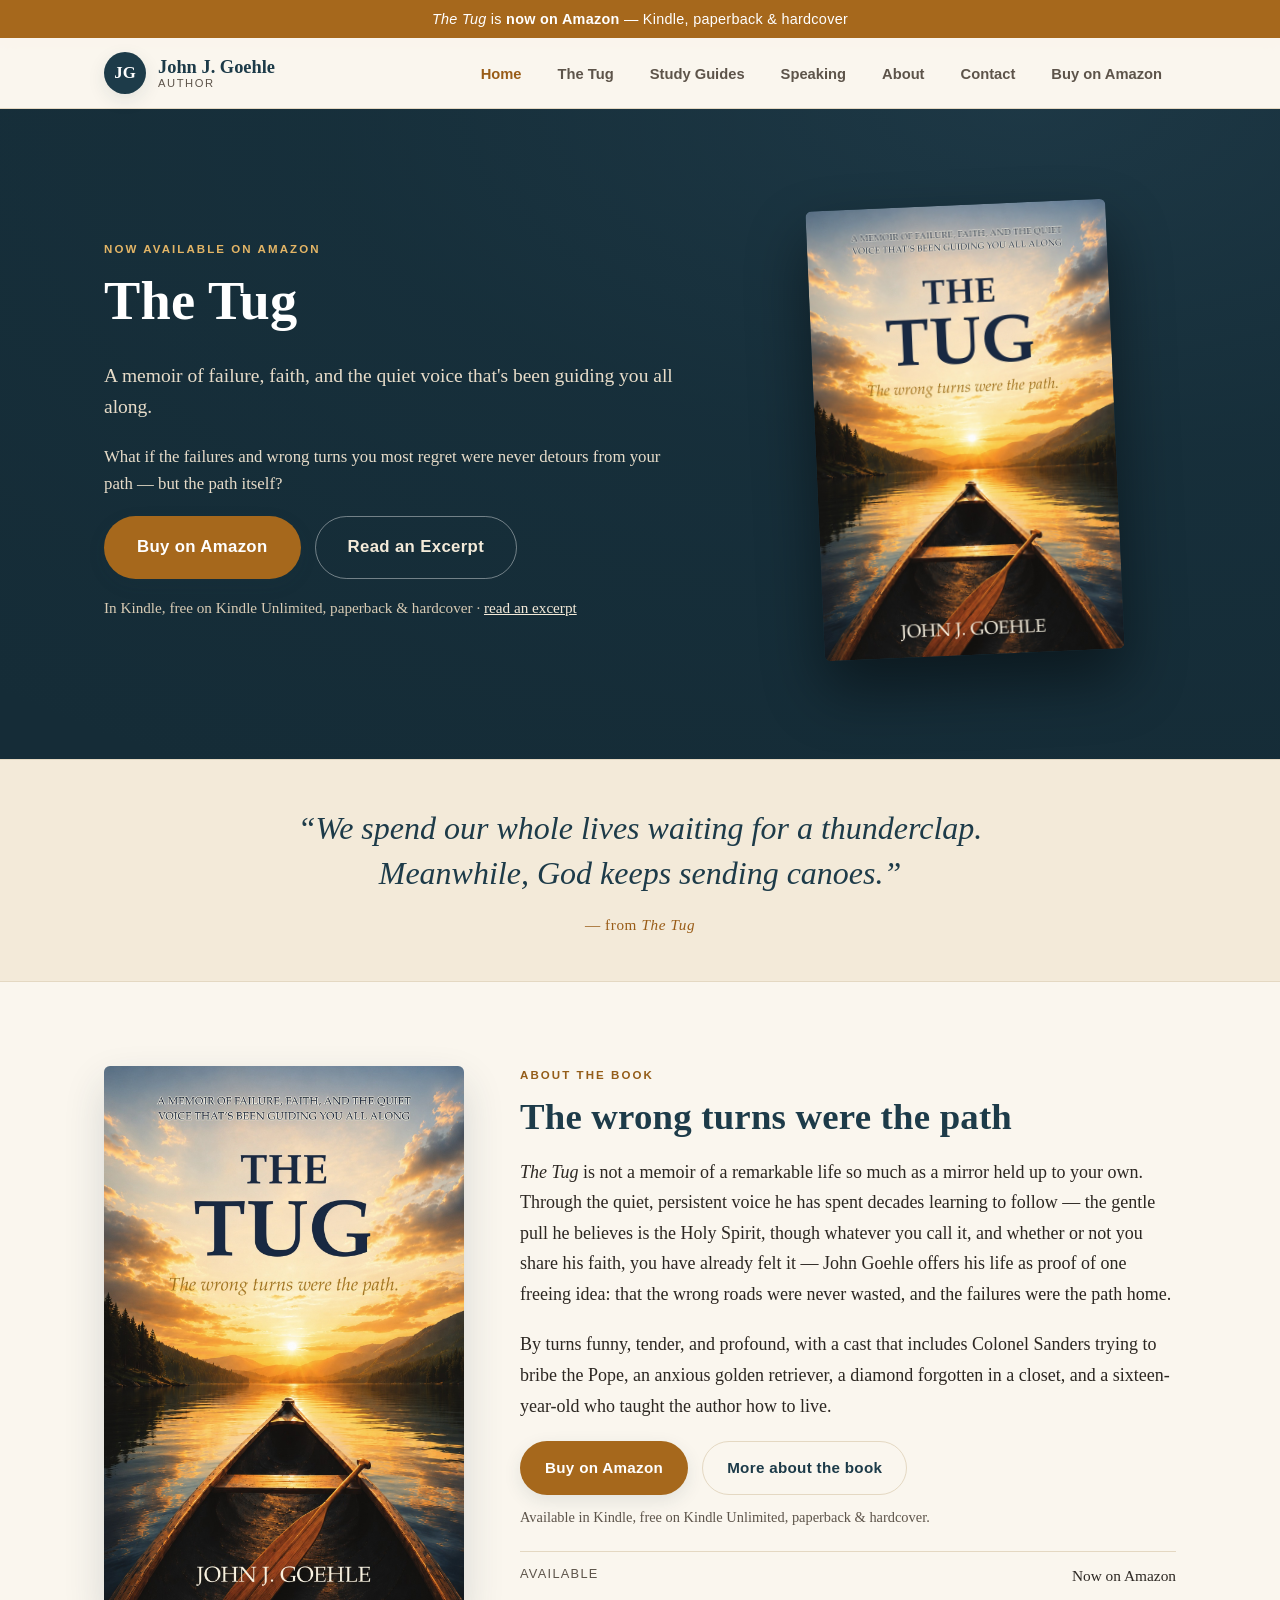
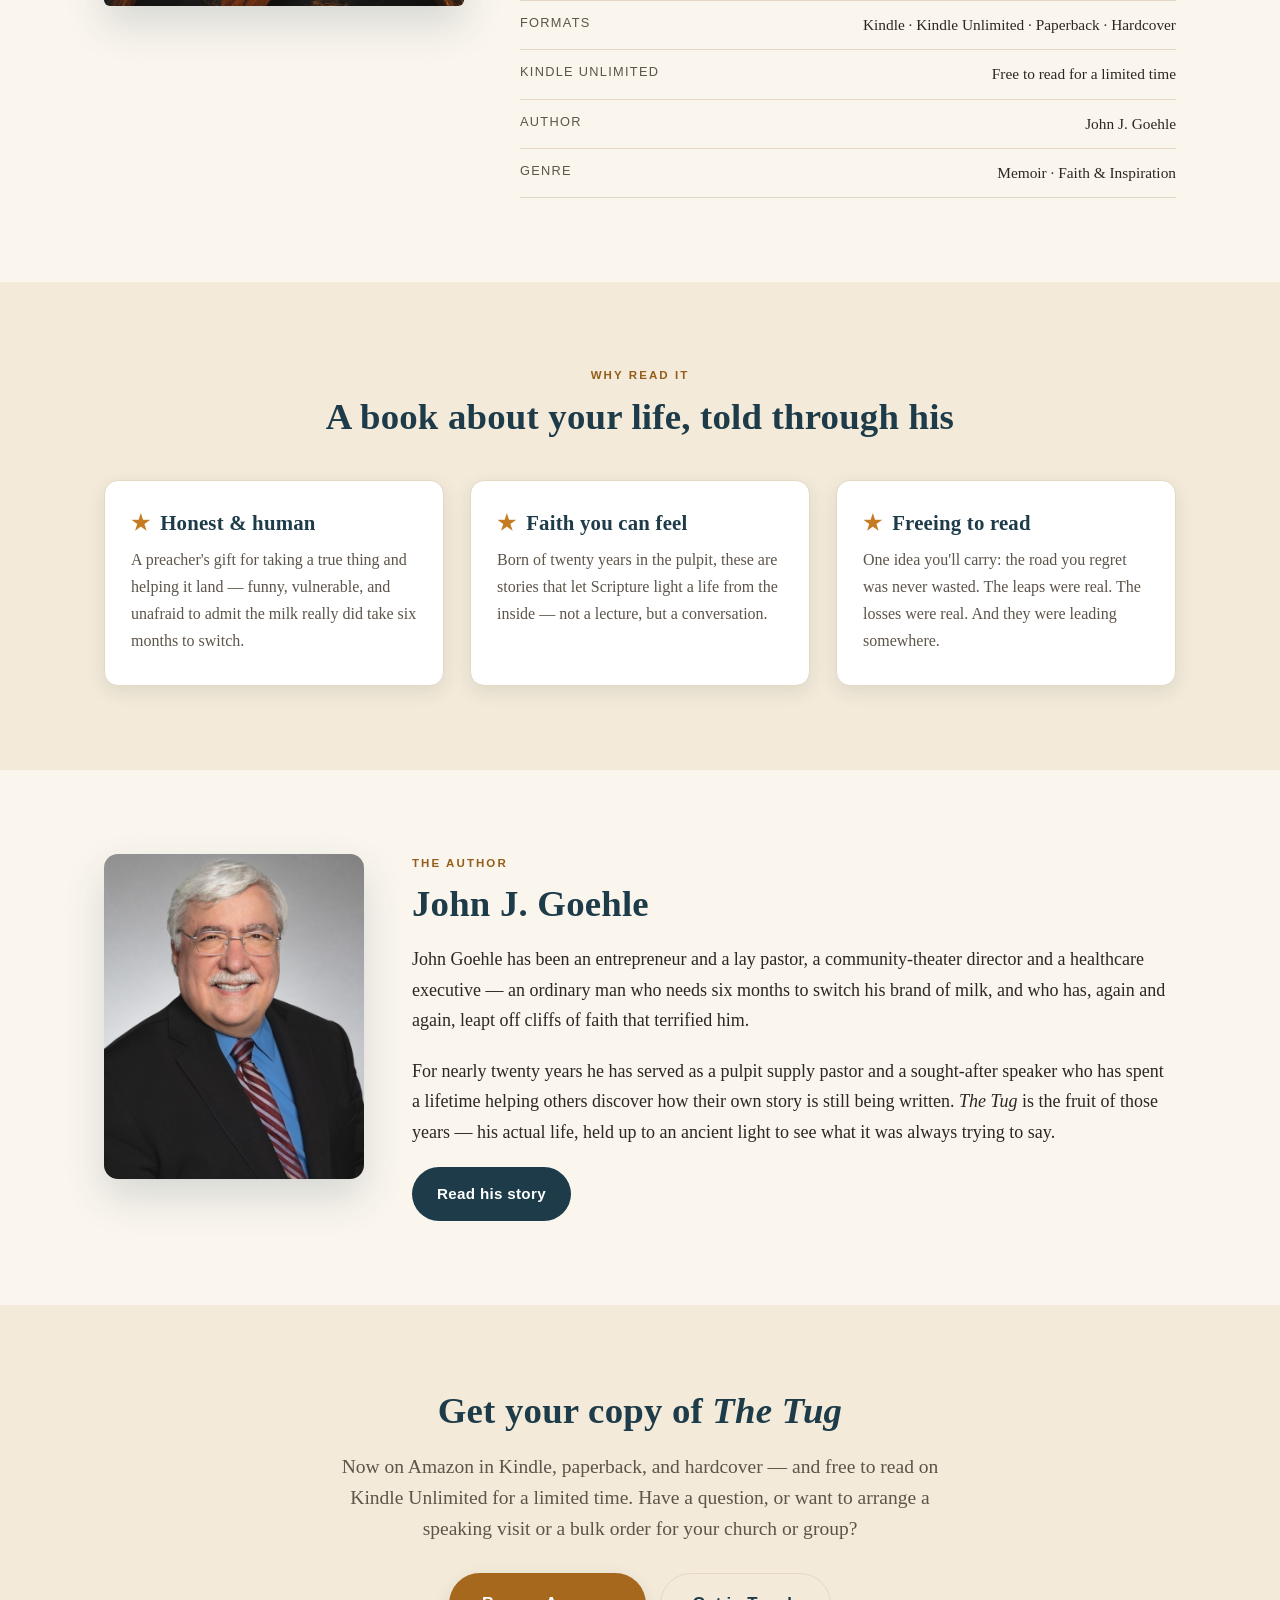
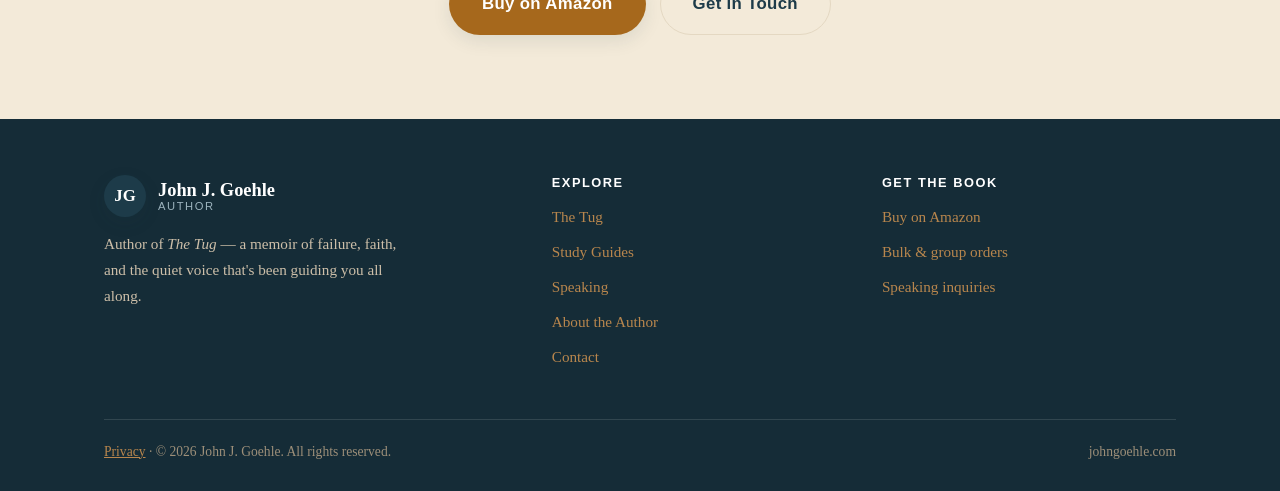
<file: index.html>
<!DOCTYPE html>
<html lang="en">
<head>
  <meta charset="UTF-8">
  <meta name="viewport" content="width=device-width, initial-scale=1.0">
  <meta name="google-site-verification" content="xqgSXVV2yTOkCKSknoQzQ6HR1YEVQMZvLcRv1SmHhfg">
  <title>The Tug — A Memoir by John J. Goehle</title>
  <meta name="description" content="The Tug by John J. Goehle — a memoir of failure, faith, and the quiet voice that's been guiding you all along. Out now on Amazon in Kindle, paperback, and hardcover.">
  <link rel="canonical" href="https://johngoehle.com/">
  <meta property="og:title" content="The Tug — A Memoir by John J. Goehle">
  <meta property="og:description" content="The Tug by John J. Goehle — a memoir of failure, faith, and the quiet voice that's been guiding you all along. Out now on Amazon in Kindle, paperback, and hardcover.">
  <meta property="og:type" content="book">
  <meta property="og:url" content="https://johngoehle.com/">
  <meta property="og:image" content="https://johngoehle.com/assets/the-tug-cover.jpg">
  <link rel="icon" type="image/svg+xml" href="/assets/favicon.svg">
  <link rel="stylesheet" href="/css/styles.css?v=20260815b">
  <meta name="robots" content="index, follow, max-image-preview:large">
  <meta property="og:site_name" content="John J. Goehle, Author">
  <meta name="twitter:card" content="summary_large_image">
  <script type="application/ld+json">{"@context":"https://schema.org","@type":"Book","@id":"https://johngoehle.com/#book","name":"The Tug","author":{"@type":"Person","@id":"https://goehle.net/#person","name":"John J. Goehle","sameAs":["https://www.amazon.com/author/johngoehle","https://goehle.net/"]},"isbn":"9798184505862","inLanguage":"en","datePublished":"2026-08-05","bookEdition":"First Edition","genre":["Memoir","Faith & Inspiration"],"url":"https://johngoehle.com/","image":"https://johngoehle.com/assets/the-tug-cover.jpg","description":"The Tug, a memoir of failure, faith, and the quiet voice that's been guiding you all along — by John J. Goehle. What if the wrong turns you most regret were never detours from your path, but the path itself?","offers":{"@type":"Offer","availability":"https://schema.org/InStock","url":"https://www.amazon.com/dp/B0H9GHD57B"}}</script>
  <script type="application/ld+json">{"@context":"https://schema.org","@type":"FAQPage","mainEntity":[{"@type":"Question","name":"What is The Tug about?","acceptedAnswer":{"@type":"Answer","text":"The Tug is a memoir of failure, faith, and the quiet voice that has been guiding you all along. It is less the story of a remarkable life than a mirror held up to your own, built on a simple question: what if the wrong turns you most regret were never detours from your path, but the path itself?"}},{"@type":"Question","name":"Who wrote The Tug?","acceptedAnswer":{"@type":"Answer","text":"John J. Goehle — an author, speaker, and pulpit supply pastor who has also been an entrepreneur, a community-theater director, and a healthcare executive. The book draws on decades of following the quiet, persistent pull he believes is the Holy Spirit."}},{"@type":"Question","name":"Where can I buy The Tug?","acceptedAnswer":{"@type":"Answer","text":"The Tug is available now on Amazon in Kindle, paperback, and hardcover, and is free to read on Kindle Unlimited for a limited time."}},{"@type":"Question","name":"Is The Tug a religious book?","acceptedAnswer":{"@type":"Answer","text":"Faith runs through it, but it is written for anyone. The questions it raises are about your own life rather than any particular theology, so readers of any background — faith-based or not — find it speaks to them."}},{"@type":"Question","name":"Are there study guides for The Tug?","acceptedAnswer":{"@type":"Answer","text":"Yes. There are two free companion guides — a book-club discussion guide and a ten-session Bible study — for reading circles, small groups, and Sunday school classes. Both are free to read, print, and share."}},{"@type":"Question","name":"Can John Goehle speak at my event?","acceptedAnswer":{"@type":"Answer","text":"Yes. John speaks to churches, groups, and events, combining a preacher's timing with a businessman's plain talk. You can check availability through the Speaking page on johngoehle.com."}}]}</script>
</head>
<body>


  <a class="skip-link" href="#main">Skip to main content</a>
  <div class="announce"><em>The Tug</em> is <strong>now on Amazon</strong> &mdash; Kindle, paperback &amp; hardcover</div>

  <!-- HEADER -->
  <header class="site-header">
    <nav class="nav" aria-label="Primary">
      <a class="brand" href="/" aria-current="page">
        <span class="brand__mark">JG</span>
        <span class="brand__text">
          <span class="brand__name">John&nbsp;J.&nbsp;Goehle</span>
          <span class="brand__tag">Author</span>
        </span>
      </a>
      <button class="nav-toggle" aria-label="Toggle menu" aria-expanded="false" aria-controls="nav-links">&#9776;</button>
      <ul class="nav-links" id="nav-links">
        <li><a href="/" class="active" aria-current="page">Home</a></li>
        <li><a href="/the-tug">The Tug</a></li>
        <li><a href="/study-guides">Study Guides</a></li>
        <li><a href="/speaking">Speaking</a></li>
        <li><a href="/about">About</a></li>
        <li><a href="/contact">Contact</a></li>
        <li><a href="https://www.amazon.com/dp/B0H9GHD57B" target="_blank" rel="noopener">Buy on Amazon</a></li>
      </ul>
    </nav>
  </header>

  <main id="main">

  <!-- HERO -->
  <section class="hero">
    <div class="container hero__grid">
      <div>
        <p class="eyebrow">Now available on Amazon</p>
        <h1>The Tug</h1>
        <p class="lead">A memoir of failure, faith, and the quiet voice that's been guiding you all along.</p>
        <p class="lead" style="font-size:1.05rem">What if the failures and wrong turns you most regret were never detours from your path&nbsp;— but the path itself?</p>
        <div class="btn-row">
          <a class="btn btn--primary btn--lg" href="https://www.amazon.com/dp/B0H9GHD57B" target="_blank" rel="noopener">Buy on Amazon</a>
          <a class="btn btn--ghost btn--lg" style="color:#f3ead9;border-color:rgba(255,255,255,.4)" href="/the-tug">Read an Excerpt</a>
        </div>
        <p style="margin:16px 0 0;font-size:.95rem;color:#d8cbb4">In Kindle, free on Kindle Unlimited, paperback &amp; hardcover &middot; <a href="/the-tug" style="color:#f3ead9;text-decoration:underline">read an excerpt</a></p>
      </div>
      <div class="hero__art">
        <img src="/assets/the-tug-cover.jpg" alt="The Tug, a memoir by John J. Goehle — book cover showing a canoe on a still lake at sunrise" decoding="async" width="1200" height="1800">
      </div>
    </div>
  </section>

  <!-- PULL QUOTE -->
  <section class="pull section--tight">
    <div class="container">
      <blockquote>
        &ldquo;We spend our whole lives waiting for a thunderclap. Meanwhile, God keeps sending canoes.&rdquo;
        <cite>— from <em>The Tug</em></cite>
      </blockquote>
    </div>
  </section>

  <!-- THE BOOK -->
  <section class="section" id="buy">
    <div class="container">
      <div class="feature__grid">
        <div class="feature__cover">
          <div class="cover-frame">
            <img src="/assets/the-tug-cover.jpg" alt="The Tug book cover" loading="lazy" decoding="async" width="1200" height="1800">
          </div>
        </div>
        <div>
          <p class="eyebrow">About the Book</p>
          <h2>The wrong turns were the path</h2>
          <p><em>The Tug</em> is not a memoir of a remarkable life so much as a mirror held up to your own. Through the quiet, persistent voice he has spent decades learning to follow&nbsp;— the gentle pull he believes is the Holy Spirit, though whatever you call it, and whether or not you share his faith, you have already felt it&nbsp;— John Goehle offers his life as proof of one freeing idea: that the wrong roads were never wasted, and the failures were the path home.</p>
          <p>By turns funny, tender, and profound, with a cast that includes Colonel Sanders trying to bribe the Pope, an anxious golden retriever, a diamond forgotten in a closet, and a sixteen-year-old who taught the author how to live.</p>
          <div class="btn-row" style="margin-top:6px">
            <a class="btn btn--primary" href="https://www.amazon.com/dp/B0H9GHD57B" target="_blank" rel="noopener">Buy on Amazon</a>
            <a class="btn btn--ghost" href="/the-tug">More about the book</a>
          </div>
          <p style="margin:10px 0 0;font-size:.9rem;color:var(--ink-soft)">Available in Kindle, free on Kindle Unlimited, paperback &amp; hardcover.</p>
          <ul class="meta-list">
            <li><span>Available</span><span>Now on Amazon</span></li>
            <li><span>Formats</span><span>Kindle &middot; Kindle Unlimited &middot; Paperback &middot; Hardcover</span></li>
            <li><span>Kindle Unlimited</span><span>Free to read for a limited time</span></li>
            <li><span>Author</span><span>John J. Goehle</span></li>
            <li><span>Genre</span><span>Memoir &middot; Faith &amp; Inspiration</span></li>
          </ul>
        </div>
      </div>
    </div>
  </section>

  <!-- WHY READ -->
  <section class="section section--alt">
    <div class="container">
      <div class="text-center center-narrow" style="margin-bottom:42px">
        <p class="eyebrow">Why read it</p>
        <h2>A book about your life, told through his</h2>
      </div>
      <div class="grid-3">
        <div class="card">
          <h3><span class="card__icon">&#9733;</span>Honest &amp; human</h3>
          <p>A preacher's gift for taking a true thing and helping it land&nbsp;— funny, vulnerable, and unafraid to admit the milk really did take six months to switch.</p>
        </div>
        <div class="card">
          <h3><span class="card__icon">&#9733;</span>Faith you can feel</h3>
          <p>Born of twenty years in the pulpit, these are stories that let Scripture light a life from the inside&nbsp;— not a lecture, but a conversation.</p>
        </div>
        <div class="card">
          <h3><span class="card__icon">&#9733;</span>Freeing to read</h3>
          <p>One idea you'll carry: the road you regret was never wasted. The leaps were real. The losses were real. And they were leading somewhere.</p>
        </div>
      </div>
    </div>
  </section>

  <!-- ABOUT TEASER -->
  <section class="section">
    <div class="container author__grid">
      <div class="author__photo">
        <img src="/assets/author-john-goehle.jpg" alt="John J. Goehle" loading="lazy" decoding="async" width="600" height="750">
      </div>
      <div>
        <p class="eyebrow">The Author</p>
        <h2>John J. Goehle</h2>
        <p>John Goehle has been an entrepreneur and a lay pastor, a community-theater director and a healthcare executive&nbsp;— an ordinary man who needs six months to switch his brand of milk, and who has, again and again, leapt off cliffs of faith that terrified him.</p>
        <p>For nearly twenty years he has served as a pulpit supply pastor and a sought-after speaker who has spent a lifetime helping others discover how their own story is still being written. <em>The Tug</em> is the fruit of those years&nbsp;— his actual life, held up to an ancient light to see what it was always trying to say.</p>
        <div class="btn-row">
          <a class="btn btn--solid" href="/about">Read his story</a>
        </div>
      </div>
    </div>
  </section>

  <!-- CTA -->
  <section class="section section--alt">
    <div class="container text-center center-narrow">
      <h2>Get your copy of <em>The Tug</em></h2>
      <p class="lead" style="margin:0 auto 28px">Now on Amazon in Kindle, paperback, and hardcover&nbsp;— and free to read on Kindle Unlimited for a limited time. Have a question, or want to arrange a speaking visit or a bulk order for your church or group?</p>
      <div class="btn-row" style="justify-content:center">
        <a class="btn btn--primary btn--lg" href="https://www.amazon.com/dp/B0H9GHD57B" target="_blank" rel="noopener">Buy on Amazon</a>
        <a class="btn btn--ghost btn--lg" href="/contact">Get in Touch</a>
      </div>
    </div>
  </section>

  <!-- FOOTER -->
  </main>

  <footer class="site-footer">
    <div class="container">
      <div class="footer-grid">
        <div>
          <a class="brand" href="/" style="margin-bottom:14px" aria-current="page">
            <span class="brand__mark">JG</span>
            <span class="brand__text">
              <span class="brand__name" style="color:#fff">John J. Goehle</span>
              <span class="brand__tag" style="color:#9db4be">Author</span>
            </span>
          </a>
          <p style="max-width:40ch">Author of <em>The Tug</em> — a memoir of failure, faith, and the quiet voice that's been guiding you all along.</p>
        </div>
        <div>
          <h3>Explore</h3>
          <ul class="footer-links">
            <li><a href="/the-tug">The Tug</a></li>
            <li><a href="/study-guides">Study Guides</a></li>
            <li><a href="/speaking">Speaking</a></li>
            <li><a href="/about">About the Author</a></li>
            <li><a href="/contact">Contact</a></li>
          </ul>
        </div>
        <div>
          <h3>Get the Book</h3>
          <ul class="footer-links">
            <li><a href="https://www.amazon.com/dp/B0H9GHD57B" target="_blank" rel="noopener">Buy on Amazon</a></li>
            <li><a href="/contact?reason=Bulk%20%2F%20group%20order">Bulk &amp; group orders</a></li>
            <li><a href="/contact?reason=Speaking%20inquiry">Speaking inquiries</a></li>
          </ul>
        </div>
      </div>
      <div class="footer-bottom">
        <span><a href="/privacy">Privacy</a> &middot; &copy; 2026 John J. Goehle. All rights reserved.</span>
        <span>johngoehle.com</span>
      </div>
    </div>
  </footer>

  <script>
    var t = document.querySelector('.nav-toggle');
    var m = document.querySelector('.nav-links');
    if (t) t.addEventListener('click', function () {
      var open = m.classList.toggle('open');
      t.setAttribute('aria-expanded', open);
    });
  </script>
</body>
</html>
</file>
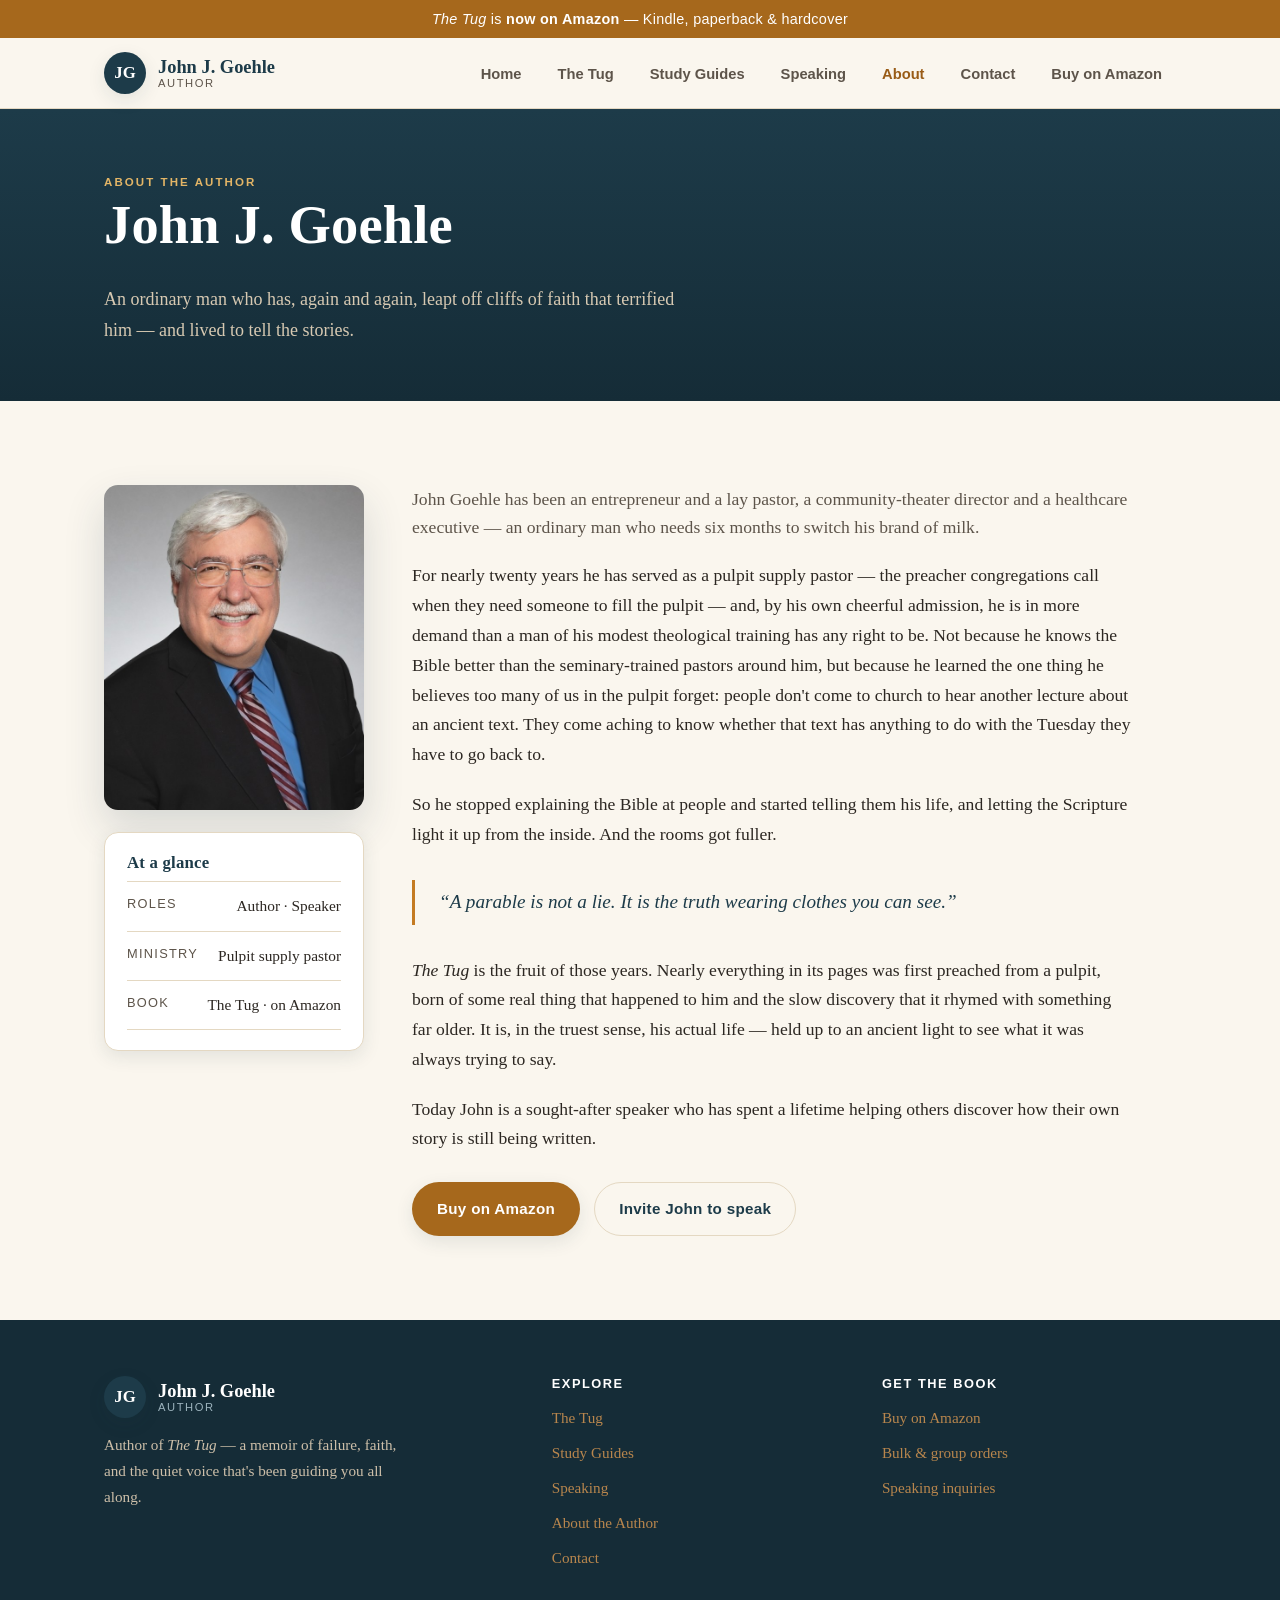
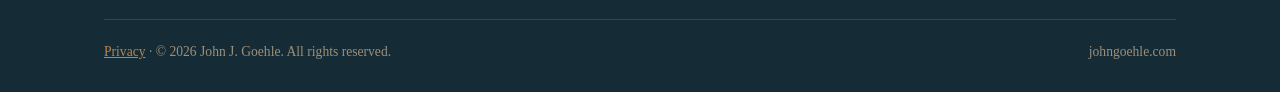
<file: about.html>
<!DOCTYPE html>
<html lang="en">
<head>
  <meta charset="UTF-8">
  <meta name="viewport" content="width=device-width, initial-scale=1.0">
  <title>About John J. Goehle | Author of The Tug</title>
  <meta name="description" content="John J. Goehle — author of The Tug, speaker, and pulpit supply pastor, who has also been an entrepreneur, theatre director, and healthcare executive.">
  <link rel="canonical" href="https://johngoehle.com/about">
  <link rel="icon" type="image/svg+xml" href="/assets/favicon.svg">
  <link rel="stylesheet" href="/css/styles.css?v=20260815b">
  <meta name="robots" content="index, follow, max-image-preview:large">
  <meta property="og:title" content="About John J. Goehle | Author of The Tug">
  <meta property="og:description" content="John J. Goehle — author of The Tug, speaker, and pulpit supply pastor, who has also been an entrepreneur, theatre director, and healthcare executive.">
  <meta property="og:type" content="website">
  <meta property="og:url" content="https://johngoehle.com/about">
  <meta property="og:site_name" content="John J. Goehle, Author">
  <meta property="og:image" content="https://johngoehle.com/assets/the-tug-cover.jpg">
  <meta name="twitter:card" content="summary_large_image">
  <script type="application/ld+json">{"@context":"https://schema.org","@type":"BreadcrumbList","itemListElement":[{"@type":"ListItem","position":1,"name":"Home","item":"https://johngoehle.com/"},{"@type":"ListItem","position":2,"name":"About","item":"https://johngoehle.com/about"}]}</script>
</head>
<body>


  <a class="skip-link" href="#main">Skip to main content</a>
  <div class="announce"><em>The Tug</em> is <strong>now on Amazon</strong> &mdash; Kindle, paperback &amp; hardcover</div>

  <header class="site-header">
    <nav class="nav" aria-label="Primary">
      <a class="brand" href="/">
        <span class="brand__mark">JG</span>
        <span class="brand__text">
          <span class="brand__name">John&nbsp;J.&nbsp;Goehle</span>
          <span class="brand__tag">Author</span>
        </span>
      </a>
      <button class="nav-toggle" aria-label="Toggle menu" aria-expanded="false" aria-controls="nav-links">&#9776;</button>
      <ul class="nav-links" id="nav-links">
        <li><a href="/">Home</a></li>
        <li><a href="/the-tug">The Tug</a></li>
        <li><a href="/study-guides">Study Guides</a></li>
        <li><a href="/speaking">Speaking</a></li>
        <li><a href="/about" class="active" aria-current="page">About</a></li>
        <li><a href="/contact">Contact</a></li>
        <li><a href="https://www.amazon.com/dp/B0H9GHD57B" target="_blank" rel="noopener">Buy on Amazon</a></li>
      </ul>
    </nav>
  </header>

  <main id="main">

  <section class="pagehead">
    <div class="container">
      <p class="eyebrow">About the Author</p>
      <h1>John J. Goehle</h1>
      <p>An ordinary man who has, again and again, leapt off cliffs of faith that terrified him&nbsp;— and lived to tell the stories.</p>
    </div>
  </section>

  <section class="section">
    <div class="container author__grid">
      <div class="author__photo">
        <img src="/assets/author-john-goehle.jpg" alt="John J. Goehle" width="600" height="750">
        <div class="card" style="margin-top:22px;padding:20px 22px">
          <h2 class="mt-0" style="font-size:1.05rem">At a glance</h2>
          <ul class="meta-list" style="margin-top:6px">
            <li><span>Roles</span><span>Author &middot; Speaker</span></li>
            <li><span>Ministry</span><span>Pulpit supply pastor</span></li>
            <li><span>Book</span><span>The Tug &middot; on Amazon</span></li>
          </ul>
        </div>
      </div>
      <div class="prose" style="margin:0">
        <p class="lead">John Goehle has been an entrepreneur and a lay pastor, a community-theater director and a healthcare executive&nbsp;— an ordinary man who needs six months to switch his brand of milk.</p>

        <p>For nearly twenty years he has served as a pulpit supply pastor&nbsp;— the preacher congregations call when they need someone to fill the pulpit&nbsp;— and, by his own cheerful admission, he is in more demand than a man of his modest theological training has any right to be. Not because he knows the Bible better than the seminary-trained pastors around him, but because he learned the one thing he believes too many of us in the pulpit forget: people don't come to church to hear another lecture about an ancient text. They come aching to know whether that text has anything to do with the Tuesday they have to go back to.</p>

        <p>So he stopped explaining the Bible at people and started telling them his life, and letting the Scripture light it up from the inside. And the rooms got fuller.</p>

        <blockquote>&ldquo;A parable is not a lie. It is the truth wearing clothes you can see.&rdquo;</blockquote>

        <p><em>The Tug</em> is the fruit of those years. Nearly everything in its pages was first preached from a pulpit, born of some real thing that happened to him and the slow discovery that it rhymed with something far older. It is, in the truest sense, his actual life&nbsp;— held up to an ancient light to see what it was always trying to say.</p>

        <p>Today John is a sought-after speaker who has spent a lifetime helping others discover how their own story is still being written.</p>

        <div class="btn-row" style="margin-top:28px">
          <a class="btn btn--primary" href="https://www.amazon.com/dp/B0H9GHD57B" target="_blank" rel="noopener">Buy on Amazon</a>
          <a class="btn btn--ghost" href="/speaking">Invite John to speak</a>
        </div>
      </div>
    </div>
  </section>

  </main>


  <footer class="site-footer">
    <div class="container">
      <div class="footer-grid">
        <div>
          <a class="brand" href="/" style="margin-bottom:14px">
            <span class="brand__mark">JG</span>
            <span class="brand__text">
              <span class="brand__name" style="color:#fff">John J. Goehle</span>
              <span class="brand__tag" style="color:#9db4be">Author</span>
            </span>
          </a>
          <p style="max-width:40ch">Author of <em>The Tug</em> — a memoir of failure, faith, and the quiet voice that's been guiding you all along.</p>
        </div>
        <div>
          <h3>Explore</h3>
          <ul class="footer-links">
            <li><a href="/the-tug">The Tug</a></li>
            <li><a href="/study-guides">Study Guides</a></li>
            <li><a href="/speaking">Speaking</a></li>
            <li><a href="/about" aria-current="page">About the Author</a></li>
            <li><a href="/contact">Contact</a></li>
          </ul>
        </div>
        <div>
          <h3>Get the Book</h3>
          <ul class="footer-links">
            <li><a href="https://www.amazon.com/dp/B0H9GHD57B" target="_blank" rel="noopener">Buy on Amazon</a></li>
            <li><a href="/contact?reason=Bulk%20%2F%20group%20order">Bulk &amp; group orders</a></li>
            <li><a href="/contact?reason=Speaking%20inquiry">Speaking inquiries</a></li>
          </ul>
        </div>
      </div>
      <div class="footer-bottom">
        <span><a href="/privacy">Privacy</a> &middot; &copy; 2026 John J. Goehle. All rights reserved.</span>
        <span>johngoehle.com</span>
      </div>
    </div>
  </footer>

  <script>
    var t = document.querySelector('.nav-toggle');
    var m = document.querySelector('.nav-links');
    if (t) t.addEventListener('click', function () {
      var open = m.classList.toggle('open');
      t.setAttribute('aria-expanded', open);
    });
  </script>
</body>
</html>
</file>
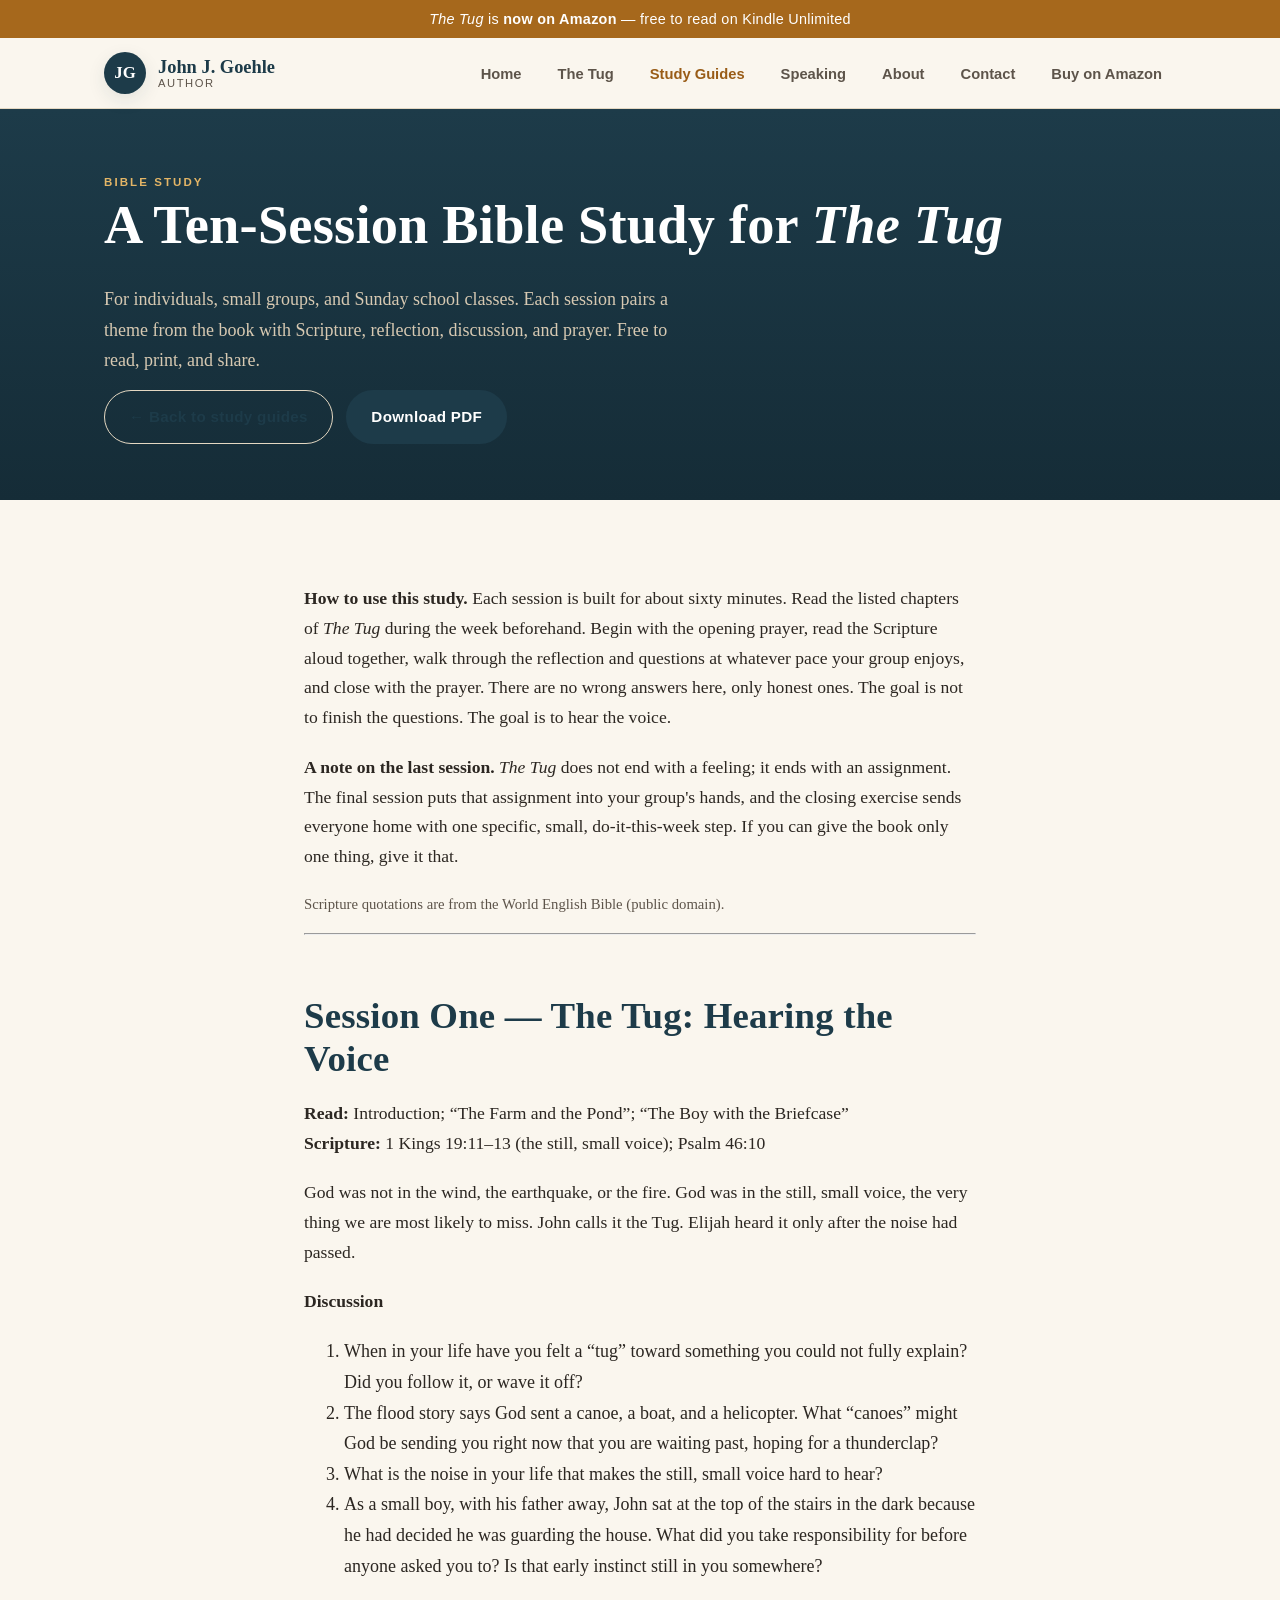
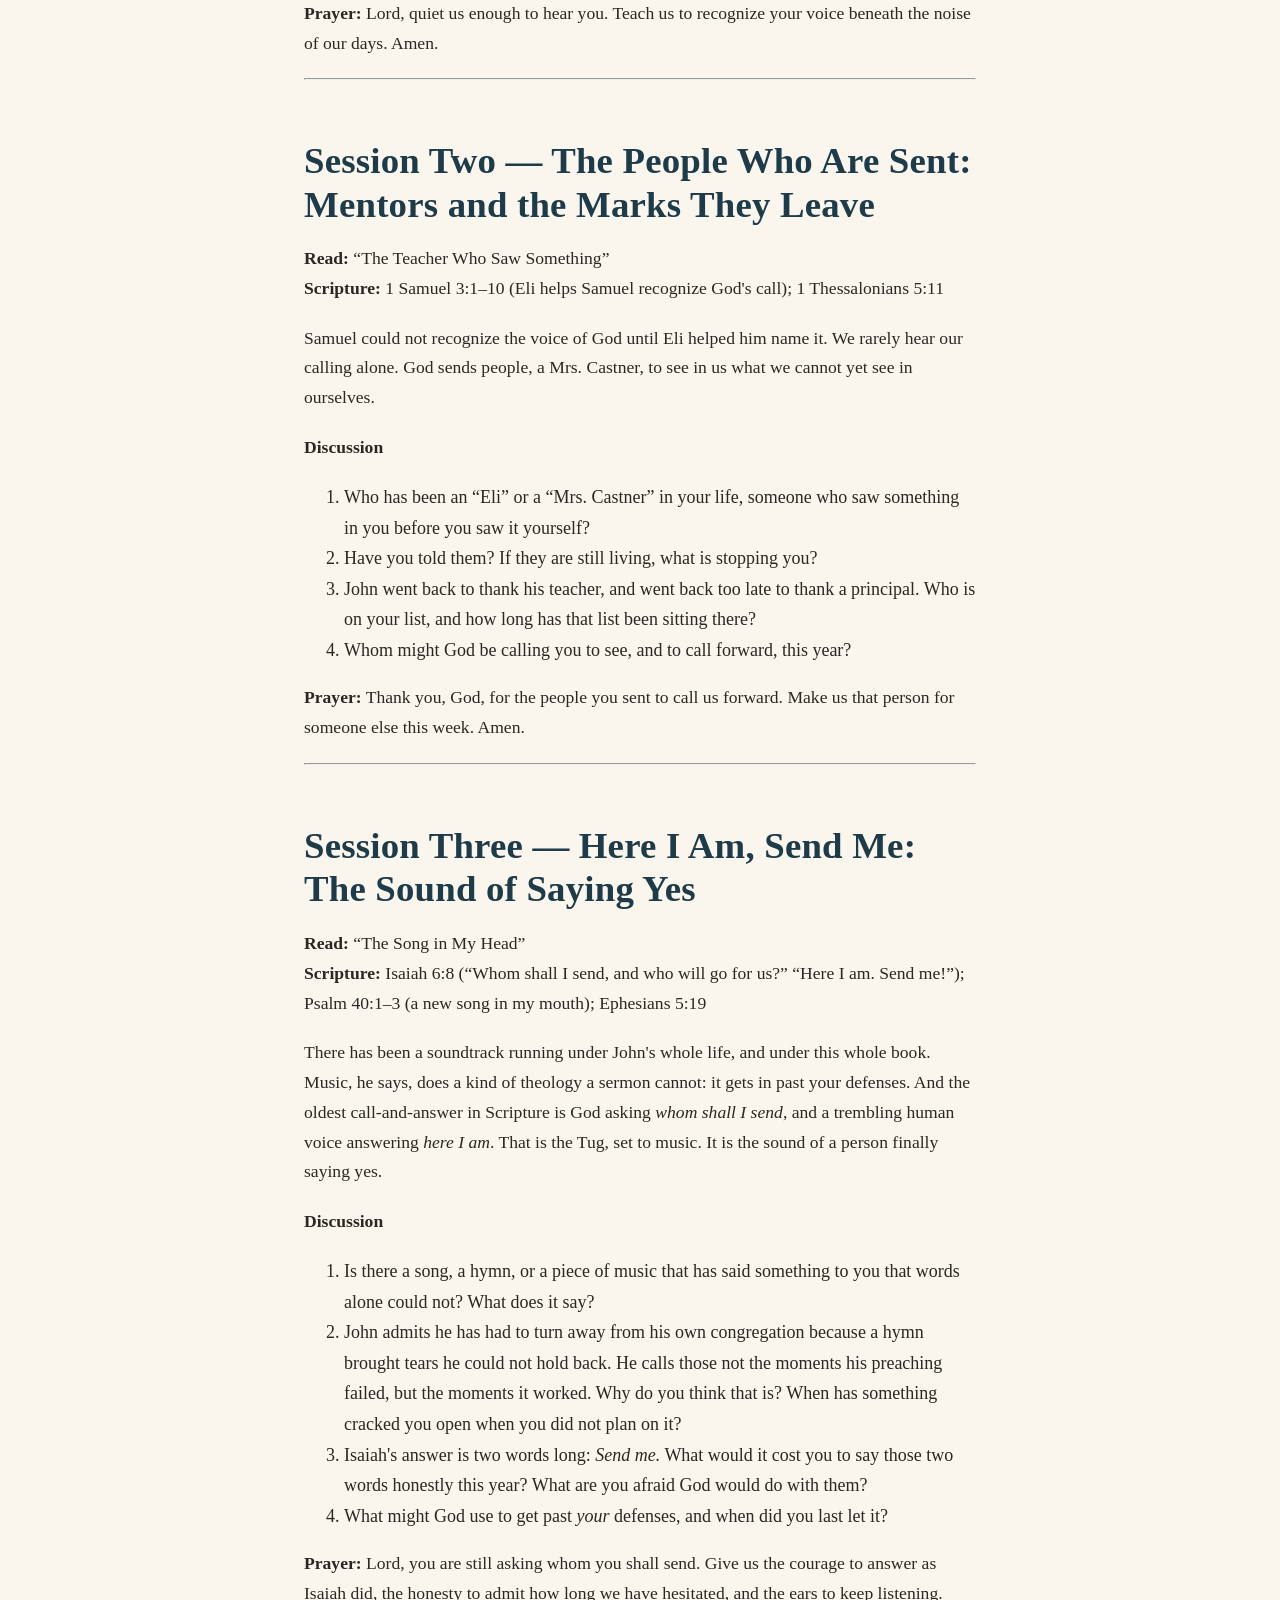
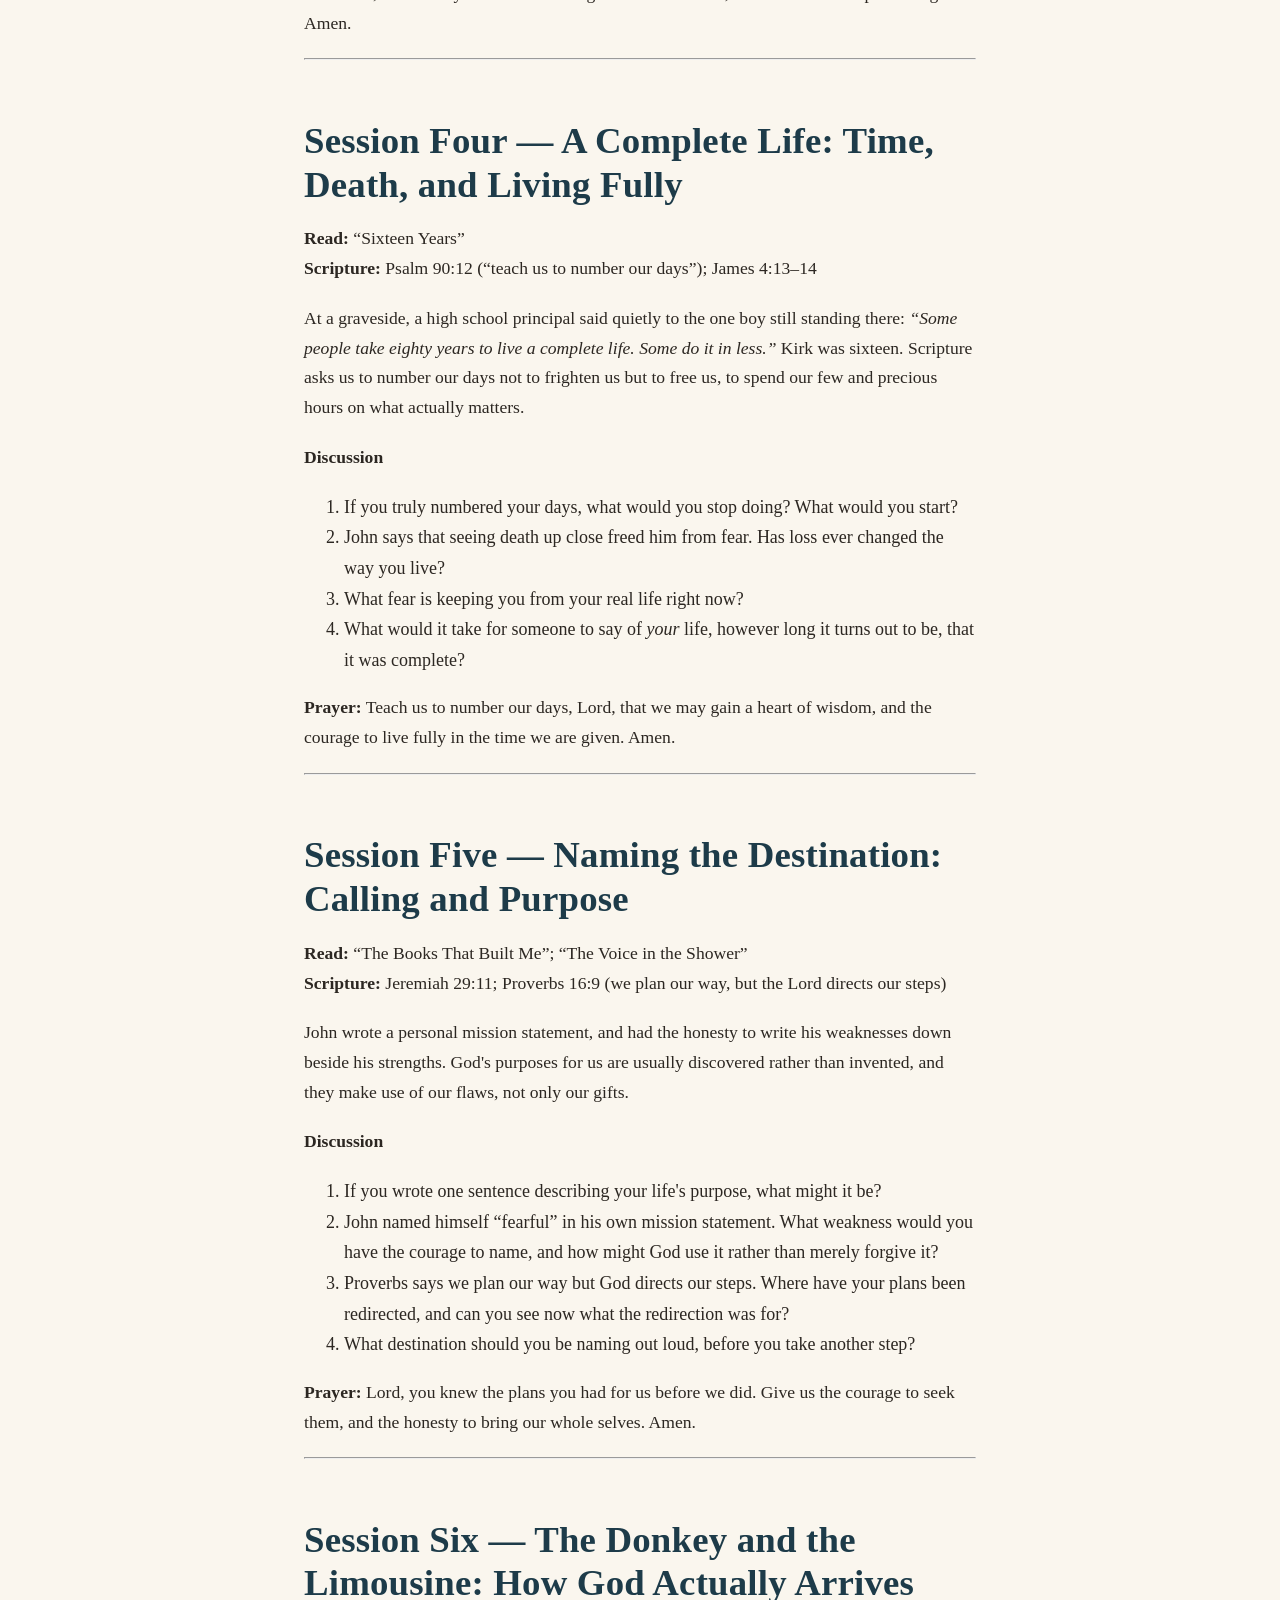
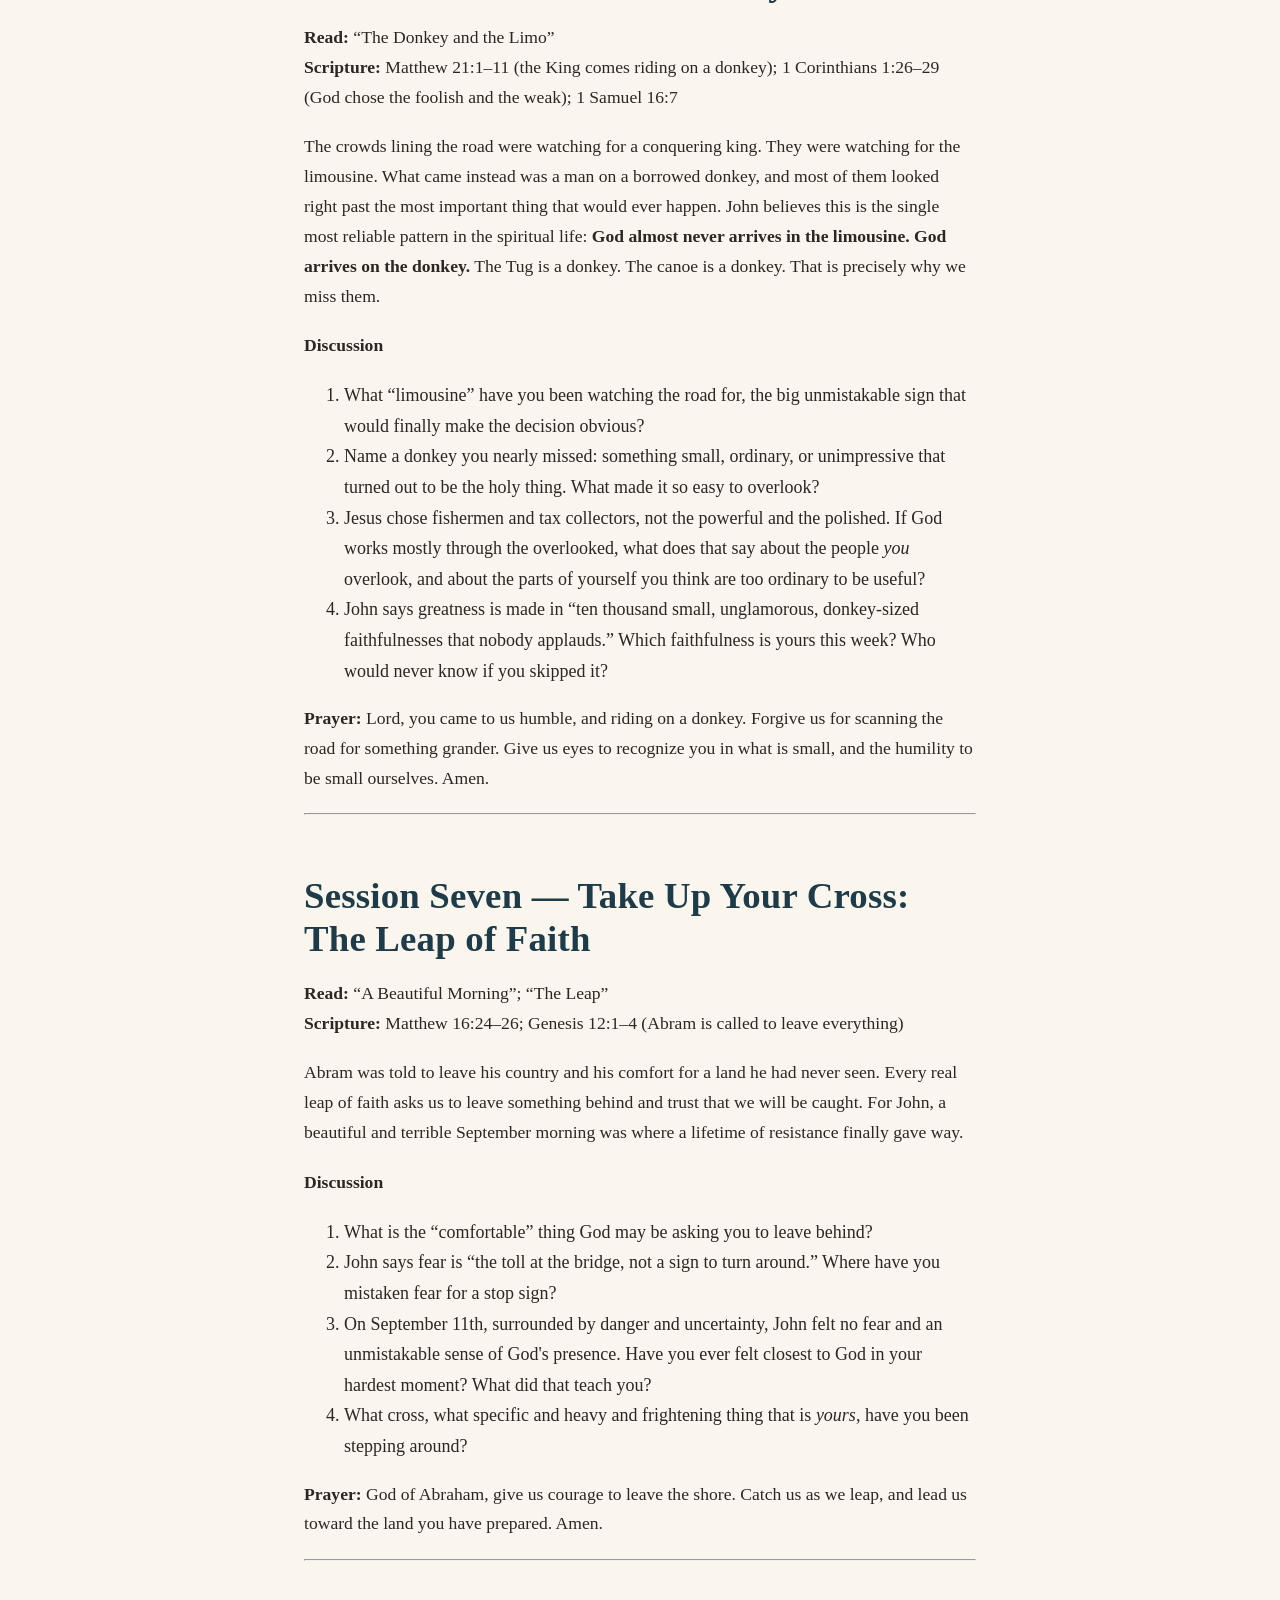
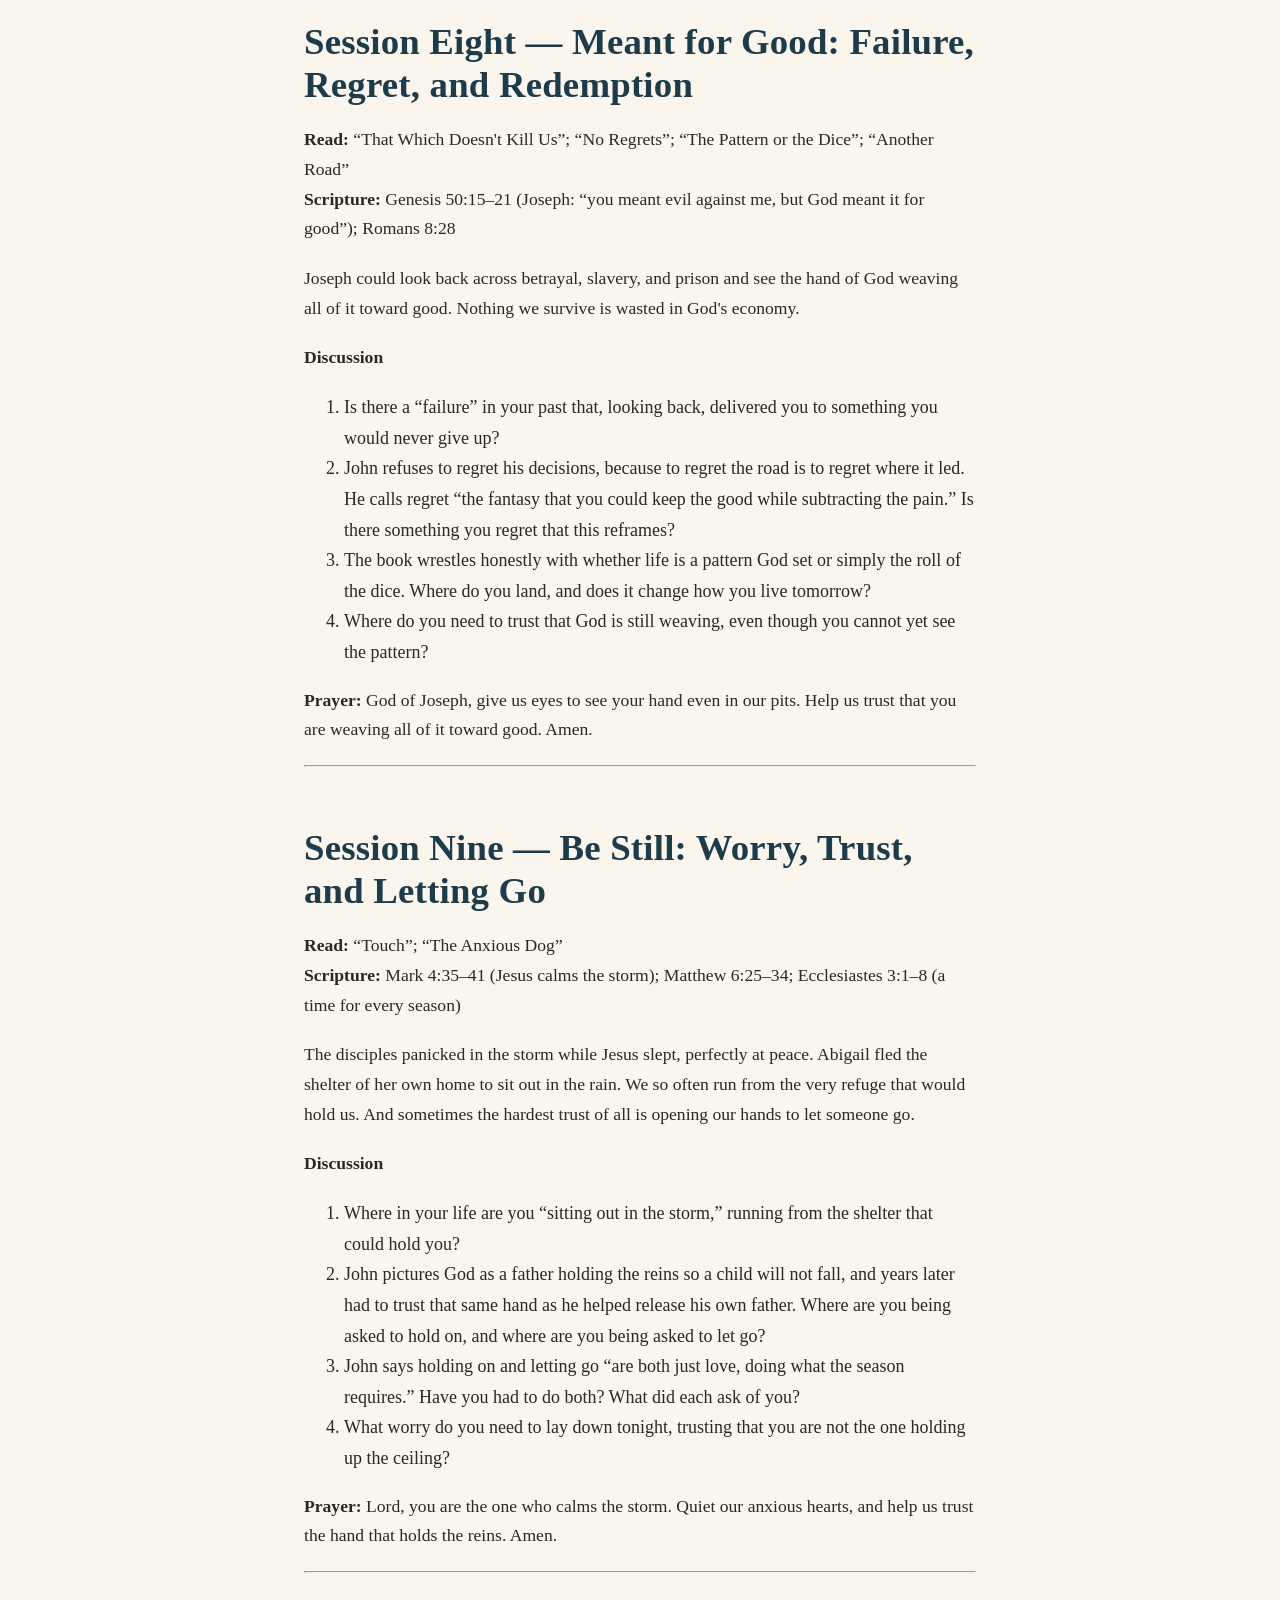
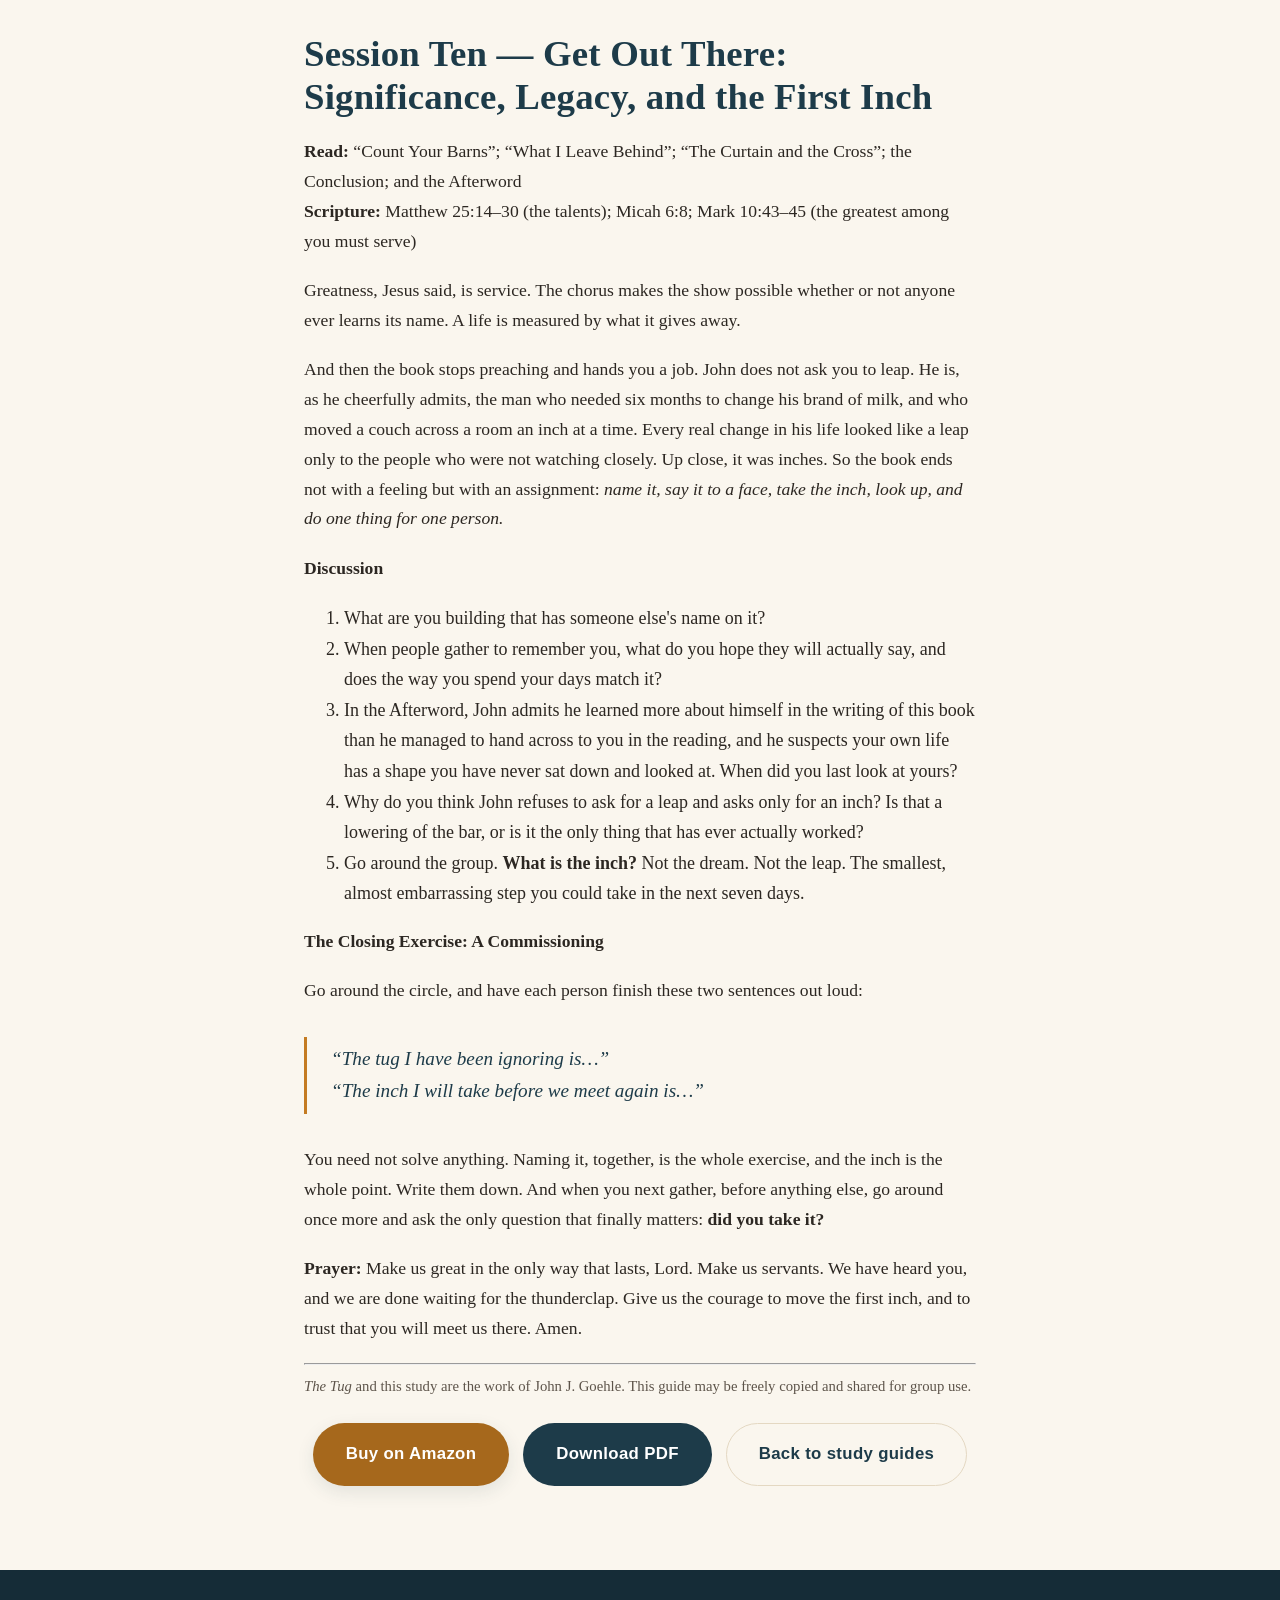
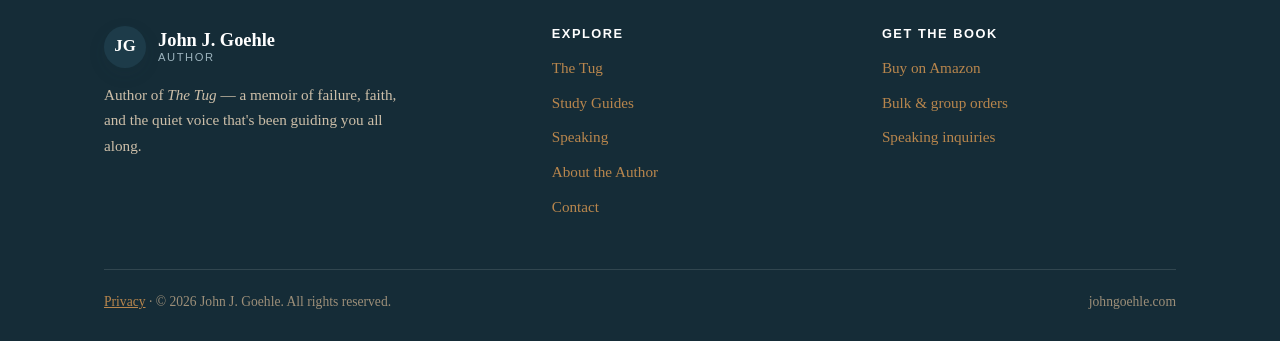
<file: bible-study.html>
<!DOCTYPE html>
<html lang="en">
<head>
  <meta charset="UTF-8">
  <meta name="viewport" content="width=device-width, initial-scale=1.0">
  <title>A Ten-Session Bible Study for The Tug | John J. Goehle</title>
  <meta name="description" content="A free ten-session Bible study for The Tug by John J. Goehle, with scripture, discussion questions, and prayers for small groups and Sunday school classes.">
  <link rel="canonical" href="https://johngoehle.com/bible-study">
  <link rel="icon" type="image/svg+xml" href="/assets/favicon.svg">
  <link rel="stylesheet" href="/css/styles.css?v=20260815b">
  <meta name="robots" content="index, follow, max-image-preview:large">
  <meta property="og:title" content="A Ten-Session Bible Study for The Tug | John J. Goehle">
  <meta property="og:description" content="A free ten-session Bible study for The Tug by John J. Goehle, with scripture, discussion questions, and prayers for small groups and Sunday school classes.">
  <meta property="og:type" content="website">
  <meta property="og:url" content="https://johngoehle.com/bible-study">
  <meta property="og:site_name" content="John J. Goehle, Author">
  <meta property="og:image" content="https://johngoehle.com/assets/the-tug-cover.jpg">
  <meta name="twitter:card" content="summary_large_image">
  <script type="application/ld+json">{"@context":"https://schema.org","@type":"BreadcrumbList","itemListElement":[{"@type":"ListItem","position":1,"name":"Home","item":"https://johngoehle.com/"},{"@type":"ListItem","position":2,"name":"Study Guides","item":"https://johngoehle.com/study-guides"},{"@type":"ListItem","position":3,"name":"Bible Study","item":"https://johngoehle.com/bible-study"}]}</script>
</head>
<body>


  <a class="skip-link" href="#main">Skip to main content</a>
  <div class="announce"><em>The Tug</em> is <strong>now on Amazon</strong> &mdash; free to read on Kindle Unlimited</div>

  <header class="site-header">
    <nav class="nav" aria-label="Primary">
      <a class="brand" href="/">
        <span class="brand__mark">JG</span>
        <span class="brand__text">
          <span class="brand__name">John&nbsp;J.&nbsp;Goehle</span>
          <span class="brand__tag">Author</span>
        </span>
      </a>
      <button class="nav-toggle" aria-label="Toggle menu" aria-expanded="false" aria-controls="nav-links">&#9776;</button>
      <ul class="nav-links" id="nav-links">
        <li><a href="/">Home</a></li>
        <li><a href="/the-tug">The Tug</a></li>
        <li><a href="/study-guides" class="active">Study Guides</a></li>
        <li><a href="/speaking">Speaking</a></li>
        <li><a href="/about">About</a></li>
        <li><a href="/contact">Contact</a></li>
        <li><a href="https://www.amazon.com/dp/B0H9GHD57B" target="_blank" rel="noopener">Buy on Amazon</a></li>
      </ul>
    </nav>
  </header>

  <main id="main">

  <section class="pagehead">
    <div class="container">
      <p class="eyebrow">Bible Study</p>
      <h1>A Ten-Session Bible Study for <em>The Tug</em></h1>
      <p>For individuals, small groups, and Sunday school classes. Each session pairs a theme from the book with Scripture, reflection, discussion, and prayer. Free to read, print, and share.</p>
      <p style="margin-top:14px"><a class="btn btn--ghost" href="/study-guides">&larr; Back to study guides</a> &nbsp; <a class="btn btn--solid" href="/assets/the-tug-bible-study.pdf" target="_blank" rel="noopener">Download PDF</a></p>
    </div>
  </section>

  <section class="section">
    <div class="container prose">
      <p><strong>How to use this study.</strong> Each session is built for about sixty minutes. Read the listed chapters of <em>The Tug</em> during the week beforehand. Begin with the opening prayer, read the Scripture aloud together, walk through the reflection and questions at whatever pace your group enjoys, and close with the prayer. There are no wrong answers here, only honest ones. The goal is not to finish the questions. The goal is to hear the voice.</p>
      <p><strong>A note on the last session.</strong> <em>The Tug</em> does not end with a feeling; it ends with an assignment. The final session puts that assignment into your group's hands, and the closing exercise sends everyone home with one specific, small, do-it-this-week step. If you can give the book only one thing, give it that.</p>
      <p style="font-size:.92rem;color:var(--ink-soft)">Scripture quotations are from the World English Bible (public domain).</p>

      <hr>

      <h2>Session One &mdash; The Tug: Hearing the Voice</h2>
      <p><strong>Read:</strong> Introduction; &ldquo;The Farm and the Pond&rdquo;; &ldquo;The Boy with the Briefcase&rdquo;<br>
      <strong>Scripture:</strong> 1 Kings 19:11&ndash;13 (the still, small voice); Psalm 46:10</p>
      <p>God was not in the wind, the earthquake, or the fire. God was in the still, small voice, the very thing we are most likely to miss. John calls it the Tug. Elijah heard it only after the noise had passed.</p>
      <p><strong>Discussion</strong></p>
      <ol>
        <li>When in your life have you felt a &ldquo;tug&rdquo; toward something you could not fully explain? Did you follow it, or wave it off?</li>
        <li>The flood story says God sent a canoe, a boat, and a helicopter. What &ldquo;canoes&rdquo; might God be sending you right now that you are waiting past, hoping for a thunderclap?</li>
        <li>What is the noise in your life that makes the still, small voice hard to hear?</li>
        <li>As a small boy, with his father away, John sat at the top of the stairs in the dark because he had decided he was guarding the house. What did you take responsibility for before anyone asked you to? Is that early instinct still in you somewhere?</li>
      </ol>
      <p><strong>Prayer:</strong> Lord, quiet us enough to hear you. Teach us to recognize your voice beneath the noise of our days. Amen.</p>

      <hr>

      <h2>Session Two &mdash; The People Who Are Sent: Mentors and the Marks They Leave</h2>
      <p><strong>Read:</strong> &ldquo;The Teacher Who Saw Something&rdquo;<br>
      <strong>Scripture:</strong> 1 Samuel 3:1&ndash;10 (Eli helps Samuel recognize God's call); 1 Thessalonians 5:11</p>
      <p>Samuel could not recognize the voice of God until Eli helped him name it. We rarely hear our calling alone. God sends people, a Mrs. Castner, to see in us what we cannot yet see in ourselves.</p>
      <p><strong>Discussion</strong></p>
      <ol>
        <li>Who has been an &ldquo;Eli&rdquo; or a &ldquo;Mrs. Castner&rdquo; in your life, someone who saw something in you before you saw it yourself?</li>
        <li>Have you told them? If they are still living, what is stopping you?</li>
        <li>John went back to thank his teacher, and went back too late to thank a principal. Who is on your list, and how long has that list been sitting there?</li>
        <li>Whom might God be calling you to see, and to call forward, this year?</li>
      </ol>
      <p><strong>Prayer:</strong> Thank you, God, for the people you sent to call us forward. Make us that person for someone else this week. Amen.</p>

      <hr>

      <h2>Session Three &mdash; Here I Am, Send Me: The Sound of Saying Yes</h2>
      <p><strong>Read:</strong> &ldquo;The Song in My Head&rdquo;<br>
      <strong>Scripture:</strong> Isaiah 6:8 (&ldquo;Whom shall I send, and who will go for us?&rdquo; &ldquo;Here I am. Send me!&rdquo;); Psalm 40:1&ndash;3 (a new song in my mouth); Ephesians 5:19</p>
      <p>There has been a soundtrack running under John's whole life, and under this whole book. Music, he says, does a kind of theology a sermon cannot: it gets in past your defenses. And the oldest call-and-answer in Scripture is God asking <em>whom shall I send</em>, and a trembling human voice answering <em>here I am</em>. That is the Tug, set to music. It is the sound of a person finally saying yes.</p>
      <p><strong>Discussion</strong></p>
      <ol>
        <li>Is there a song, a hymn, or a piece of music that has said something to you that words alone could not? What does it say?</li>
        <li>John admits he has had to turn away from his own congregation because a hymn brought tears he could not hold back. He calls those not the moments his preaching failed, but the moments it worked. Why do you think that is? When has something cracked you open when you did not plan on it?</li>
        <li>Isaiah's answer is two words long: <em>Send me.</em> What would it cost you to say those two words honestly this year? What are you afraid God would do with them?</li>
        <li>What might God use to get past <em>your</em> defenses, and when did you last let it?</li>
      </ol>
      <p><strong>Prayer:</strong> Lord, you are still asking whom you shall send. Give us the courage to answer as Isaiah did, the honesty to admit how long we have hesitated, and the ears to keep listening. Amen.</p>

      <hr>

      <h2>Session Four &mdash; A Complete Life: Time, Death, and Living Fully</h2>
      <p><strong>Read:</strong> &ldquo;Sixteen Years&rdquo;<br>
      <strong>Scripture:</strong> Psalm 90:12 (&ldquo;teach us to number our days&rdquo;); James 4:13&ndash;14</p>
      <p>At a graveside, a high school principal said quietly to the one boy still standing there: <em>&ldquo;Some people take eighty years to live a complete life. Some do it in less.&rdquo;</em> Kirk was sixteen. Scripture asks us to number our days not to frighten us but to free us, to spend our few and precious hours on what actually matters.</p>
      <p><strong>Discussion</strong></p>
      <ol>
        <li>If you truly numbered your days, what would you stop doing? What would you start?</li>
        <li>John says that seeing death up close freed him from fear. Has loss ever changed the way you live?</li>
        <li>What fear is keeping you from your real life right now?</li>
        <li>What would it take for someone to say of <em>your</em> life, however long it turns out to be, that it was complete?</li>
      </ol>
      <p><strong>Prayer:</strong> Teach us to number our days, Lord, that we may gain a heart of wisdom, and the courage to live fully in the time we are given. Amen.</p>

      <hr>

      <h2>Session Five &mdash; Naming the Destination: Calling and Purpose</h2>
      <p><strong>Read:</strong> &ldquo;The Books That Built Me&rdquo;; &ldquo;The Voice in the Shower&rdquo;<br>
      <strong>Scripture:</strong> Jeremiah 29:11; Proverbs 16:9 (we plan our way, but the Lord directs our steps)</p>
      <p>John wrote a personal mission statement, and had the honesty to write his weaknesses down beside his strengths. God's purposes for us are usually discovered rather than invented, and they make use of our flaws, not only our gifts.</p>
      <p><strong>Discussion</strong></p>
      <ol>
        <li>If you wrote one sentence describing your life's purpose, what might it be?</li>
        <li>John named himself &ldquo;fearful&rdquo; in his own mission statement. What weakness would you have the courage to name, and how might God use it rather than merely forgive it?</li>
        <li>Proverbs says we plan our way but God directs our steps. Where have your plans been redirected, and can you see now what the redirection was for?</li>
        <li>What destination should you be naming out loud, before you take another step?</li>
      </ol>
      <p><strong>Prayer:</strong> Lord, you knew the plans you had for us before we did. Give us the courage to seek them, and the honesty to bring our whole selves. Amen.</p>

      <hr>

      <h2>Session Six &mdash; The Donkey and the Limousine: How God Actually Arrives</h2>
      <p><strong>Read:</strong> &ldquo;The Donkey and the Limo&rdquo;<br>
      <strong>Scripture:</strong> Matthew 21:1&ndash;11 (the King comes riding on a donkey); 1 Corinthians 1:26&ndash;29 (God chose the foolish and the weak); 1 Samuel 16:7</p>
      <p>The crowds lining the road were watching for a conquering king. They were watching for the limousine. What came instead was a man on a borrowed donkey, and most of them looked right past the most important thing that would ever happen. John believes this is the single most reliable pattern in the spiritual life: <strong>God almost never arrives in the limousine. God arrives on the donkey.</strong> The Tug is a donkey. The canoe is a donkey. That is precisely why we miss them.</p>
      <p><strong>Discussion</strong></p>
      <ol>
        <li>What &ldquo;limousine&rdquo; have you been watching the road for, the big unmistakable sign that would finally make the decision obvious?</li>
        <li>Name a donkey you nearly missed: something small, ordinary, or unimpressive that turned out to be the holy thing. What made it so easy to overlook?</li>
        <li>Jesus chose fishermen and tax collectors, not the powerful and the polished. If God works mostly through the overlooked, what does that say about the people <em>you</em> overlook, and about the parts of yourself you think are too ordinary to be useful?</li>
        <li>John says greatness is made in &ldquo;ten thousand small, unglamorous, donkey-sized faithfulnesses that nobody applauds.&rdquo; Which faithfulness is yours this week? Who would never know if you skipped it?</li>
      </ol>
      <p><strong>Prayer:</strong> Lord, you came to us humble, and riding on a donkey. Forgive us for scanning the road for something grander. Give us eyes to recognize you in what is small, and the humility to be small ourselves. Amen.</p>

      <hr>

      <h2>Session Seven &mdash; Take Up Your Cross: The Leap of Faith</h2>
      <p><strong>Read:</strong> &ldquo;A Beautiful Morning&rdquo;; &ldquo;The Leap&rdquo;<br>
      <strong>Scripture:</strong> Matthew 16:24&ndash;26; Genesis 12:1&ndash;4 (Abram is called to leave everything)</p>
      <p>Abram was told to leave his country and his comfort for a land he had never seen. Every real leap of faith asks us to leave something behind and trust that we will be caught. For John, a beautiful and terrible September morning was where a lifetime of resistance finally gave way.</p>
      <p><strong>Discussion</strong></p>
      <ol>
        <li>What is the &ldquo;comfortable&rdquo; thing God may be asking you to leave behind?</li>
        <li>John says fear is &ldquo;the toll at the bridge, not a sign to turn around.&rdquo; Where have you mistaken fear for a stop sign?</li>
        <li>On September 11th, surrounded by danger and uncertainty, John felt no fear and an unmistakable sense of God's presence. Have you ever felt closest to God in your hardest moment? What did that teach you?</li>
        <li>What cross, what specific and heavy and frightening thing that is <em>yours</em>, have you been stepping around?</li>
      </ol>
      <p><strong>Prayer:</strong> God of Abraham, give us courage to leave the shore. Catch us as we leap, and lead us toward the land you have prepared. Amen.</p>

      <hr>

      <h2>Session Eight &mdash; Meant for Good: Failure, Regret, and Redemption</h2>
      <p><strong>Read:</strong> &ldquo;That Which Doesn't Kill Us&rdquo;; &ldquo;No Regrets&rdquo;; &ldquo;The Pattern or the Dice&rdquo;; &ldquo;Another Road&rdquo;<br>
      <strong>Scripture:</strong> Genesis 50:15&ndash;21 (Joseph: &ldquo;you meant evil against me, but God meant it for good&rdquo;); Romans 8:28</p>
      <p>Joseph could look back across betrayal, slavery, and prison and see the hand of God weaving all of it toward good. Nothing we survive is wasted in God's economy.</p>
      <p><strong>Discussion</strong></p>
      <ol>
        <li>Is there a &ldquo;failure&rdquo; in your past that, looking back, delivered you to something you would never give up?</li>
        <li>John refuses to regret his decisions, because to regret the road is to regret where it led. He calls regret &ldquo;the fantasy that you could keep the good while subtracting the pain.&rdquo; Is there something you regret that this reframes?</li>
        <li>The book wrestles honestly with whether life is a pattern God set or simply the roll of the dice. Where do you land, and does it change how you live tomorrow?</li>
        <li>Where do you need to trust that God is still weaving, even though you cannot yet see the pattern?</li>
      </ol>
      <p><strong>Prayer:</strong> God of Joseph, give us eyes to see your hand even in our pits. Help us trust that you are weaving all of it toward good. Amen.</p>

      <hr>

      <h2>Session Nine &mdash; Be Still: Worry, Trust, and Letting Go</h2>
      <p><strong>Read:</strong> &ldquo;Touch&rdquo;; &ldquo;The Anxious Dog&rdquo;<br>
      <strong>Scripture:</strong> Mark 4:35&ndash;41 (Jesus calms the storm); Matthew 6:25&ndash;34; Ecclesiastes 3:1&ndash;8 (a time for every season)</p>
      <p>The disciples panicked in the storm while Jesus slept, perfectly at peace. Abigail fled the shelter of her own home to sit out in the rain. We so often run from the very refuge that would hold us. And sometimes the hardest trust of all is opening our hands to let someone go.</p>
      <p><strong>Discussion</strong></p>
      <ol>
        <li>Where in your life are you &ldquo;sitting out in the storm,&rdquo; running from the shelter that could hold you?</li>
        <li>John pictures God as a father holding the reins so a child will not fall, and years later had to trust that same hand as he helped release his own father. Where are you being asked to hold on, and where are you being asked to let go?</li>
        <li>John says holding on and letting go &ldquo;are both just love, doing what the season requires.&rdquo; Have you had to do both? What did each ask of you?</li>
        <li>What worry do you need to lay down tonight, trusting that you are not the one holding up the ceiling?</li>
      </ol>
      <p><strong>Prayer:</strong> Lord, you are the one who calms the storm. Quiet our anxious hearts, and help us trust the hand that holds the reins. Amen.</p>

      <hr>

      <h2>Session Ten &mdash; Get Out There: Significance, Legacy, and the First Inch</h2>
      <p><strong>Read:</strong> &ldquo;Count Your Barns&rdquo;; &ldquo;What I Leave Behind&rdquo;; &ldquo;The Curtain and the Cross&rdquo;; the Conclusion; and the Afterword<br>
      <strong>Scripture:</strong> Matthew 25:14&ndash;30 (the talents); Micah 6:8; Mark 10:43&ndash;45 (the greatest among you must serve)</p>
      <p>Greatness, Jesus said, is service. The chorus makes the show possible whether or not anyone ever learns its name. A life is measured by what it gives away.</p>
      <p>And then the book stops preaching and hands you a job. John does not ask you to leap. He is, as he cheerfully admits, the man who needed six months to change his brand of milk, and who moved a couch across a room an inch at a time. Every real change in his life looked like a leap only to the people who were not watching closely. Up close, it was inches. So the book ends not with a feeling but with an assignment: <em>name it, say it to a face, take the inch, look up, and do one thing for one person.</em></p>
      <p><strong>Discussion</strong></p>
      <ol>
        <li>What are you building that has someone else's name on it?</li>
        <li>When people gather to remember you, what do you hope they will actually say, and does the way you spend your days match it?</li>
        <li>In the Afterword, John admits he learned more about himself in the writing of this book than he managed to hand across to you in the reading, and he suspects your own life has a shape you have never sat down and looked at. When did you last look at yours?</li>
        <li>Why do you think John refuses to ask for a leap and asks only for an inch? Is that a lowering of the bar, or is it the only thing that has ever actually worked?</li>
        <li>Go around the group. <strong>What is the inch?</strong> Not the dream. Not the leap. The smallest, almost embarrassing step you could take in the next seven days.</li>
      </ol>
      <p><strong>The Closing Exercise: A Commissioning</strong></p>
      <p>Go around the circle, and have each person finish these two sentences out loud:</p>
      <blockquote><em>&ldquo;The tug I have been ignoring is…&rdquo;</em><br><em>&ldquo;The inch I will take before we meet again is…&rdquo;</em></blockquote>
      <p>You need not solve anything. Naming it, together, is the whole exercise, and the inch is the whole point. Write them down. And when you next gather, before anything else, go around once more and ask the only question that finally matters: <strong>did you take it?</strong></p>
      <p><strong>Prayer:</strong> Make us great in the only way that lasts, Lord. Make us servants. We have heard you, and we are done waiting for the thunderclap. Give us the courage to move the first inch, and to trust that you will meet us there. Amen.</p>

      <hr>

      <p style="font-size:.92rem;color:var(--ink-soft)"><em>The Tug</em> and this study are the work of John J. Goehle. This guide may be freely copied and shared for group use.</p>

      <div class="btn-row" style="justify-content:center;margin-top:24px">
        <a class="btn btn--primary btn--lg" href="https://www.amazon.com/dp/B0H9GHD57B" target="_blank" rel="noopener">Buy on Amazon</a>
        <a class="btn btn--solid btn--lg" href="/assets/the-tug-bible-study.pdf" target="_blank" rel="noopener">Download PDF</a>
        <a class="btn btn--ghost btn--lg" href="/study-guides">Back to study guides</a>
      </div>
    </div>
  </section>

  </main>


  <footer class="site-footer">
    <div class="container">
      <div class="footer-grid">
        <div>
          <a class="brand" href="/" style="margin-bottom:14px">
            <span class="brand__mark">JG</span>
            <span class="brand__text">
              <span class="brand__name" style="color:#fff">John J. Goehle</span>
              <span class="brand__tag" style="color:#9db4be">Author</span>
            </span>
          </a>
          <p style="max-width:40ch">Author of <em>The Tug</em> — a memoir of failure, faith, and the quiet voice that's been guiding you all along.</p>
        </div>
        <div>
          <h3>Explore</h3>
          <ul class="footer-links">
            <li><a href="/the-tug">The Tug</a></li>
            <li><a href="/study-guides">Study Guides</a></li>
            <li><a href="/speaking">Speaking</a></li>
            <li><a href="/about">About the Author</a></li>
            <li><a href="/contact">Contact</a></li>
          </ul>
        </div>
        <div>
          <h3>Get the Book</h3>
          <ul class="footer-links">
            <li><a href="https://www.amazon.com/dp/B0H9GHD57B" target="_blank" rel="noopener">Buy on Amazon</a></li>
            <li><a href="/contact?reason=Bulk%20%2F%20group%20order">Bulk &amp; group orders</a></li>
            <li><a href="/contact?reason=Speaking%20inquiry">Speaking inquiries</a></li>
          </ul>
        </div>
      </div>
      <div class="footer-bottom">
        <span><a href="/privacy">Privacy</a> &middot; &copy; 2026 John J. Goehle. All rights reserved.</span>
        <span>johngoehle.com</span>
      </div>
    </div>
  </footer>

  <script>
    var t = document.querySelector('.nav-toggle');
    var m = document.querySelector('.nav-links');
    if (t) t.addEventListener('click', function () {
      var open = m.classList.toggle('open');
      t.setAttribute('aria-expanded', open);
    });
  </script>
</body>
</html>
</file>
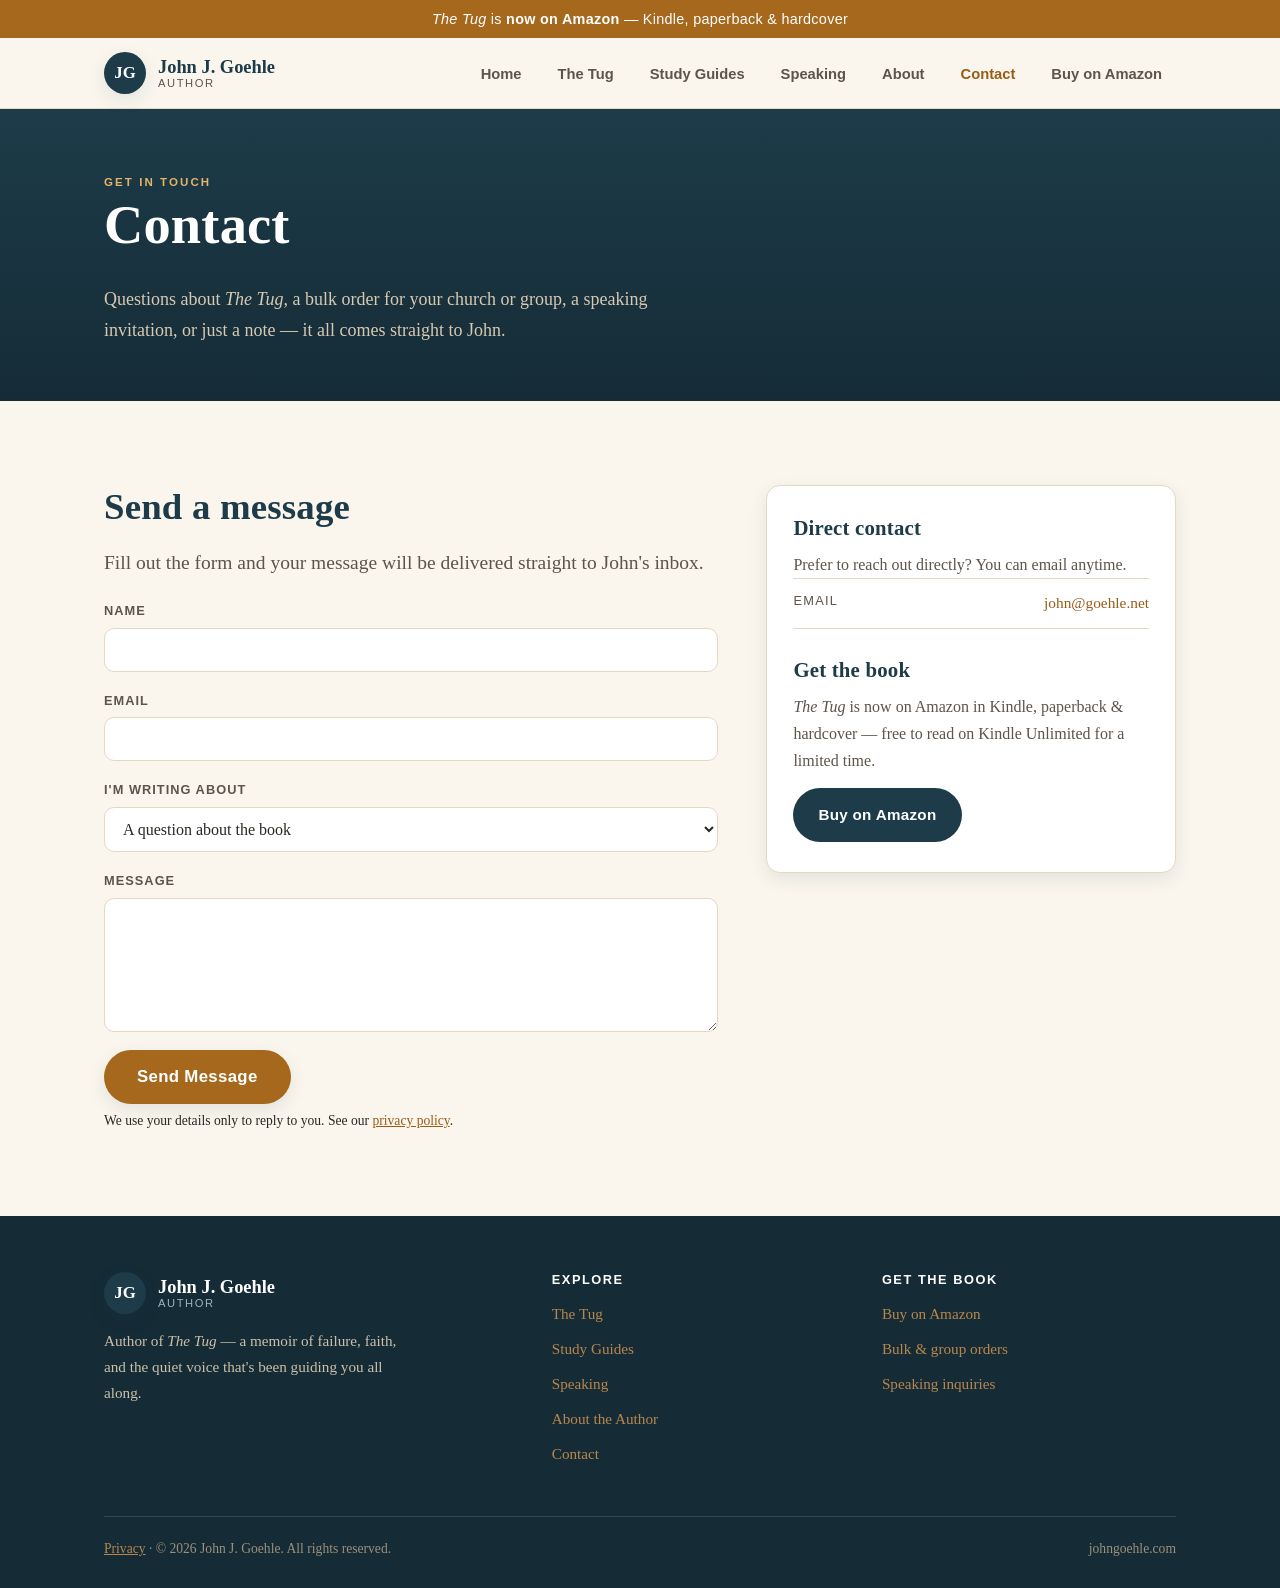
<file: contact.html>
<!DOCTYPE html>
<html lang="en">
<head>
  <meta charset="UTF-8">
  <meta name="viewport" content="width=device-width, initial-scale=1.0">
  <title>Contact | John J. Goehle — The Tug</title>
  <meta name="description" content="Contact John J. Goehle, author of The Tug — for speaking enquiries, book-club visits, group orders, or just to tell him the book found you at the right moment.">
  <link rel="canonical" href="https://johngoehle.com/contact">
  <link rel="icon" type="image/svg+xml" href="/assets/favicon.svg">
  <link rel="stylesheet" href="/css/styles.css?v=20260815b">
  <meta name="robots" content="index, follow, max-image-preview:large">
  <meta property="og:title" content="Contact | John J. Goehle — The Tug">
  <meta property="og:description" content="Contact John J. Goehle, author of The Tug — for speaking enquiries, book-club visits, group orders, or just to tell him the book found you at the right moment.">
  <meta property="og:type" content="website">
  <meta property="og:url" content="https://johngoehle.com/contact">
  <meta property="og:site_name" content="John J. Goehle, Author">
  <meta property="og:image" content="https://johngoehle.com/assets/the-tug-cover.jpg">
  <meta name="twitter:card" content="summary_large_image">
  <script type="application/ld+json">{"@context":"https://schema.org","@type":"BreadcrumbList","itemListElement":[{"@type":"ListItem","position":1,"name":"Home","item":"https://johngoehle.com/"},{"@type":"ListItem","position":2,"name":"Contact","item":"https://johngoehle.com/contact"}]}</script>
</head>
<body>


  <a class="skip-link" href="#main">Skip to main content</a>
  <div class="announce"><em>The Tug</em> is <strong>now on Amazon</strong> &mdash; Kindle, paperback &amp; hardcover</div>

  <header class="site-header">
    <nav class="nav" aria-label="Primary">
      <a class="brand" href="/">
        <span class="brand__mark">JG</span>
        <span class="brand__text">
          <span class="brand__name">John&nbsp;J.&nbsp;Goehle</span>
          <span class="brand__tag">Author</span>
        </span>
      </a>
      <button class="nav-toggle" aria-label="Toggle menu" aria-expanded="false" aria-controls="nav-links">&#9776;</button>
      <ul class="nav-links" id="nav-links">
        <li><a href="/">Home</a></li>
        <li><a href="/the-tug">The Tug</a></li>
        <li><a href="/study-guides">Study Guides</a></li>
        <li><a href="/speaking">Speaking</a></li>
        <li><a href="/about">About</a></li>
        <li><a href="/contact" class="active" aria-current="page">Contact</a></li>
        <li><a href="https://www.amazon.com/dp/B0H9GHD57B" target="_blank" rel="noopener">Buy on Amazon</a></li>
      </ul>
    </nav>
  </header>

  <main id="main">

  <section class="pagehead">
    <div class="container">
      <p class="eyebrow">Get in Touch</p>
      <h1>Contact</h1>
      <p>Questions about <em>The Tug</em>, a bulk order for your church or group, a speaking invitation, or just a note&nbsp;— it all comes straight to John.</p>
    </div>
  </section>

  <section class="section">
    <div class="container grid-2">
      <div>
        <h2>Send a message</h2>
        <p class="lead">Fill out the form and your message will be delivered straight to John's inbox.</p>

        <!-- Netlify Forms: data-netlify enables capture; honeypot guards against spam -->
        <form name="contact" method="POST" data-netlify="true" netlify-honeypot="bot-field" action="/thank-you.html" class="form-grid">
          <input type="hidden" name="form-name" value="contact">
          <p style="display:none">
            <label>Don't fill this out if you're human: <input name="bot-field"></label>
          </p>
          <div class="field">
            <label for="name">Name</label>
            <input id="name" type="text" name="name" required autocomplete="name">
          </div>
          <div class="field">
            <label for="email">Email</label>
            <input id="email" type="email" name="email" required autocomplete="email">
          </div>
          <div class="field">
            <label for="reason">I'm writing about</label>
            <select id="reason" name="reason">
              <option>A question about the book</option>
              <option>Bulk / group order</option>
              <option>Speaking inquiry</option>
              <option>A note to the author</option>
              <option>Something else</option>
            </select>
          </div>
          <div class="field">
            <label for="message">Message</label>
            <textarea id="message" name="message" rows="6" required></textarea>
          </div>
          <div>
            <button type="submit" class="btn btn--primary btn--lg">Send Message</button>
          <p class="form-note" style="font-size:.85rem;margin:.4em 0 0">We use your details only to reply to you. See our <a href="/privacy">privacy policy</a>.</p>
          </div>
        </form>
      </div>

      <div class="card">
        <h3 class="mt-0">Direct contact</h3>
        <p>Prefer to reach out directly? You can email anytime.</p>
        <ul class="meta-list" style="margin-top:0">
          <li><span>Email</span><span><a href="mailto:john@goehle.net">john@goehle.net</a></span></li>
        </ul>
        <h3 style="margin-top:1.4em">Get the book</h3>
        <p class="mb-0"><em>The Tug</em> is now on Amazon in Kindle, paperback &amp; hardcover&nbsp;— free to read on Kindle Unlimited for a limited time.</p>
        <div class="btn-row" style="margin-top:14px">
          <a class="btn btn--solid" href="https://www.amazon.com/dp/B0H9GHD57B" target="_blank" rel="noopener">Buy on Amazon</a>
        </div>
      </div>
    </div>
  </section>

  </main>


  <footer class="site-footer">
    <div class="container">
      <div class="footer-grid">
        <div>
          <a class="brand" href="/" style="margin-bottom:14px">
            <span class="brand__mark">JG</span>
            <span class="brand__text">
              <span class="brand__name" style="color:#fff">John J. Goehle</span>
              <span class="brand__tag" style="color:#9db4be">Author</span>
            </span>
          </a>
          <p style="max-width:40ch">Author of <em>The Tug</em> — a memoir of failure, faith, and the quiet voice that's been guiding you all along.</p>
        </div>
        <div>
          <h3>Explore</h3>
          <ul class="footer-links">
            <li><a href="/the-tug">The Tug</a></li>
            <li><a href="/study-guides">Study Guides</a></li>
            <li><a href="/speaking">Speaking</a></li>
            <li><a href="/about">About the Author</a></li>
            <li><a href="/contact" aria-current="page">Contact</a></li>
          </ul>
        </div>
        <div>
          <h3>Get the Book</h3>
          <ul class="footer-links">
            <li><a href="https://www.amazon.com/dp/B0H9GHD57B" target="_blank" rel="noopener">Buy on Amazon</a></li>
            <li><a href="/contact?reason=Bulk%20%2F%20group%20order">Bulk &amp; group orders</a></li>
            <li><a href="/contact?reason=Speaking%20inquiry">Speaking inquiries</a></li>
          </ul>
        </div>
      </div>
      <div class="footer-bottom">
        <span><a href="/privacy">Privacy</a> &middot; &copy; 2026 John J. Goehle. All rights reserved.</span>
        <span>johngoehle.com</span>
      </div>
    </div>
  </footer>

  <script>
    var t = document.querySelector('.nav-toggle');
    var m = document.querySelector('.nav-links');
    if (t) t.addEventListener('click', function () {
      var open = m.classList.toggle('open');
      t.setAttribute('aria-expanded', open);
    });

    // Pre-select reason from query string (e.g., /contact.html?reason=Speaking%20inquiry)
    (function () {
      var params = new URLSearchParams(window.location.search);
      var val = params.get('reason');
      if (!val) return;
      var sel = document.getElementById('reason');
      if (!sel) return;
      for (var i = 0; i < sel.options.length; i++) {
        if (sel.options[i].value === val) { sel.selectedIndex = i; return; }
      }
    })();
  </script>
</body>
</html>
</file>
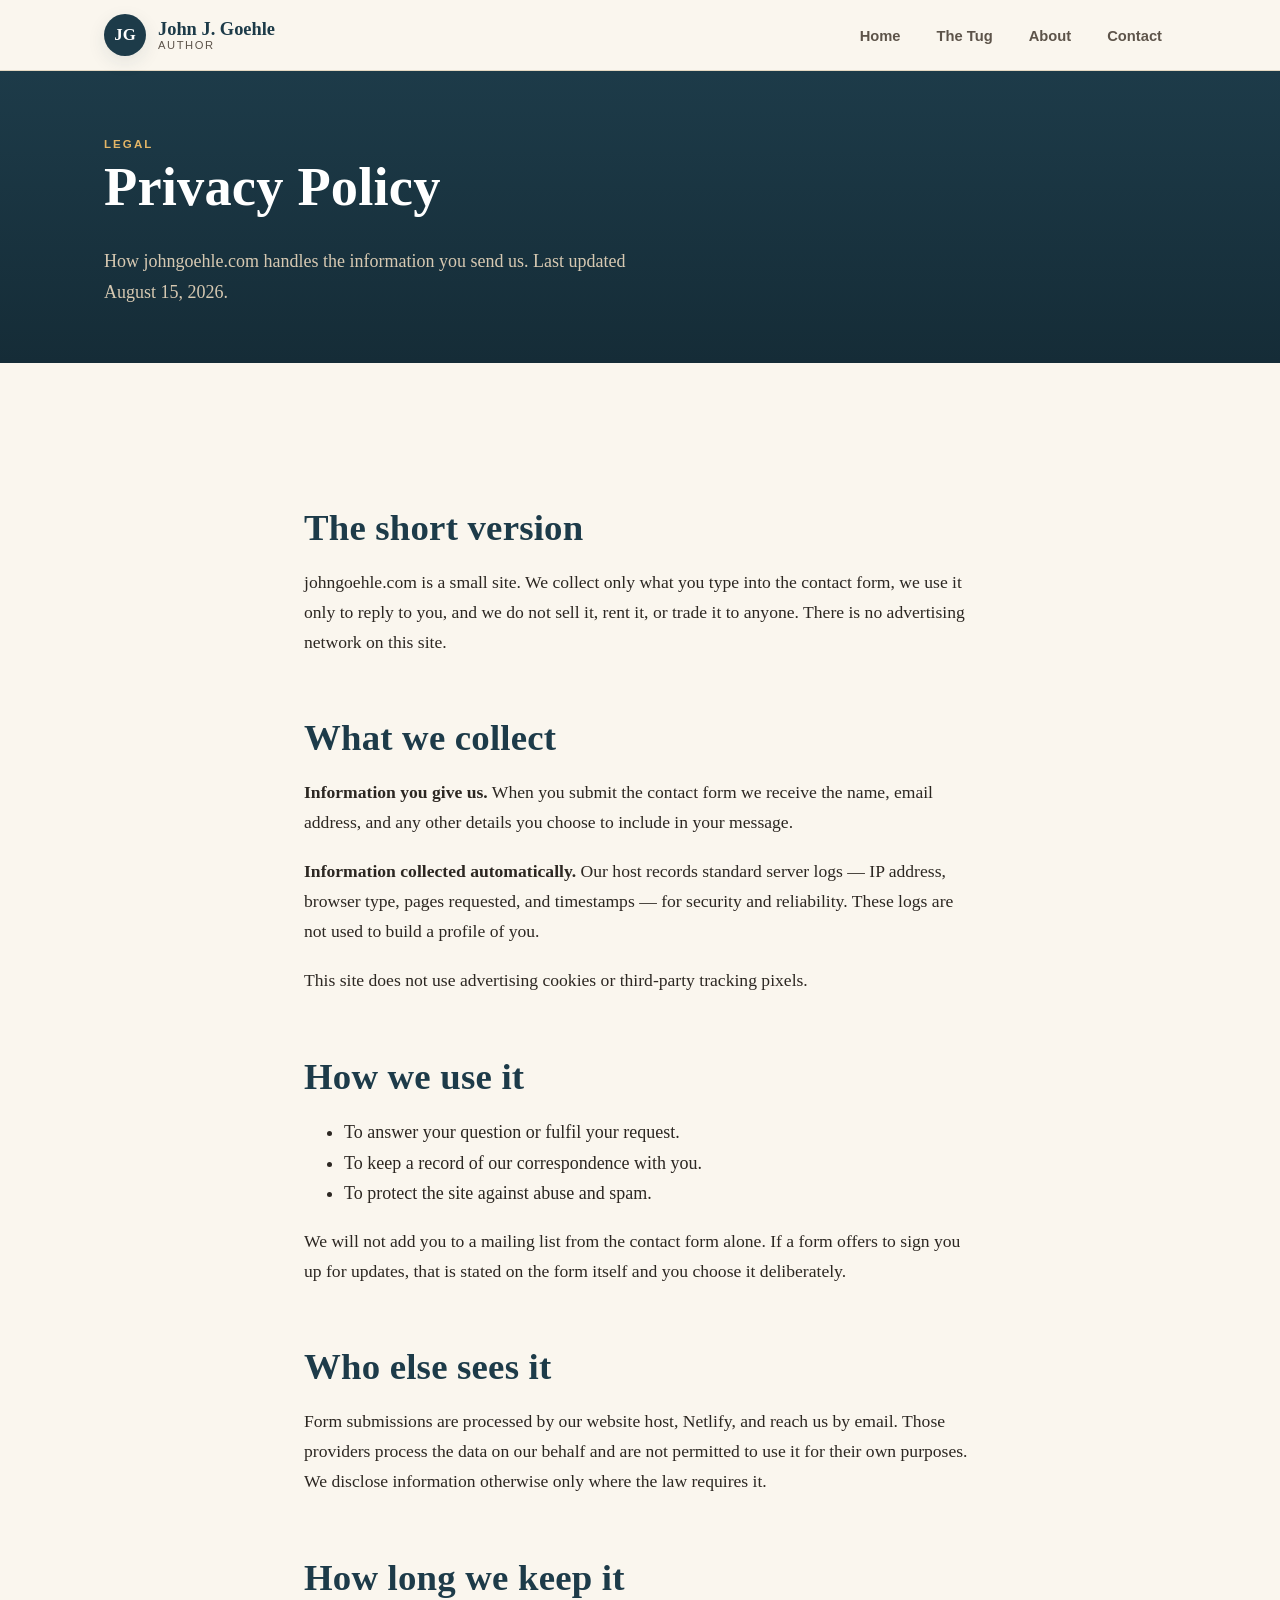
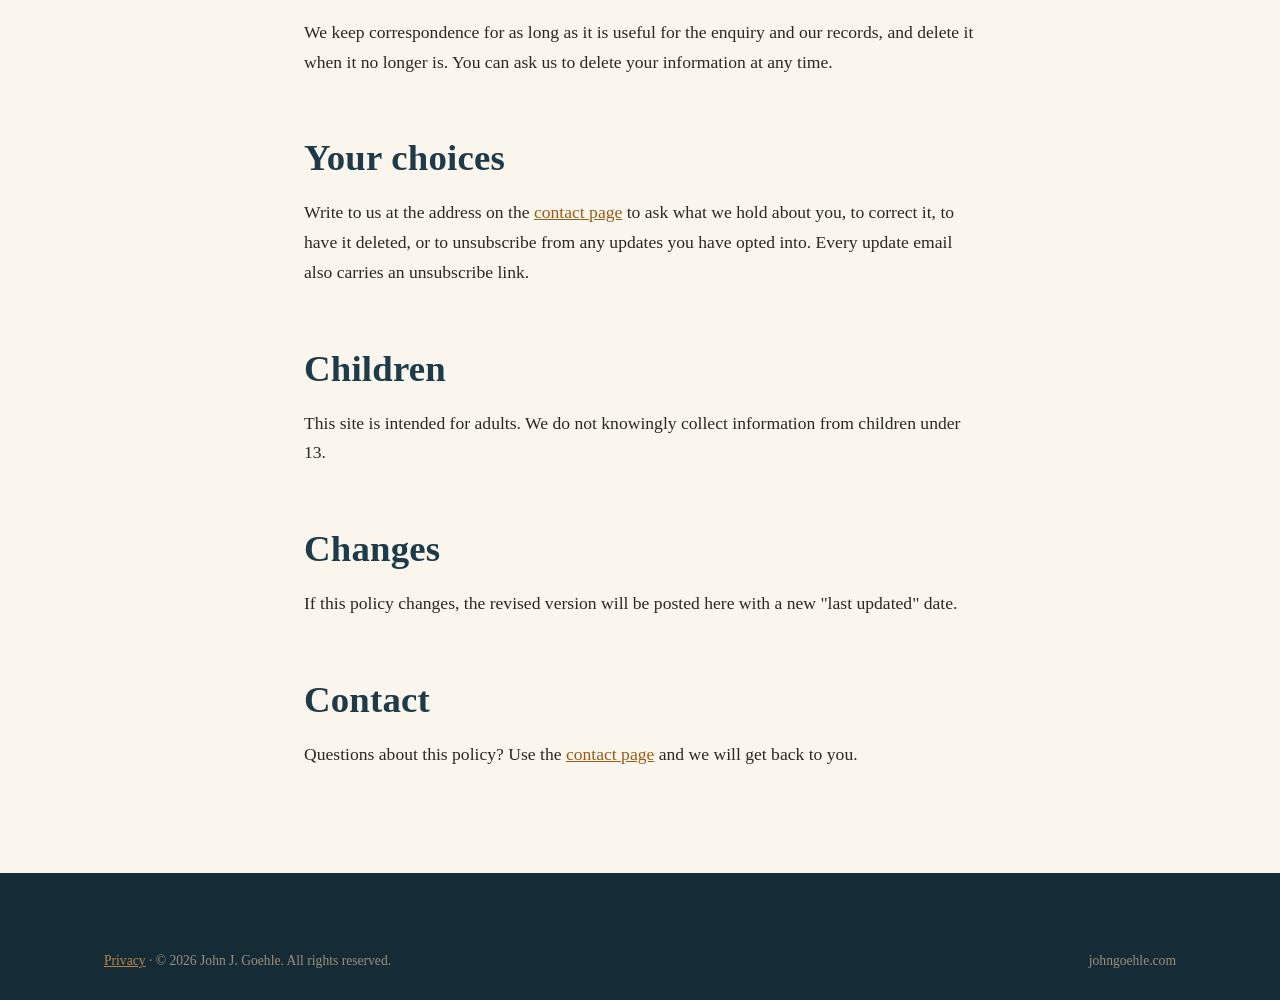
<file: privacy.html>
<!DOCTYPE html>
<html lang="en">
<head>
  <meta charset="UTF-8">
  <meta name="viewport" content="width=device-width, initial-scale=1.0">
  <meta name="description" content="How johngoehle.com collects, uses, and protects the information you send through this site. We use contact details only to reply to you and never sell them.">
  <title>Privacy Policy | John Goehle, author of The Tug</title>
  <meta name="robots" content="index, follow">
  <link rel="icon" type="image/svg+xml" href="/assets/favicon.svg">
  <link rel="stylesheet" href="/css/styles.css?v=20260815b">
  <link rel="canonical" href="https://johngoehle.com/privacy">
  <meta property="og:title" content="Privacy Policy | John Goehle, author of The Tug">
  <meta property="og:description" content="How johngoehle.com collects, uses, and protects the information you send through this site. We use contact details only to reply to you and never sell them.">
  <meta property="og:type" content="website">
  <meta property="og:url" content="https://johngoehle.com/privacy">
  <meta property="og:site_name" content="John J. Goehle, Author">
  <meta property="og:image" content="https://johngoehle.com/assets/the-tug-cover.jpg">
  <meta name="twitter:card" content="summary_large_image">
</head>
<body>


  <a class="skip-link" href="#main">Skip to main content</a>
  <header class="site-header">
    <nav class="nav" aria-label="Primary">
      <a class="brand" href="/">
        <span class="brand__mark">JG</span>
        <span class="brand__text">
          <span class="brand__name">John&nbsp;J.&nbsp;Goehle</span>
          <span class="brand__tag">Author</span>
        </span>
      </a>
      <ul class="nav-links" id="nav-links">
        <li><a href="/">Home</a></li>
        <li><a href="/the-tug">The Tug</a></li>
        <li><a href="/about">About</a></li>
        <li><a href="/contact">Contact</a></li>
      </ul>
    </nav>
  </header>

  <main id="main">
  <section class="pagehead">
    <div class="container">
      <p class="eyebrow">Legal</p>
      <h1>Privacy Policy</h1>
      <p>How johngoehle.com handles the information you send us. Last updated August 15, 2026.</p>
    </div>
  </section>

  <section class="section">
    <div class="container center-narrow prose">
      <h2>The short version</h2>
      <p>johngoehle.com is a small site. We collect only what you type into the contact form,
      we use it only to reply to you, and we do not sell it, rent it, or trade it to
      anyone. There is no advertising network on this site.</p>

      <h2>What we collect</h2>
      <p><strong>Information you give us.</strong> When you submit the contact form we
      receive the name, email address, and any other details you choose to include in
      your message. </p>
      <p><strong>Information collected automatically.</strong> Our host records standard
      server logs — IP address, browser type, pages requested, and timestamps — for
      security and reliability. These logs are not used to build a profile of you.</p>
      <p>This site does not use advertising cookies or third-party tracking pixels.</p>

      <h2>How we use it</h2>
      <ul>
        <li>To answer your question or fulfil your request.</li>
        <li>To keep a record of our correspondence with you.</li>
        <li>To protect the site against abuse and spam.</li>
      </ul>
      <p>We will not add you to a mailing list from the contact form alone. If a form
      offers to sign you up for updates, that is stated on the form itself and you
      choose it deliberately.</p>

      <h2>Who else sees it</h2>
      <p>Form submissions are processed by our website host, Netlify, and reach us by
      email. Those providers process the data on our behalf and are not permitted to
      use it for their own purposes. We disclose information otherwise only where the
      law requires it.</p>

      <h2>How long we keep it</h2>
      <p>We keep correspondence for as long as it is useful for the enquiry and our
      records, and delete it when it no longer is. You can ask us to delete your
      information at any time.</p>

      <h2>Your choices</h2>
      <p>Write to us at the address on the <a href="/contact">contact page</a> to ask
      what we hold about you, to correct it, to have it deleted, or to unsubscribe from
      any updates you have opted into. Every update email also carries an unsubscribe
      link.</p>

      <h2>Children</h2>
      <p>This site is intended for adults. We do not knowingly collect information from
      children under 13.</p>

      <h2>Changes</h2>
      <p>If this policy changes, the revised version will be posted here with a new
      "last updated" date.</p>

      <h2>Contact</h2>
      <p>Questions about this policy? Use the <a href="/contact">contact page</a> and
      we will get back to you.</p>
    </div>
  </section>
</main>


  <footer class="site-footer">
    <div class="container">
      <div class="footer-bottom" style="border-top:0;margin-top:0">
        <span><a href="/privacy">Privacy</a> &middot; &copy; 2026 John J. Goehle. All rights reserved.</span>
        <span>johngoehle.com</span>
      </div>
    </div>
  </footer>
</body>
</html>
</file>
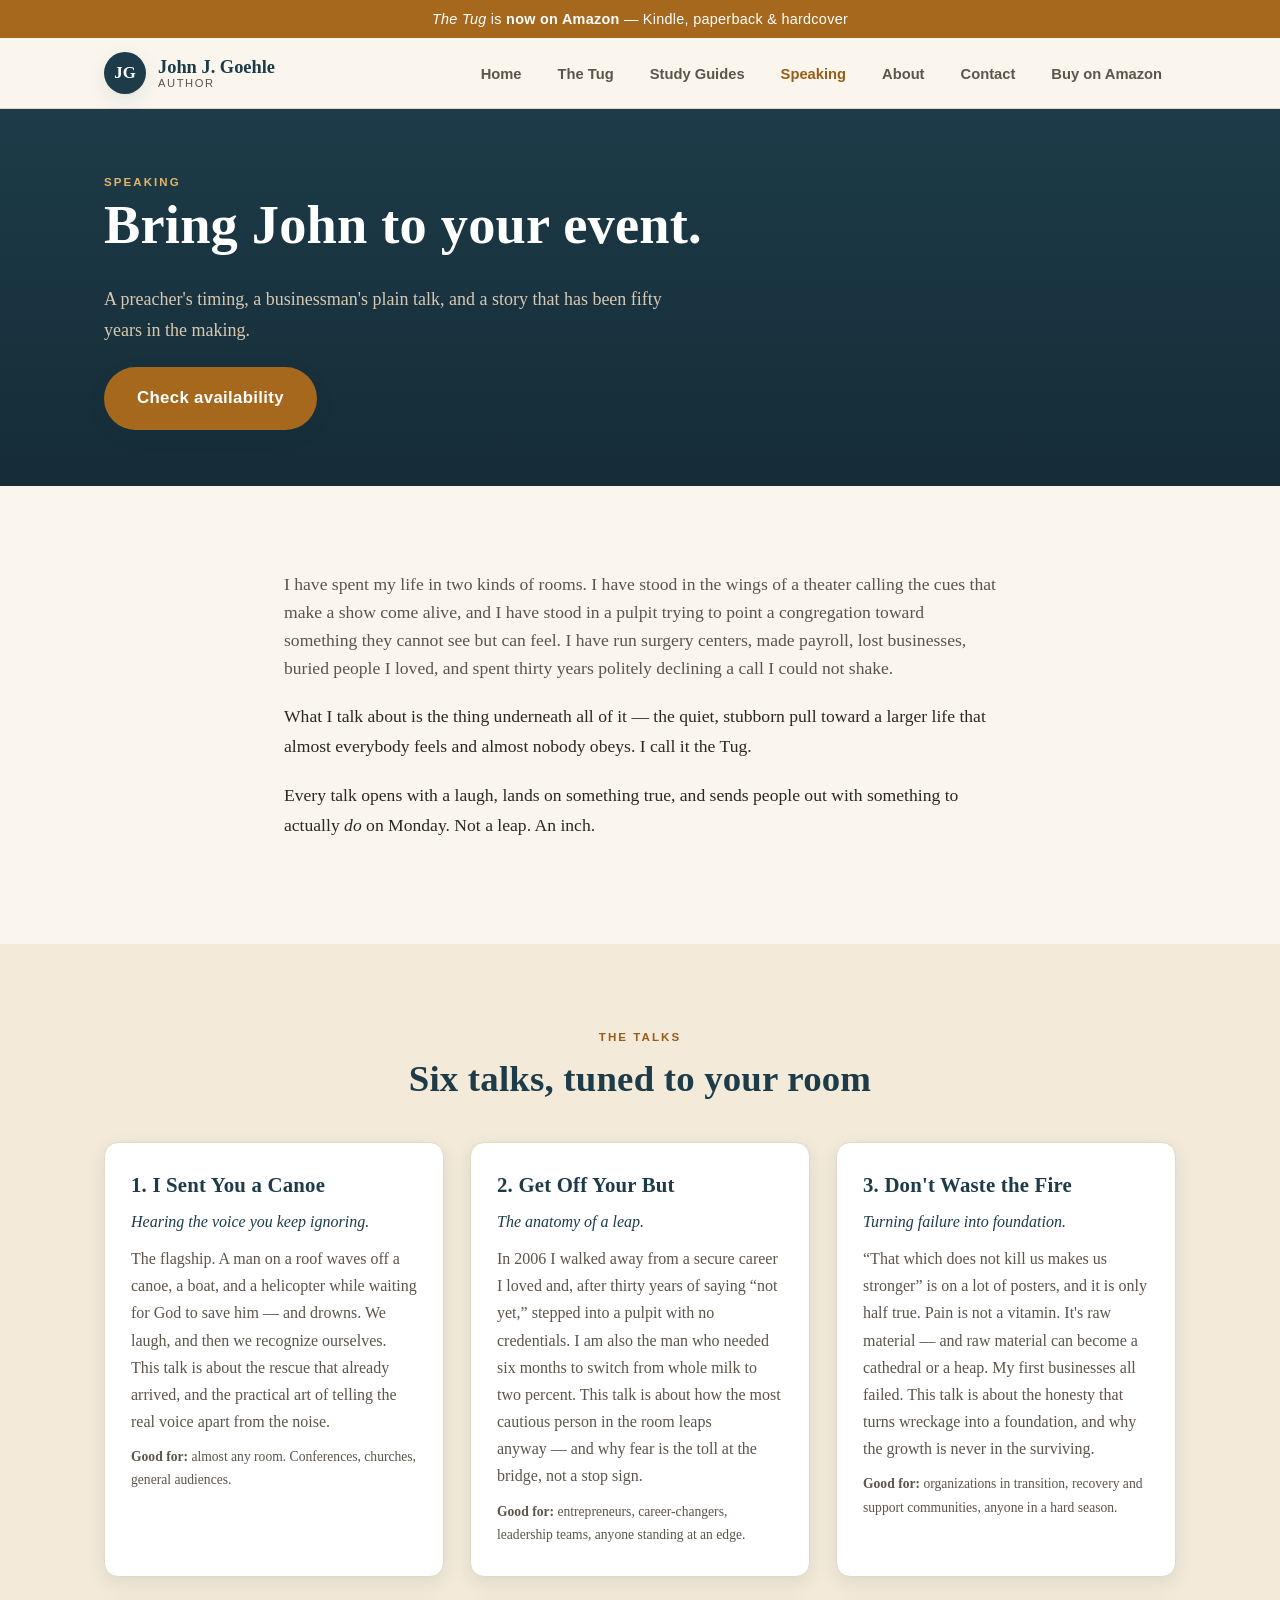
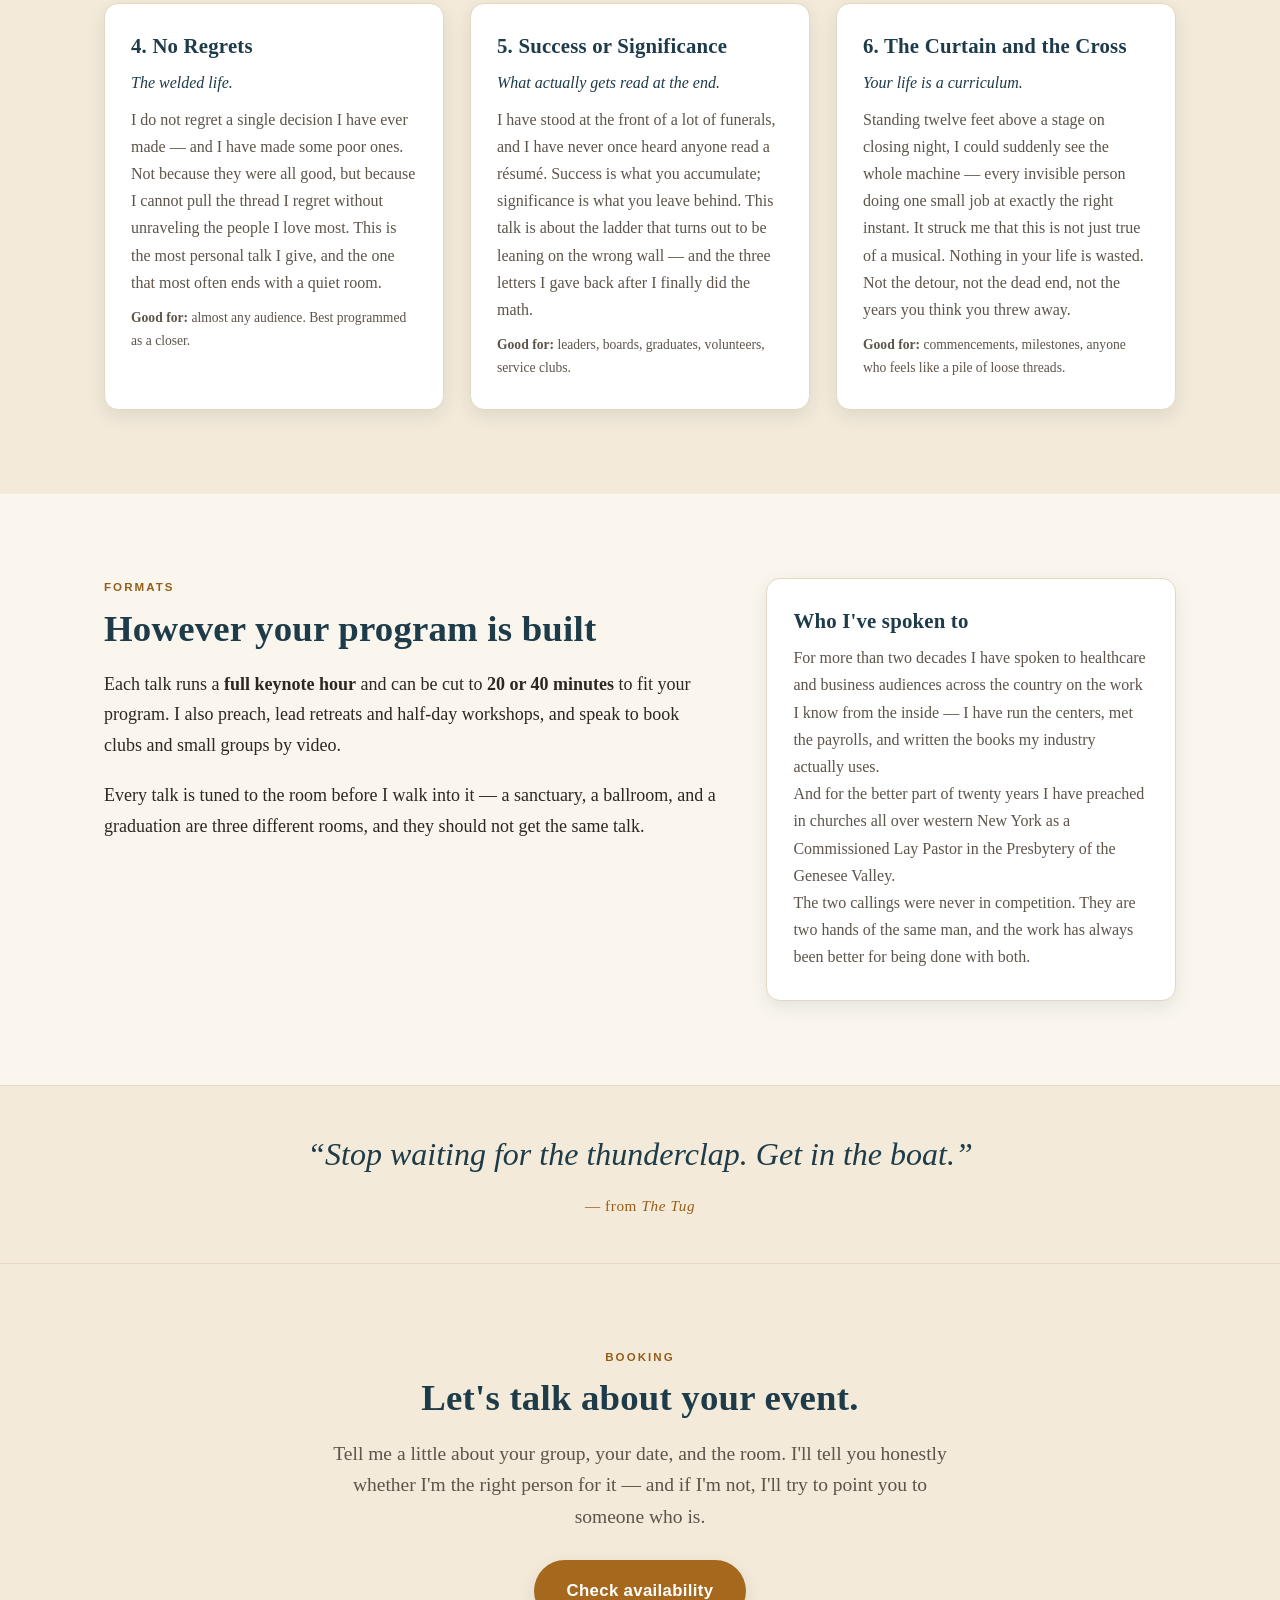
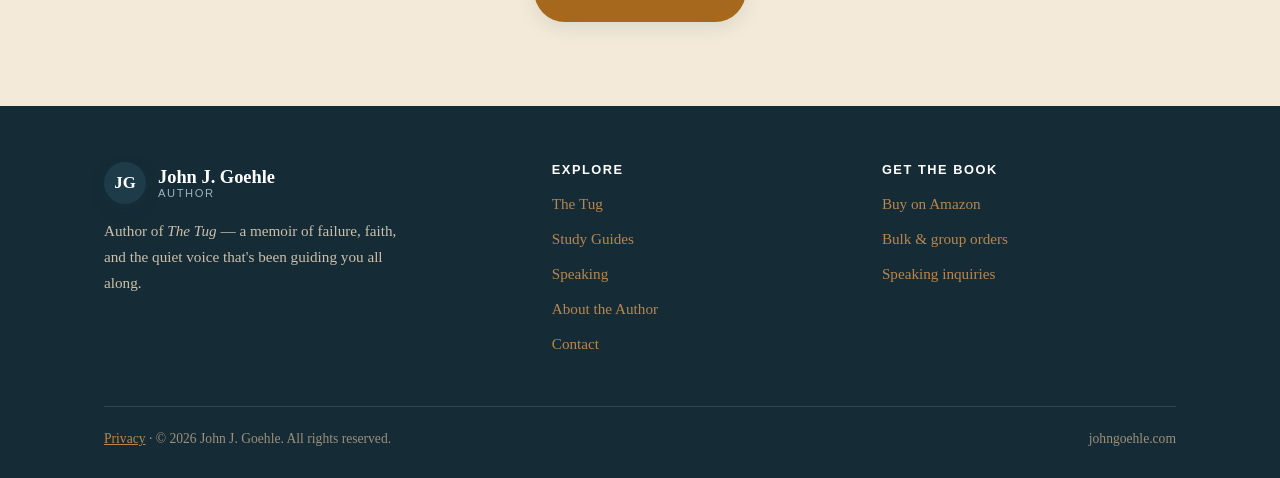
<file: speaking.html>
<!DOCTYPE html>
<html lang="en">
<head>
  <meta charset="UTF-8">
  <meta name="viewport" content="width=device-width, initial-scale=1.0">
  <title>Speaking — John J. Goehle | Author of The Tug</title>
  <meta name="description" content="Book John J. Goehle to speak at your church, retreat, or event — six talks on calling, failure, and faith, adapted to whatever your programme needs.">
  <link rel="canonical" href="https://johngoehle.com/speaking">
  <link rel="icon" type="image/svg+xml" href="/assets/favicon.svg">
  <link rel="stylesheet" href="/css/styles.css?v=20260815b">
  <meta name="robots" content="index, follow, max-image-preview:large">
  <meta property="og:title" content="Speaking — John J. Goehle | Author of The Tug">
  <meta property="og:description" content="Book John J. Goehle to speak at your church, retreat, or event — six talks on calling, failure, and faith, adapted to whatever your programme needs.">
  <meta property="og:type" content="website">
  <meta property="og:url" content="https://johngoehle.com/speaking">
  <meta property="og:site_name" content="John J. Goehle, Author">
  <meta property="og:image" content="https://johngoehle.com/assets/the-tug-cover.jpg">
  <meta name="twitter:card" content="summary_large_image">
  <script type="application/ld+json">{"@context":"https://schema.org","@type":"BreadcrumbList","itemListElement":[{"@type":"ListItem","position":1,"name":"Home","item":"https://johngoehle.com/"},{"@type":"ListItem","position":2,"name":"Speaking","item":"https://johngoehle.com/speaking"}]}</script>
</head>
<body>


  <a class="skip-link" href="#main">Skip to main content</a>
  <div class="announce"><em>The Tug</em> is <strong>now on Amazon</strong> &mdash; Kindle, paperback &amp; hardcover</div>

  <header class="site-header">
    <nav class="nav" aria-label="Primary">
      <a class="brand" href="/">
        <span class="brand__mark">JG</span>
        <span class="brand__text">
          <span class="brand__name">John&nbsp;J.&nbsp;Goehle</span>
          <span class="brand__tag">Author</span>
        </span>
      </a>
      <button class="nav-toggle" aria-label="Toggle menu" aria-expanded="false" aria-controls="nav-links">&#9776;</button>
      <ul class="nav-links" id="nav-links">
        <li><a href="/">Home</a></li>
        <li><a href="/the-tug">The Tug</a></li>
        <li><a href="/study-guides">Study Guides</a></li>
        <li><a href="/speaking" class="active" aria-current="page">Speaking</a></li>
        <li><a href="/about">About</a></li>
        <li><a href="/contact">Contact</a></li>
        <li><a href="https://www.amazon.com/dp/B0H9GHD57B" target="_blank" rel="noopener">Buy on Amazon</a></li>
      </ul>
    </nav>
  </header>

  <main id="main">

  <section class="pagehead">
    <div class="container">
      <p class="eyebrow">Speaking</p>
      <h1>Bring John to your event.</h1>
      <p>A preacher's timing, a businessman's plain talk, and a story that has been fifty years in the making.</p>
      <div class="btn-row" style="margin-top:22px">
        <a class="btn btn--primary btn--lg" href="/contact?reason=Speaking%20inquiry">Check availability</a>
      </div>
    </div>
  </section>

  <section class="section">
    <div class="container prose" style="max-width:760px">
      <p class="lead">I have spent my life in two kinds of rooms. I have stood in the wings of a theater calling the cues that make a show come alive, and I have stood in a pulpit trying to point a congregation toward something they cannot see but can feel. I have run surgery centers, made payroll, lost businesses, buried people I loved, and spent thirty years politely declining a call I could not shake.</p>
      <p>What I talk about is the thing underneath all of it&nbsp;— the quiet, stubborn pull toward a larger life that almost everybody feels and almost nobody obeys. I call it the Tug.</p>
      <p>Every talk opens with a laugh, lands on something true, and sends people out with something to actually <em>do</em> on Monday. Not a leap. An inch.</p>
    </div>
  </section>

  <!-- THE TALKS -->
  <section class="section section--alt">
    <div class="container">
      <div class="text-center center-narrow" style="margin-bottom:42px">
        <p class="eyebrow">The Talks</p>
        <h2>Six talks, tuned to your room</h2>
      </div>
      <div class="grid-3">
        <div class="card">
          <h3>1. I Sent You a Canoe</h3>
          <p style="font-style:italic;color:var(--teal);margin-bottom:.6em">Hearing the voice you keep ignoring.</p>
          <p>The flagship. A man on a roof waves off a canoe, a boat, and a helicopter while waiting for God to save him&nbsp;— and drowns. We laugh, and then we recognize ourselves. This talk is about the rescue that already arrived, and the practical art of telling the real voice apart from the noise.</p>
          <p style="font-size:.85rem;color:var(--ink-soft);margin:10px 0 0"><strong>Good for:</strong> almost any room. Conferences, churches, general audiences.</p>
        </div>
        <div class="card">
          <h3>2. Get Off Your But</h3>
          <p style="font-style:italic;color:var(--teal);margin-bottom:.6em">The anatomy of a leap.</p>
          <p>In 2006 I walked away from a secure career I loved and, after thirty years of saying &ldquo;not yet,&rdquo; stepped into a pulpit with no credentials. I am also the man who needed six months to switch from whole milk to two percent. This talk is about how the most cautious person in the room leaps anyway&nbsp;— and why fear is the toll at the bridge, not a stop sign.</p>
          <p style="font-size:.85rem;color:var(--ink-soft);margin:10px 0 0"><strong>Good for:</strong> entrepreneurs, career-changers, leadership teams, anyone standing at an edge.</p>
        </div>
        <div class="card">
          <h3>3. Don't Waste the Fire</h3>
          <p style="font-style:italic;color:var(--teal);margin-bottom:.6em">Turning failure into foundation.</p>
          <p>&ldquo;That which does not kill us makes us stronger&rdquo; is on a lot of posters, and it is only half true. Pain is not a vitamin. It's raw material&nbsp;— and raw material can become a cathedral or a heap. My first businesses all failed. This talk is about the honesty that turns wreckage into a foundation, and why the growth is never in the surviving.</p>
          <p style="font-size:.85rem;color:var(--ink-soft);margin:10px 0 0"><strong>Good for:</strong> organizations in transition, recovery and support communities, anyone in a hard season.</p>
        </div>
        <div class="card">
          <h3>4. No Regrets</h3>
          <p style="font-style:italic;color:var(--teal);margin-bottom:.6em">The welded life.</p>
          <p>I do not regret a single decision I have ever made&nbsp;— and I have made some poor ones. Not because they were all good, but because I cannot pull the thread I regret without unraveling the people I love most. This is the most personal talk I give, and the one that most often ends with a quiet room.</p>
          <p style="font-size:.85rem;color:var(--ink-soft);margin:10px 0 0"><strong>Good for:</strong> almost any audience. Best programmed as a closer.</p>
        </div>
        <div class="card">
          <h3>5. Success or Significance</h3>
          <p style="font-style:italic;color:var(--teal);margin-bottom:.6em">What actually gets read at the end.</p>
          <p>I have stood at the front of a lot of funerals, and I have never once heard anyone read a résumé. Success is what you accumulate; significance is what you leave behind. This talk is about the ladder that turns out to be leaning on the wrong wall&nbsp;— and the three letters I gave back after I finally did the math.</p>
          <p style="font-size:.85rem;color:var(--ink-soft);margin:10px 0 0"><strong>Good for:</strong> leaders, boards, graduates, volunteers, service clubs.</p>
        </div>
        <div class="card">
          <h3>6. The Curtain and the Cross</h3>
          <p style="font-style:italic;color:var(--teal);margin-bottom:.6em">Your life is a curriculum.</p>
          <p>Standing twelve feet above a stage on closing night, I could suddenly see the whole machine&nbsp;— every invisible person doing one small job at exactly the right instant. It struck me that this is not just true of a musical. Nothing in your life is wasted. Not the detour, not the dead end, not the years you think you threw away.</p>
          <p style="font-size:.85rem;color:var(--ink-soft);margin:10px 0 0"><strong>Good for:</strong> commencements, milestones, anyone who feels like a pile of loose threads.</p>
        </div>
      </div>
    </div>
  </section>

  <!-- FORMATS + CREDIBILITY -->
  <section class="section">
    <div class="container grid-2">
      <div>
        <p class="eyebrow">Formats</p>
        <h2>However your program is built</h2>
        <p>Each talk runs a <strong>full keynote hour</strong> and can be cut to <strong>20 or 40 minutes</strong> to fit your program. I also preach, lead retreats and half-day workshops, and speak to book clubs and small groups by video.</p>
        <p>Every talk is tuned to the room before I walk into it&nbsp;— a sanctuary, a ballroom, and a graduation are three different rooms, and they should not get the same talk.</p>
      </div>
      <div class="card">
        <h3 class="mt-0">Who I've spoken to</h3>
        <p>For more than two decades I have spoken to healthcare and business audiences across the country on the work I know from the inside&nbsp;— I have run the centers, met the payrolls, and written the books my industry actually uses.</p>
        <p>And for the better part of twenty years I have preached in churches all over western New York as a Commissioned Lay Pastor in the Presbytery of the Genesee Valley.</p>
        <p class="mb-0">The two callings were never in competition. They are two hands of the same man, and the work has always been better for being done with both.</p>
      </div>
    </div>
  </section>

  <!-- PULL QUOTE -->
  <section class="pull section--tight">
    <div class="container">
      <blockquote>&ldquo;Stop waiting for the thunderclap. Get in the boat.&rdquo;<cite>— from <em>The Tug</em></cite></blockquote>
    </div>
  </section>

  <!-- BOOKING CTA -->
  <section class="section section--alt">
    <div class="container text-center center-narrow">
      <p class="eyebrow">Booking</p>
      <h2>Let's talk about your event.</h2>
      <p class="lead" style="margin:0 auto 28px">Tell me a little about your group, your date, and the room. I'll tell you honestly whether I'm the right person for it&nbsp;— and if I'm not, I'll try to point you to someone who is.</p>
      <div class="btn-row" style="justify-content:center">
        <a class="btn btn--primary btn--lg" href="/contact?reason=Speaking%20inquiry">Check availability</a>
      </div>
    </div>
  </section>

  </main>


  <footer class="site-footer">
    <div class="container">
      <div class="footer-grid">
        <div>
          <a class="brand" href="/" style="margin-bottom:14px">
            <span class="brand__mark">JG</span>
            <span class="brand__text">
              <span class="brand__name" style="color:#fff">John J. Goehle</span>
              <span class="brand__tag" style="color:#9db4be">Author</span>
            </span>
          </a>
          <p style="max-width:40ch">Author of <em>The Tug</em> — a memoir of failure, faith, and the quiet voice that's been guiding you all along.</p>
        </div>
        <div>
          <h3>Explore</h3>
          <ul class="footer-links">
            <li><a href="/the-tug">The Tug</a></li>
            <li><a href="/study-guides">Study Guides</a></li>
            <li><a href="/speaking" aria-current="page">Speaking</a></li>
            <li><a href="/about">About the Author</a></li>
            <li><a href="/contact">Contact</a></li>
          </ul>
        </div>
        <div>
          <h3>Get the Book</h3>
          <ul class="footer-links">
            <li><a href="https://www.amazon.com/dp/B0H9GHD57B" target="_blank" rel="noopener">Buy on Amazon</a></li>
            <li><a href="/contact?reason=Bulk%20%2F%20group%20order">Bulk &amp; group orders</a></li>
            <li><a href="/contact?reason=Speaking%20inquiry">Speaking inquiries</a></li>
          </ul>
        </div>
      </div>
      <div class="footer-bottom">
        <span><a href="/privacy">Privacy</a> &middot; &copy; 2026 John J. Goehle. All rights reserved.</span>
        <span>johngoehle.com</span>
      </div>
    </div>
  </footer>

  <script>
    var t = document.querySelector('.nav-toggle');
    var m = document.querySelector('.nav-links');
    if (t) t.addEventListener('click', function () {
      var open = m.classList.toggle('open');
      t.setAttribute('aria-expanded', open);
    });
  </script>
</body>
</html>
</file>
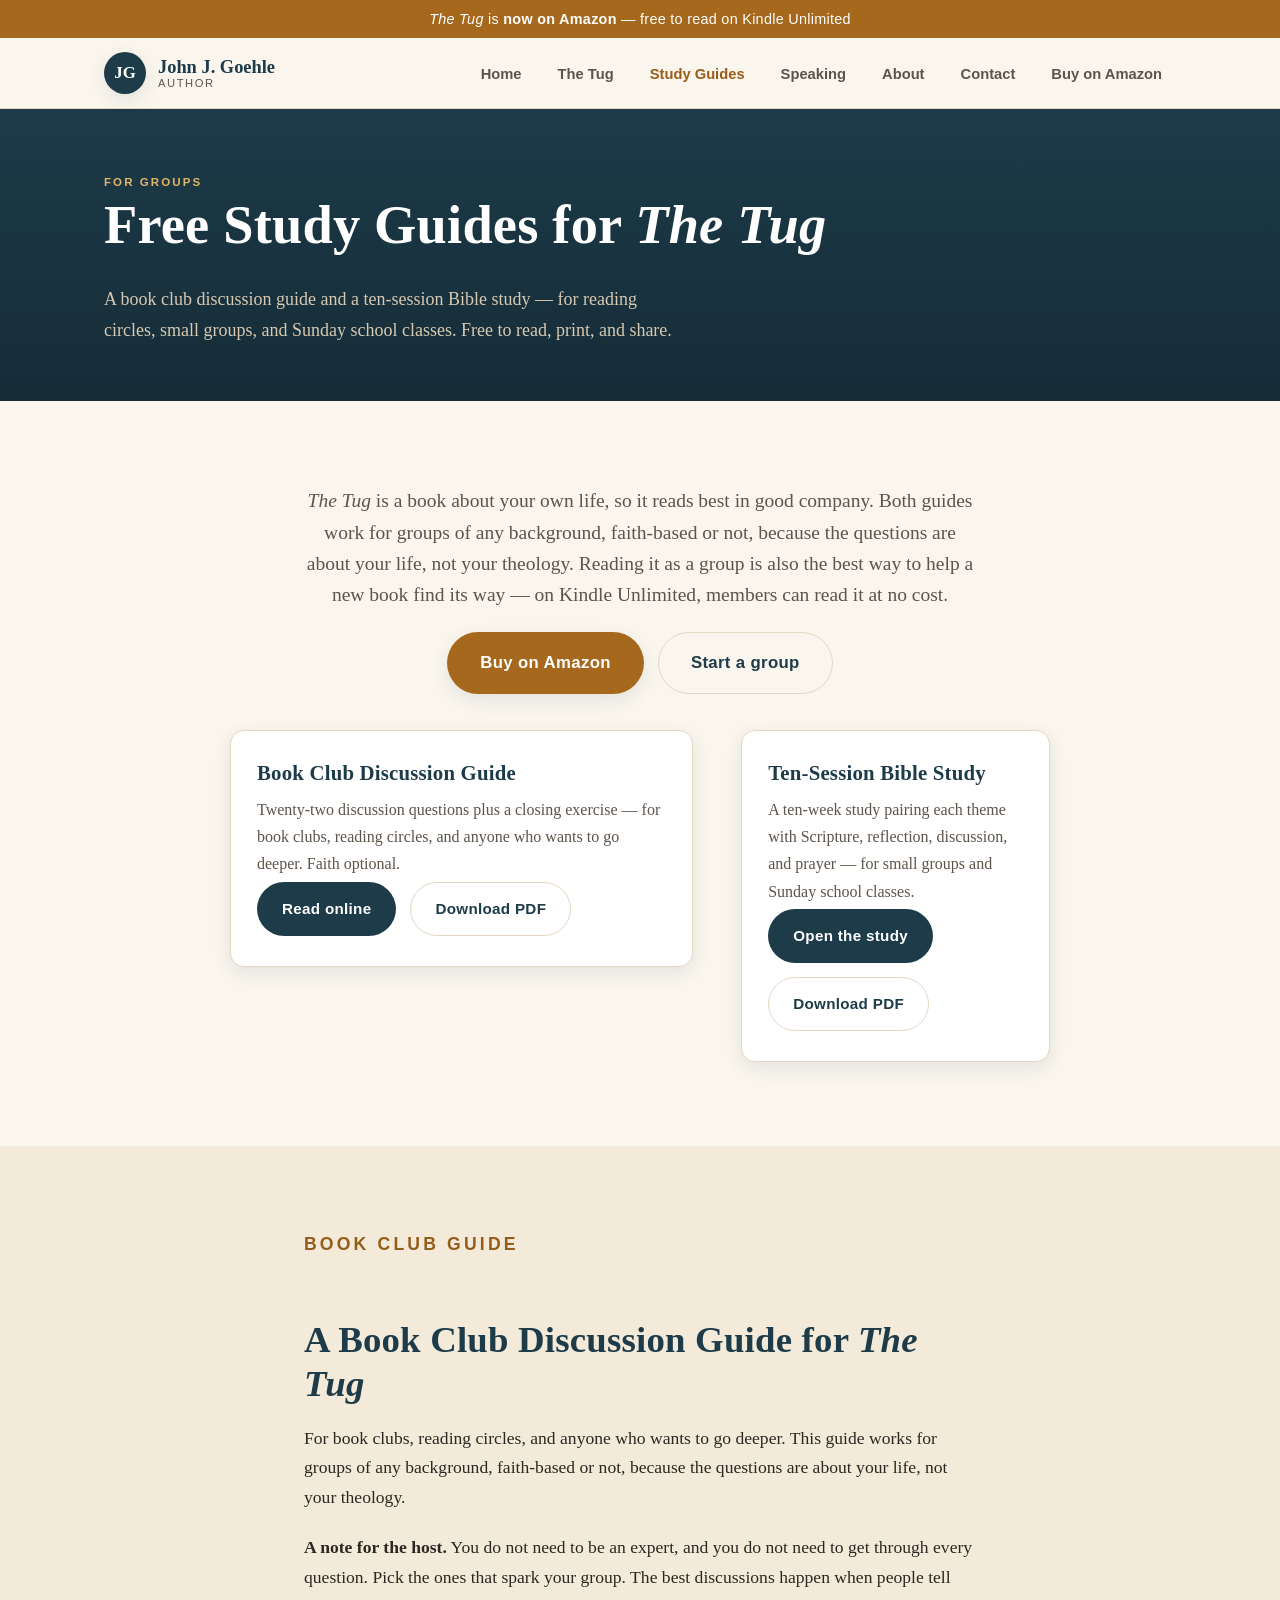
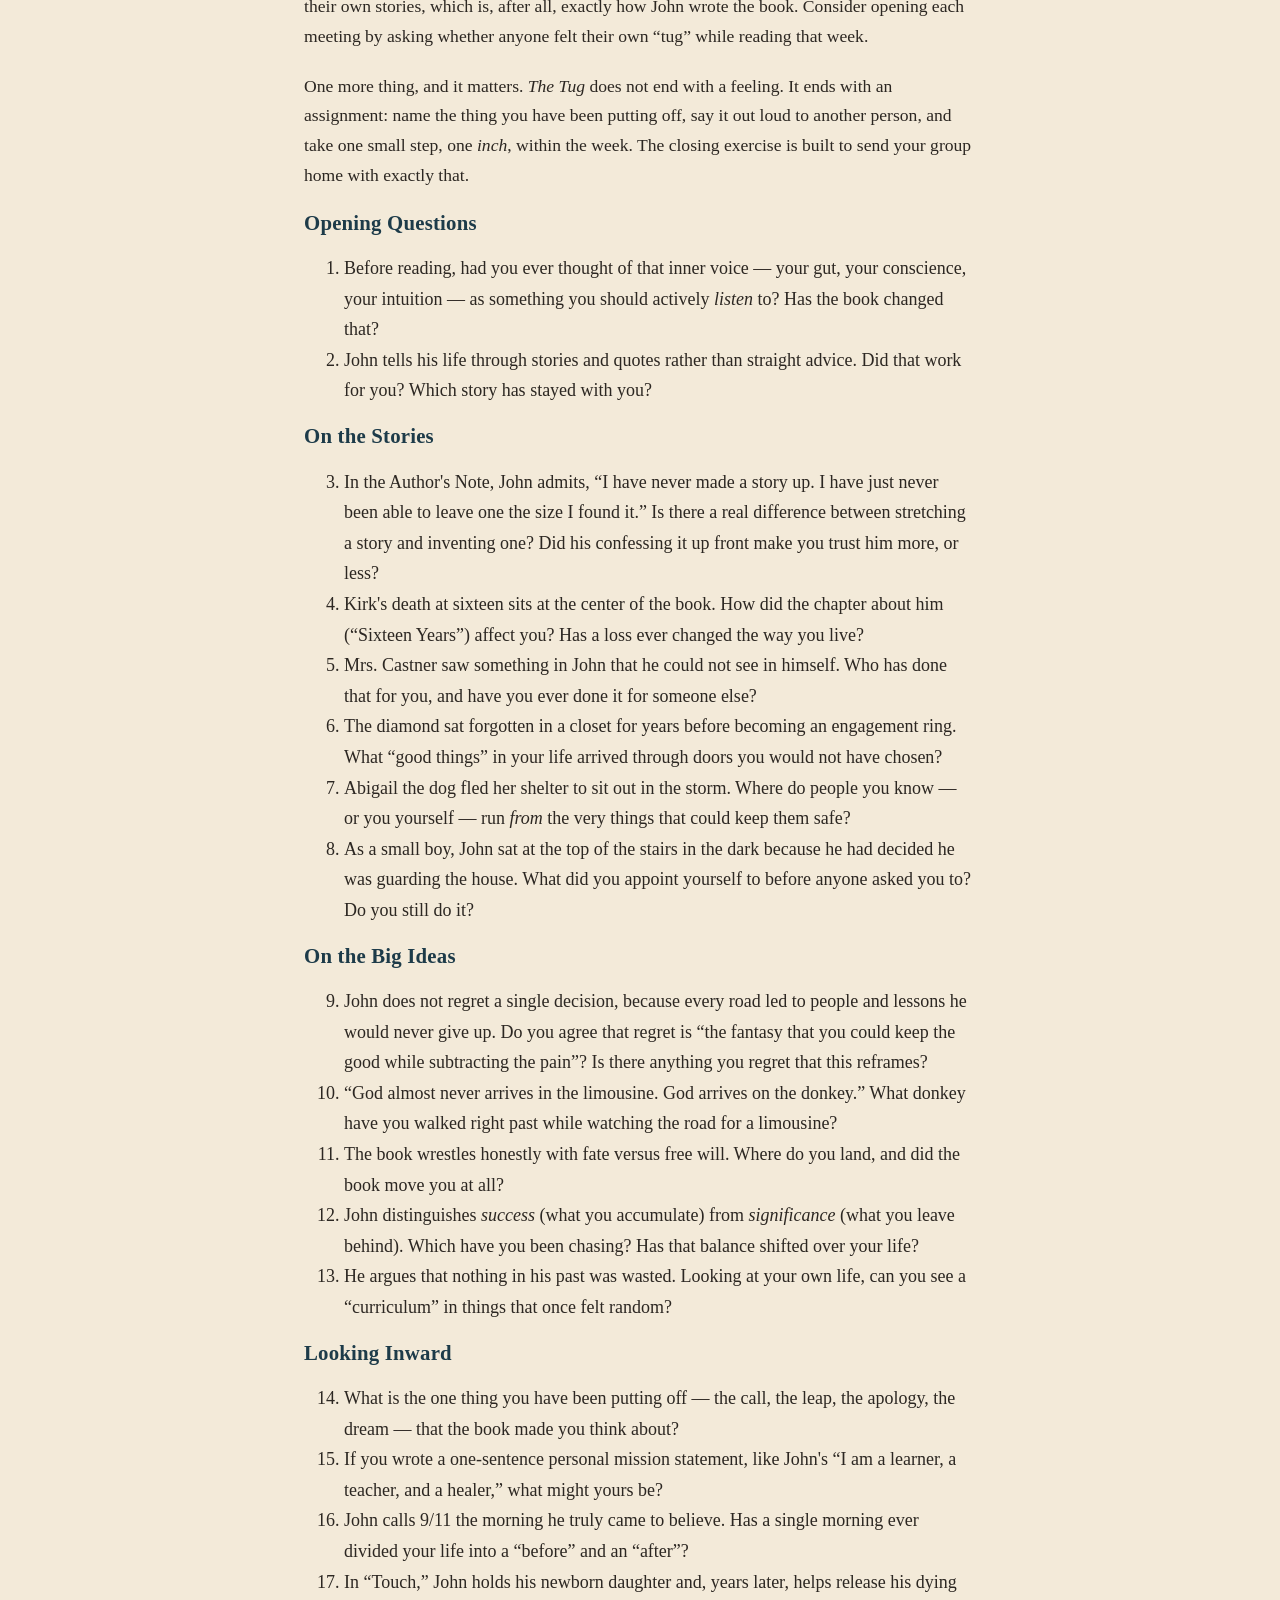
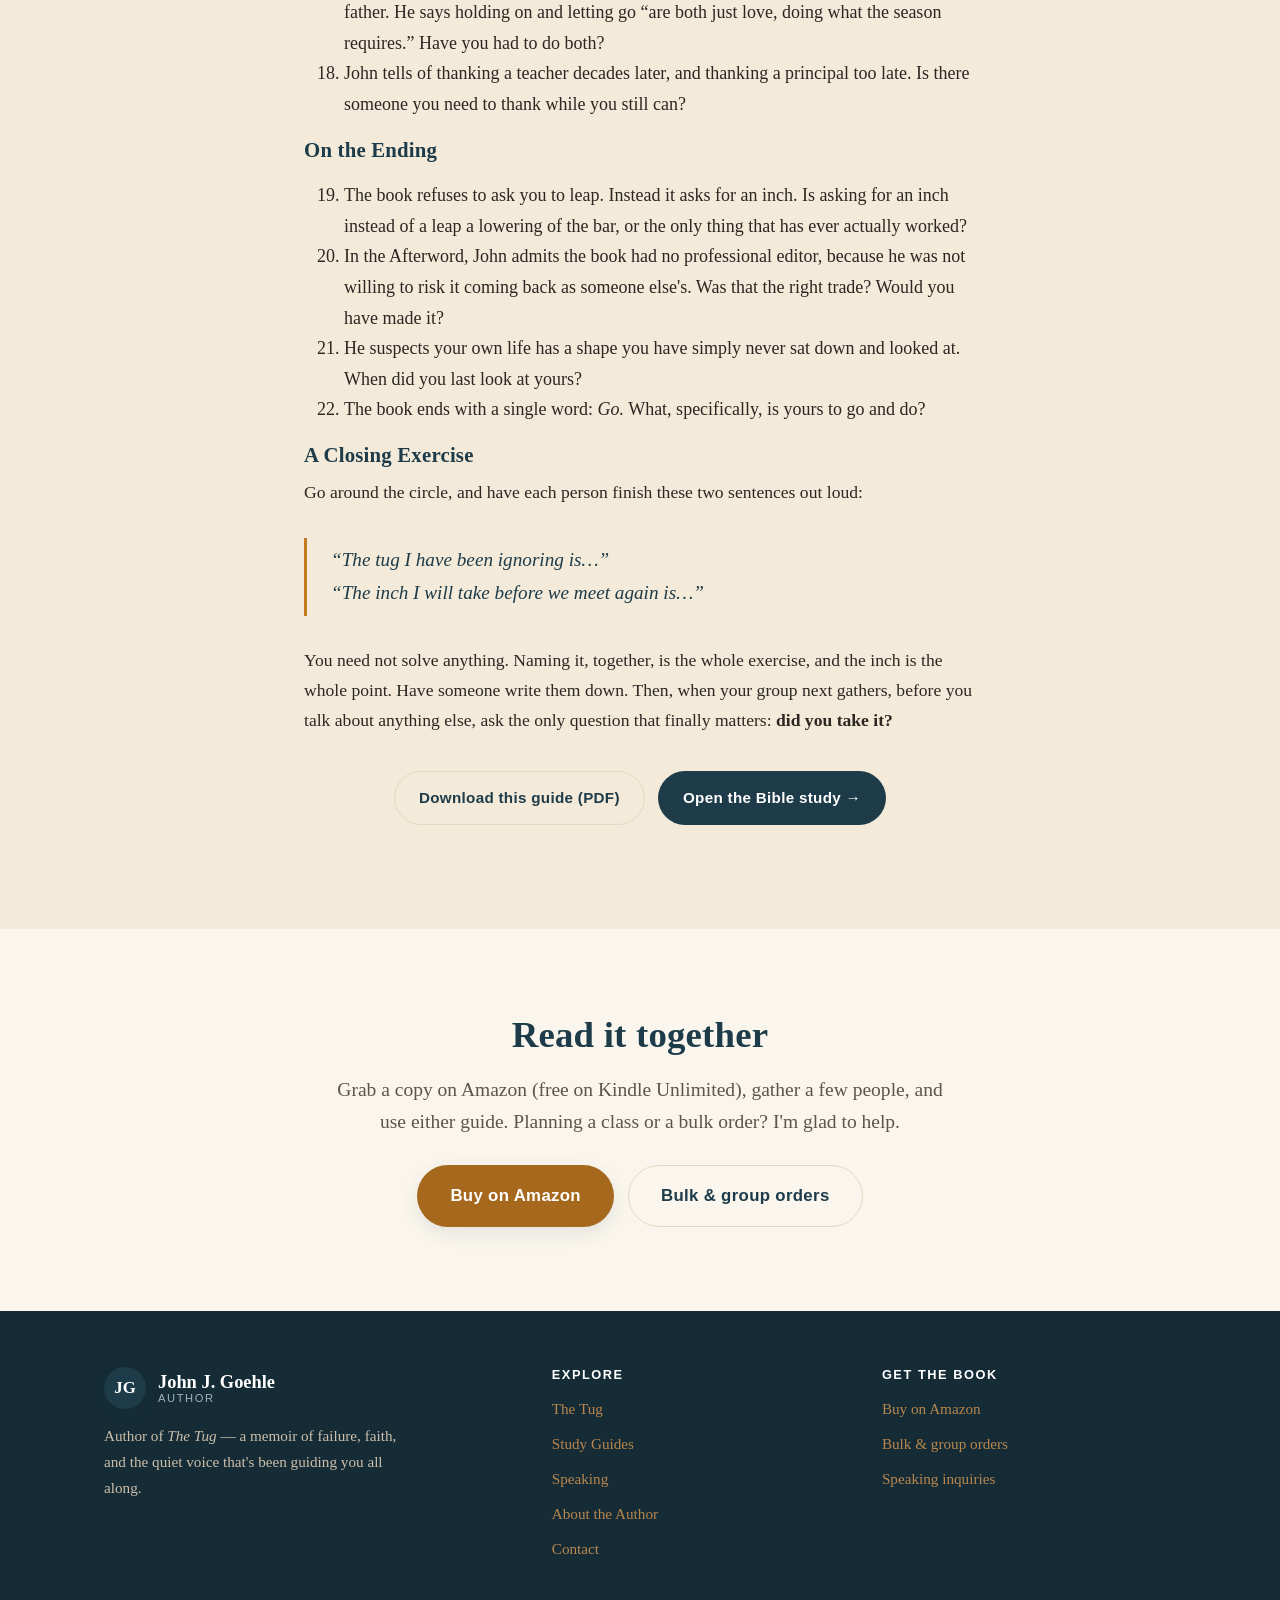
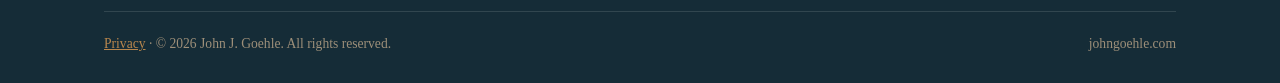
<file: study-guides.html>
<!DOCTYPE html>
<html lang="en">
<head>
  <meta charset="UTF-8">
  <meta name="viewport" content="width=device-width, initial-scale=1.0">
  <title>Free Study Guides — The Tug | John J. Goehle</title>
  <meta name="description" content="Two free companion guides for The Tug — a book-club discussion guide and a ten-session Bible study. Free to read, print, and share with your group.">
  <link rel="canonical" href="https://johngoehle.com/study-guides">
  <link rel="icon" type="image/svg+xml" href="/assets/favicon.svg">
  <link rel="stylesheet" href="/css/styles.css?v=20260815b">
  <meta name="robots" content="index, follow, max-image-preview:large">
  <meta property="og:title" content="Free Study Guides — The Tug | John J. Goehle">
  <meta property="og:description" content="Two free companion guides for The Tug — a book-club discussion guide and a ten-session Bible study. Free to read, print, and share with your group.">
  <meta property="og:type" content="website">
  <meta property="og:url" content="https://johngoehle.com/study-guides">
  <meta property="og:site_name" content="John J. Goehle, Author">
  <meta property="og:image" content="https://johngoehle.com/assets/the-tug-cover.jpg">
  <meta name="twitter:card" content="summary_large_image">
  <script type="application/ld+json">{"@context":"https://schema.org","@type":"BreadcrumbList","itemListElement":[{"@type":"ListItem","position":1,"name":"Home","item":"https://johngoehle.com/"},{"@type":"ListItem","position":2,"name":"Study Guides","item":"https://johngoehle.com/study-guides"}]}</script>
</head>
<body>


  <a class="skip-link" href="#main">Skip to main content</a>
  <div class="announce"><em>The Tug</em> is <strong>now on Amazon</strong> &mdash; free to read on Kindle Unlimited</div>

  <header class="site-header">
    <nav class="nav" aria-label="Primary">
      <a class="brand" href="/">
        <span class="brand__mark">JG</span>
        <span class="brand__text">
          <span class="brand__name">John&nbsp;J.&nbsp;Goehle</span>
          <span class="brand__tag">Author</span>
        </span>
      </a>
      <button class="nav-toggle" aria-label="Toggle menu" aria-expanded="false" aria-controls="nav-links">&#9776;</button>
      <ul class="nav-links" id="nav-links">
        <li><a href="/">Home</a></li>
        <li><a href="/the-tug">The Tug</a></li>
        <li><a href="/study-guides" class="active" aria-current="page">Study Guides</a></li>
        <li><a href="/speaking">Speaking</a></li>
        <li><a href="/about">About</a></li>
        <li><a href="/contact">Contact</a></li>
        <li><a href="https://www.amazon.com/dp/B0H9GHD57B" target="_blank" rel="noopener">Buy on Amazon</a></li>
      </ul>
    </nav>
  </header>

  <main id="main">

  <section class="pagehead">
    <div class="container">
      <p class="eyebrow">For Groups</p>
      <h1>Free Study Guides for <em>The Tug</em></h1>
      <p>A book club discussion guide and a ten-session Bible study&nbsp;— for reading circles, small groups, and Sunday school classes. Free to read, print, and share.</p>
    </div>
  </section>

  <section class="section">
    <div class="container">
      <div class="text-center center-narrow" style="margin-bottom:36px">
        <p class="lead"><em>The Tug</em> is a book about your own life, so it reads best in good company. Both guides work for groups of any background, faith-based or not, because the questions are about your life, not your theology. Reading it as a group is also the best way to help a new book find its way&nbsp;— on Kindle Unlimited, members can read it at no cost.</p>
        <div class="btn-row" style="justify-content:center;margin-top:8px">
          <a class="btn btn--primary btn--lg" href="https://www.amazon.com/dp/B0H9GHD57B" target="_blank" rel="noopener">Buy on Amazon</a>
          <a class="btn btn--ghost btn--lg" href="/contact?reason=Bulk%20%2F%20group%20order">Start a group</a>
        </div>
      </div>

      <div class="grid-2" style="max-width:820px;margin:0 auto">
        <div class="card">
          <h2 class="mt-0 h-card">Book Club Discussion Guide</h2>
          <p>Twenty-two discussion questions plus a closing exercise&nbsp;— for book clubs, reading circles, and anyone who wants to go deeper. Faith optional.</p>
          <div class="btn-row" style="margin-top:4px">
            <a class="btn btn--solid" href="#book-club">Read online</a>
            <a class="btn btn--ghost" href="/assets/the-tug-book-club-guide.pdf" target="_blank" rel="noopener">Download PDF</a>
          </div>
        </div>
        <div class="card">
          <h3 class="mt-0">Ten-Session Bible Study</h3>
          <p>A ten-week study pairing each theme with Scripture, reflection, discussion, and prayer&nbsp;— for small groups and Sunday school classes.</p>
          <div class="btn-row" style="margin-top:4px">
            <a class="btn btn--solid" href="/bible-study">Open the study</a>
            <a class="btn btn--ghost" href="/assets/the-tug-bible-study.pdf" target="_blank" rel="noopener">Download PDF</a>
          </div>
        </div>
      </div>
    </div>
  </section>

  <!-- BOOK CLUB GUIDE -->
  <section class="section section--alt" id="book-club">
    <div class="container prose">
      <p class="eyebrow">Book Club Guide</p>
      <h2>A Book Club Discussion Guide for <em>The Tug</em></h2>
      <p>For book clubs, reading circles, and anyone who wants to go deeper. This guide works for groups of any background, faith-based or not, because the questions are about your life, not your theology.</p>
      <p><strong>A note for the host.</strong> You do not need to be an expert, and you do not need to get through every question. Pick the ones that spark your group. The best discussions happen when people tell their own stories, which is, after all, exactly how John wrote the book. Consider opening each meeting by asking whether anyone felt their own &ldquo;tug&rdquo; while reading that week.</p>
      <p>One more thing, and it matters. <em>The Tug</em> does not end with a feeling. It ends with an assignment: name the thing you have been putting off, say it out loud to another person, and take one small step, one <em>inch</em>, within the week. The closing exercise is built to send your group home with exactly that.</p>

      <h3>Opening Questions</h3>
      <ol>
        <li>Before reading, had you ever thought of that inner voice&nbsp;— your gut, your conscience, your intuition&nbsp;— as something you should actively <em>listen</em> to? Has the book changed that?</li>
        <li>John tells his life through stories and quotes rather than straight advice. Did that work for you? Which story has stayed with you?</li>
      </ol>

      <h3>On the Stories</h3>
      <ol start="3">
        <li>In the Author's Note, John admits, &ldquo;I have never made a story up. I have just never been able to leave one the size I found it.&rdquo; Is there a real difference between stretching a story and inventing one? Did his confessing it up front make you trust him more, or less?</li>
        <li>Kirk's death at sixteen sits at the center of the book. How did the chapter about him (&ldquo;Sixteen Years&rdquo;) affect you? Has a loss ever changed the way you live?</li>
        <li>Mrs. Castner saw something in John that he could not see in himself. Who has done that for you, and have you ever done it for someone else?</li>
        <li>The diamond sat forgotten in a closet for years before becoming an engagement ring. What &ldquo;good things&rdquo; in your life arrived through doors you would not have chosen?</li>
        <li>Abigail the dog fled her shelter to sit out in the storm. Where do people you know&nbsp;— or you yourself&nbsp;— run <em>from</em> the very things that could keep them safe?</li>
        <li>As a small boy, John sat at the top of the stairs in the dark because he had decided he was guarding the house. What did you appoint yourself to before anyone asked you to? Do you still do it?</li>
      </ol>

      <h3>On the Big Ideas</h3>
      <ol start="9">
        <li>John does not regret a single decision, because every road led to people and lessons he would never give up. Do you agree that regret is &ldquo;the fantasy that you could keep the good while subtracting the pain&rdquo;? Is there anything you regret that this reframes?</li>
        <li>&ldquo;God almost never arrives in the limousine. God arrives on the donkey.&rdquo; What donkey have you walked right past while watching the road for a limousine?</li>
        <li>The book wrestles honestly with fate versus free will. Where do you land, and did the book move you at all?</li>
        <li>John distinguishes <em>success</em> (what you accumulate) from <em>significance</em> (what you leave behind). Which have you been chasing? Has that balance shifted over your life?</li>
        <li>He argues that nothing in his past was wasted. Looking at your own life, can you see a &ldquo;curriculum&rdquo; in things that once felt random?</li>
      </ol>

      <h3>Looking Inward</h3>
      <ol start="14">
        <li>What is the one thing you have been putting off&nbsp;— the call, the leap, the apology, the dream&nbsp;— that the book made you think about?</li>
        <li>If you wrote a one-sentence personal mission statement, like John's &ldquo;I am a learner, a teacher, and a healer,&rdquo; what might yours be?</li>
        <li>John calls 9/11 the morning he truly came to believe. Has a single morning ever divided your life into a &ldquo;before&rdquo; and an &ldquo;after&rdquo;?</li>
        <li>In &ldquo;Touch,&rdquo; John holds his newborn daughter and, years later, helps release his dying father. He says holding on and letting go &ldquo;are both just love, doing what the season requires.&rdquo; Have you had to do both?</li>
        <li>John tells of thanking a teacher decades later, and thanking a principal too late. Is there someone you need to thank while you still can?</li>
      </ol>

      <h3>On the Ending</h3>
      <ol start="19">
        <li>The book refuses to ask you to leap. Instead it asks for an inch. Is asking for an inch instead of a leap a lowering of the bar, or the only thing that has ever actually worked?</li>
        <li>In the Afterword, John admits the book had no professional editor, because he was not willing to risk it coming back as someone else's. Was that the right trade? Would you have made it?</li>
        <li>He suspects your own life has a shape you have simply never sat down and looked at. When did you last look at yours?</li>
        <li>The book ends with a single word: <em>Go.</em> What, specifically, is yours to go and do?</li>
      </ol>

      <h3>A Closing Exercise</h3>
      <p>Go around the circle, and have each person finish these two sentences out loud:</p>
      <blockquote>&ldquo;The tug I have been ignoring is…&rdquo;<br>&ldquo;The inch I will take before we meet again is…&rdquo;</blockquote>
      <p>You need not solve anything. Naming it, together, is the whole exercise, and the inch is the whole point. Have someone write them down. Then, when your group next gathers, before you talk about anything else, ask the only question that finally matters: <strong>did you take it?</strong></p>

      <p style="text-align:center;margin-top:2em"><a class="btn btn--ghost" href="/assets/the-tug-book-club-guide.pdf" target="_blank" rel="noopener">Download this guide (PDF)</a> &nbsp; <a class="btn btn--solid" href="/bible-study">Open the Bible study →</a></p>
    </div>
  </section>

  <!-- CTA -->
  <section class="section">
    <div class="container text-center center-narrow">
      <h2>Read it together</h2>
      <p class="lead" style="margin:0 auto 28px">Grab a copy on Amazon (free on Kindle Unlimited), gather a few people, and use either guide. Planning a class or a bulk order? I'm glad to help.</p>
      <div class="btn-row" style="justify-content:center">
        <a class="btn btn--primary btn--lg" href="https://www.amazon.com/dp/B0H9GHD57B" target="_blank" rel="noopener">Buy on Amazon</a>
        <a class="btn btn--ghost btn--lg" href="/contact?reason=Bulk%20%2F%20group%20order">Bulk &amp; group orders</a>
      </div>
    </div>
  </section>

  </main>


  <footer class="site-footer">
    <div class="container">
      <div class="footer-grid">
        <div>
          <a class="brand" href="/" style="margin-bottom:14px">
            <span class="brand__mark">JG</span>
            <span class="brand__text">
              <span class="brand__name" style="color:#fff">John J. Goehle</span>
              <span class="brand__tag" style="color:#9db4be">Author</span>
            </span>
          </a>
          <p style="max-width:40ch">Author of <em>The Tug</em> — a memoir of failure, faith, and the quiet voice that's been guiding you all along.</p>
        </div>
        <div>
          <h3>Explore</h3>
          <ul class="footer-links">
            <li><a href="/the-tug">The Tug</a></li>
            <li><a href="/study-guides" aria-current="page">Study Guides</a></li>
            <li><a href="/speaking">Speaking</a></li>
            <li><a href="/about">About the Author</a></li>
            <li><a href="/contact">Contact</a></li>
          </ul>
        </div>
        <div>
          <h3>Get the Book</h3>
          <ul class="footer-links">
            <li><a href="https://www.amazon.com/dp/B0H9GHD57B" target="_blank" rel="noopener">Buy on Amazon</a></li>
            <li><a href="/contact?reason=Bulk%20%2F%20group%20order">Bulk &amp; group orders</a></li>
            <li><a href="/contact?reason=Speaking%20inquiry">Speaking inquiries</a></li>
          </ul>
        </div>
      </div>
      <div class="footer-bottom">
        <span><a href="/privacy">Privacy</a> &middot; &copy; 2026 John J. Goehle. All rights reserved.</span>
        <span>johngoehle.com</span>
      </div>
    </div>
  </footer>

  <script>
    var t = document.querySelector('.nav-toggle');
    var m = document.querySelector('.nav-links');
    if (t) t.addEventListener('click', function () {
      var open = m.classList.toggle('open');
      t.setAttribute('aria-expanded', open);
    });
  </script>
</body>
</html>
</file>
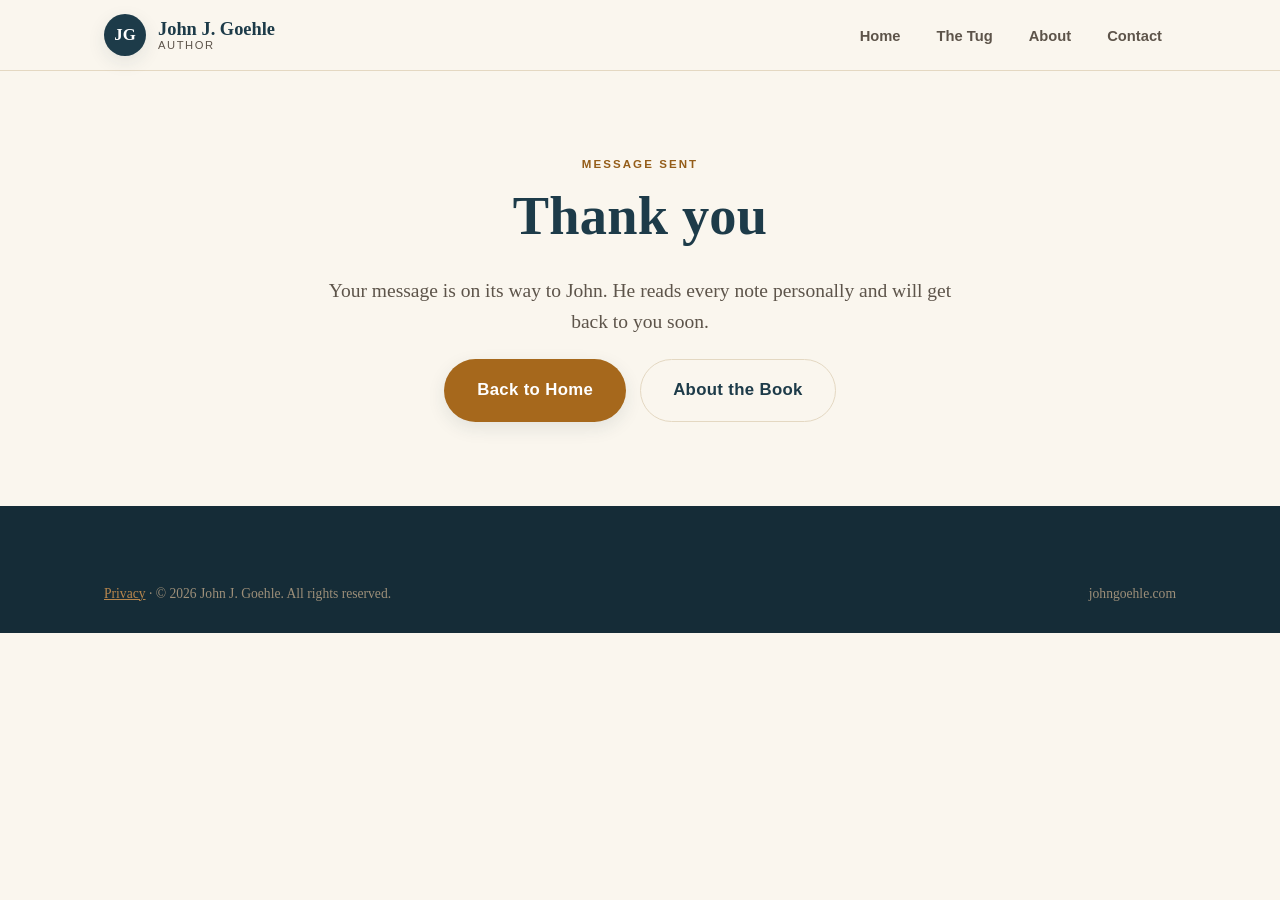
<file: thank-you.html>
<!DOCTYPE html>
<html lang="en">
<head>
  <meta charset="UTF-8">
  <meta name="viewport" content="width=device-width, initial-scale=1.0">
  <title>Thank You | John J. Goehle</title>
  <meta name="robots" content="noindex, follow">
  <link rel="icon" type="image/svg+xml" href="/assets/favicon.svg">
  <link rel="stylesheet" href="/css/styles.css?v=20260815b">
  <link rel="canonical" href="https://johngoehle.com/thank-you">
  <meta property="og:title" content="Thank You | John J. Goehle">
  <meta property="og:description" content="">
  <meta property="og:type" content="website">
  <meta property="og:url" content="https://johngoehle.com/thank-you">
  <meta property="og:site_name" content="John J. Goehle, Author">
  <meta property="og:image" content="https://johngoehle.com/assets/the-tug-cover.jpg">
  <meta name="twitter:card" content="summary_large_image">
</head>
<body>


  <a class="skip-link" href="#main">Skip to main content</a>
  <header class="site-header">
    <nav class="nav" aria-label="Primary">
      <a class="brand" href="/">
        <span class="brand__mark">JG</span>
        <span class="brand__text">
          <span class="brand__name">John&nbsp;J.&nbsp;Goehle</span>
          <span class="brand__tag">Author</span>
        </span>
      </a>
      <ul class="nav-links" id="nav-links">
        <li><a href="/">Home</a></li>
        <li><a href="/the-tug">The Tug</a></li>
        <li><a href="/about">About</a></li>
        <li><a href="/contact">Contact</a></li>
      </ul>
    </nav>
  </header>

  <main id="main">

  <section class="section">
    <div class="container center-narrow text-center">
      <p class="eyebrow">Message sent</p>
      <h1>Thank you</h1>
      <p class="lead">Your message is on its way to John. He reads every note personally and will get back to you soon.</p>
      <div class="btn-row" style="justify-content:center;margin-top:18px">
        <a class="btn btn--primary btn--lg" href="/">Back to Home</a>
        <a class="btn btn--ghost btn--lg" href="/the-tug">About the Book</a>
      </div>
    </div>
  </section>

  </main>


  <footer class="site-footer">
    <div class="container">
      <div class="footer-bottom" style="border-top:0;margin-top:0">
        <span><a href="/privacy">Privacy</a> &middot; &copy; 2026 John J. Goehle. All rights reserved.</span>
        <span>johngoehle.com</span>
      </div>
    </div>
  </footer>
</body>
</html>
</file>
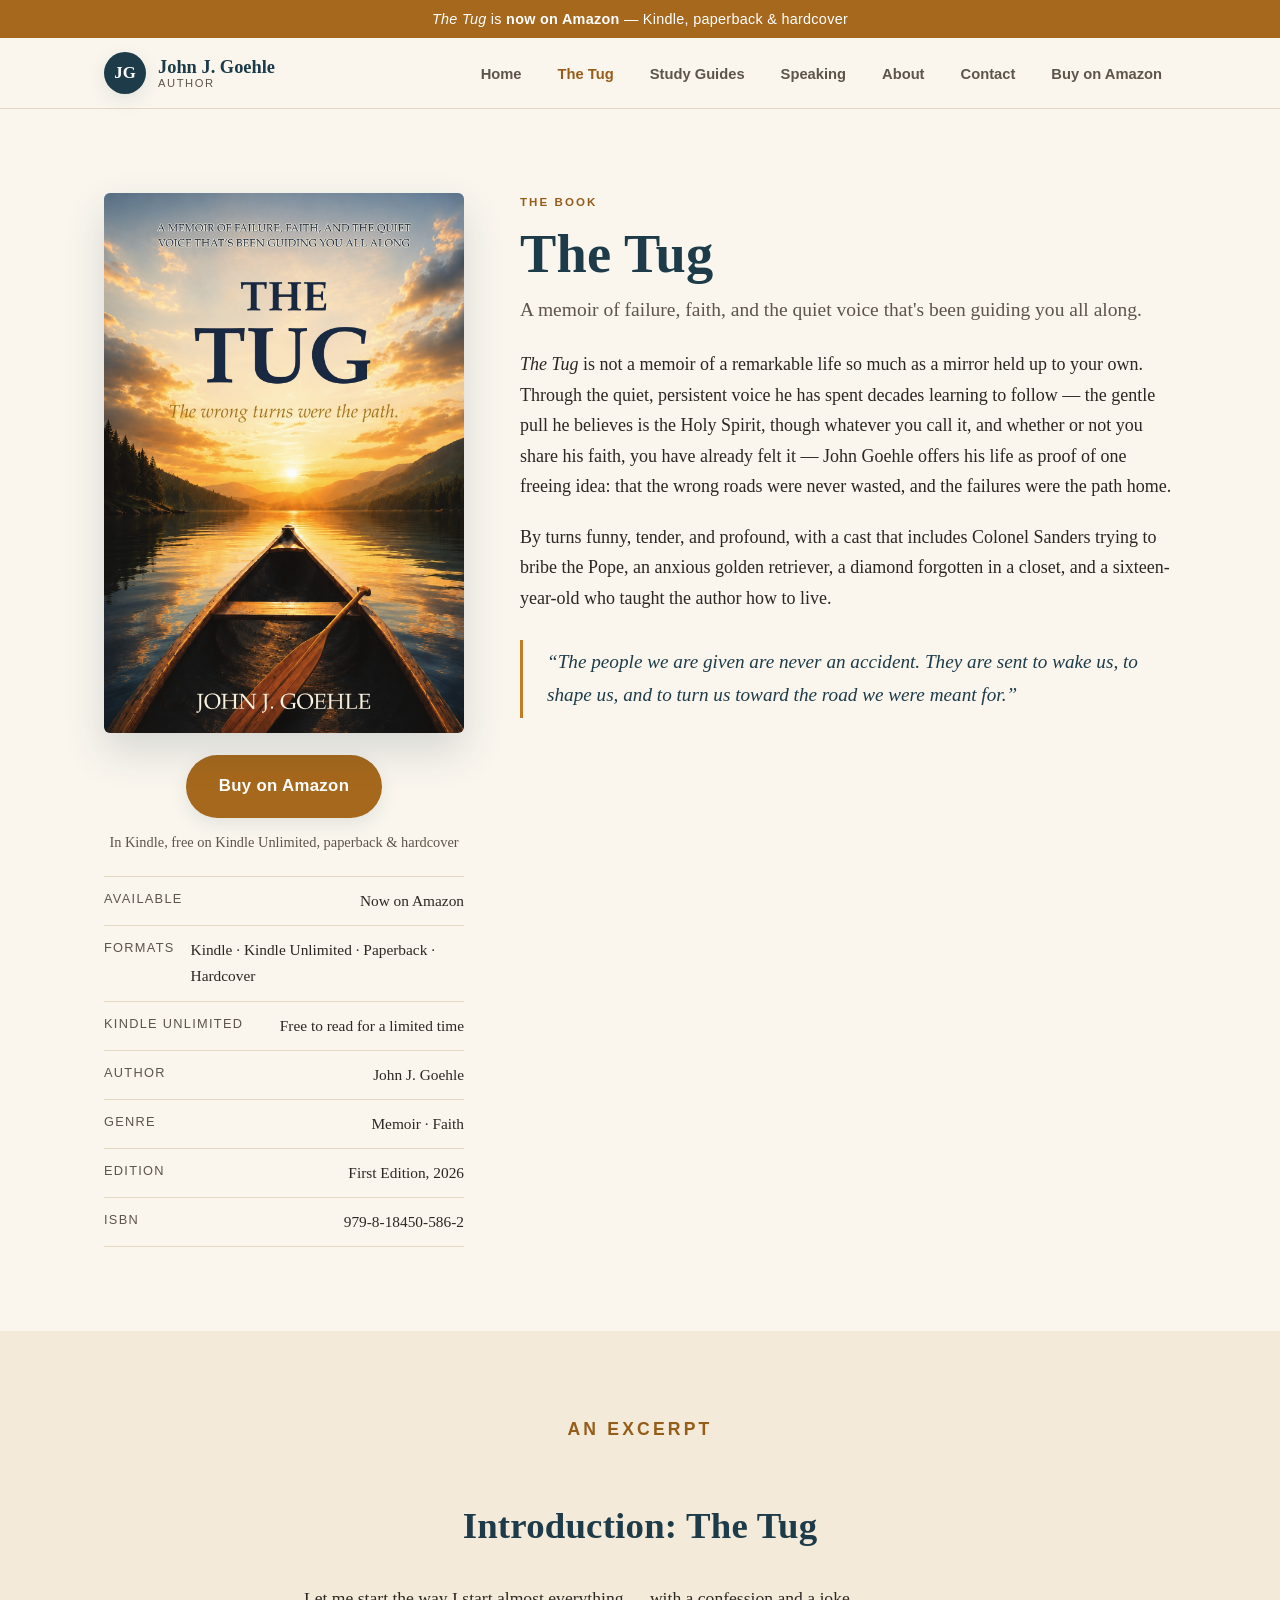
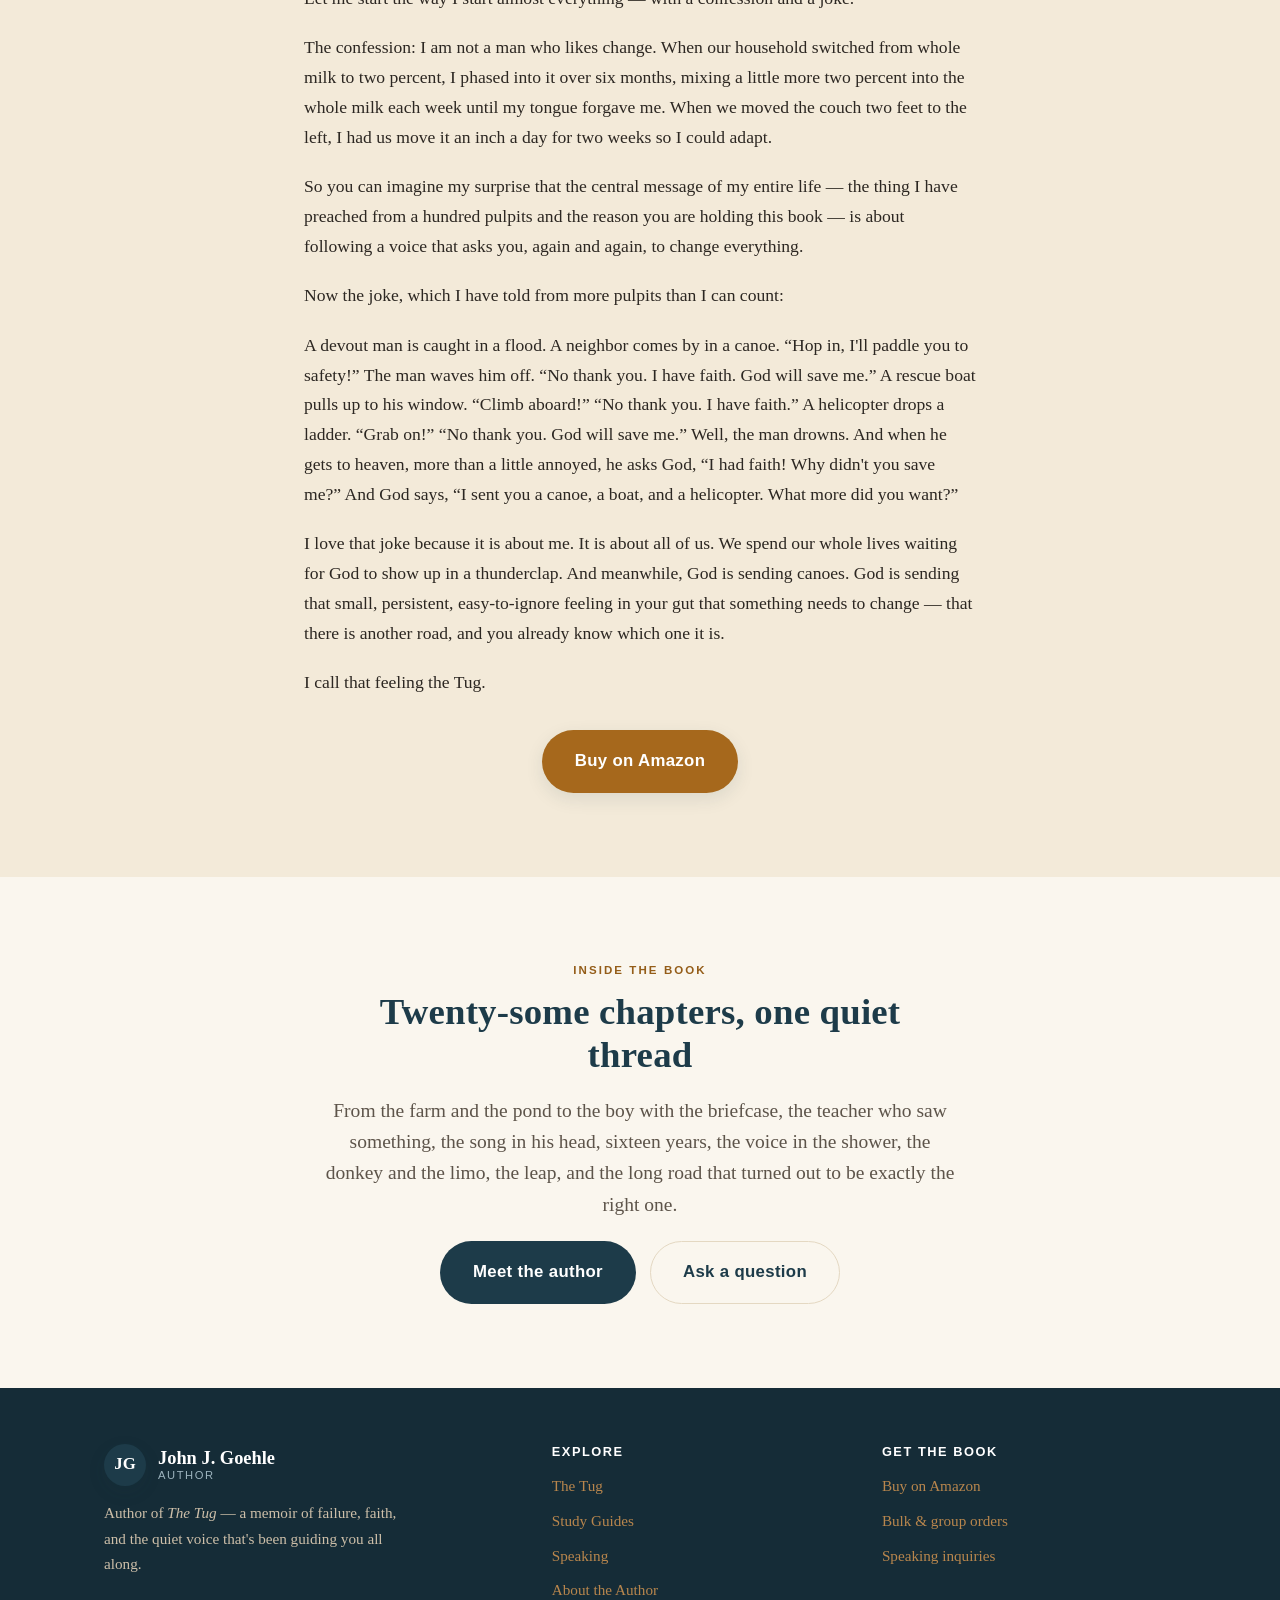
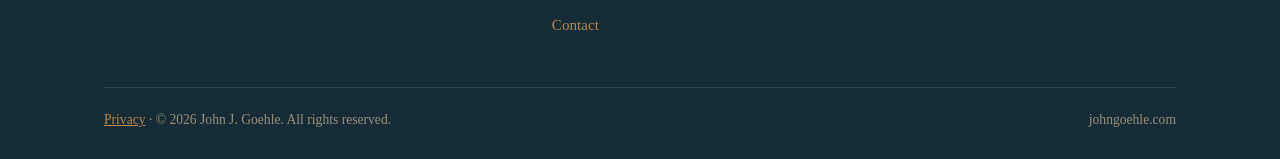
<file: the-tug.html>
<!DOCTYPE html>
<html lang="en">
<head>
  <meta charset="UTF-8">
  <meta name="viewport" content="width=device-width, initial-scale=1.0">
  <title>The Tug | The Book — John J. Goehle</title>
  <meta name="description" content="Read about The Tug by John J. Goehle — a memoir of failure, faith, and the quiet voice that's been guiding you all along. Includes an excerpt and details.">
  <link rel="canonical" href="https://johngoehle.com/the-tug">
  <meta property="og:title" content="The Tug — The Book">
  <meta property="og:description" content="A memoir of failure, faith, and the quiet voice that's been guiding you all along.">
  <meta property="og:type" content="book">
  <meta property="og:image" content="https://johngoehle.com/assets/the-tug-cover.jpg">
  <link rel="icon" type="image/svg+xml" href="/assets/favicon.svg">
  <link rel="stylesheet" href="/css/styles.css?v=20260815b">
  <meta name="robots" content="index, follow, max-image-preview:large">
  <meta property="og:url" content="https://johngoehle.com/the-tug">
  <meta property="og:site_name" content="John J. Goehle, Author">
  <meta name="twitter:card" content="summary_large_image">
  <script type="application/ld+json">{"@context":"https://schema.org","@type":"Book","@id":"https://johngoehle.com/#book","name":"The Tug","author":{"@type":"Person","@id":"https://goehle.net/#person","name":"John J. Goehle","sameAs":["https://www.amazon.com/author/johngoehle","https://goehle.net/"]},"isbn":"9798184505862","inLanguage":"en","datePublished":"2026-08-05","bookEdition":"First Edition","genre":["Memoir","Faith & Inspiration"],"url":"https://johngoehle.com/","image":"https://johngoehle.com/assets/the-tug-cover.jpg","description":"Read about The Tug by John J. Goehle — a memoir of failure, faith, and the quiet voice that's been guiding you all along. Includes an excerpt and details.","offers":{"@type":"Offer","availability":"https://schema.org/InStock","url":"https://www.amazon.com/dp/B0H9GHD57B"}}</script>
  <script type="application/ld+json">{"@context":"https://schema.org","@type":"BreadcrumbList","itemListElement":[{"@type":"ListItem","position":1,"name":"Home","item":"https://johngoehle.com/"},{"@type":"ListItem","position":2,"name":"The Tug","item":"https://johngoehle.com/the-tug"}]}</script>
</head>
<body>


  <a class="skip-link" href="#main">Skip to main content</a>
  <div class="announce"><em>The Tug</em> is <strong>now on Amazon</strong> &mdash; Kindle, paperback &amp; hardcover</div>

  <header class="site-header">
    <nav class="nav" aria-label="Primary">
      <a class="brand" href="/">
        <span class="brand__mark">JG</span>
        <span class="brand__text">
          <span class="brand__name">John&nbsp;J.&nbsp;Goehle</span>
          <span class="brand__tag">Author</span>
        </span>
      </a>
      <button class="nav-toggle" aria-label="Toggle menu" aria-expanded="false" aria-controls="nav-links">&#9776;</button>
      <ul class="nav-links" id="nav-links">
        <li><a href="/">Home</a></li>
        <li><a href="/the-tug" class="active" aria-current="page">The Tug</a></li>
        <li><a href="/study-guides">Study Guides</a></li>
        <li><a href="/speaking">Speaking</a></li>
        <li><a href="/about">About</a></li>
        <li><a href="/contact">Contact</a></li>
        <li><a href="https://www.amazon.com/dp/B0H9GHD57B" target="_blank" rel="noopener">Buy on Amazon</a></li>
      </ul>
    </nav>
  </header>

  <main id="main">

  <!-- FEATURE -->
  <section class="section">
    <div class="container">
      <div class="feature__grid">
        <div class="feature__cover">
          <div class="cover-frame">
            <img src="/assets/the-tug-cover.jpg" alt="The Tug book cover" width="1200" height="1800">
          </div>
          <div id="buy" class="btn-row" style="margin-top:22px;justify-content:center">
            <a class="btn btn--primary btn--lg" href="https://www.amazon.com/dp/B0H9GHD57B" target="_blank" rel="noopener">Buy on Amazon</a>
          </div>
          <p style="text-align:center;font-size:.9rem;color:var(--ink-soft);margin:12px 0 0">In Kindle, free on Kindle Unlimited, paperback &amp; hardcover</p>
          <ul class="meta-list">
            <li><span>Available</span><span>Now on Amazon</span></li>
            <li><span>Formats</span><span>Kindle &middot; Kindle Unlimited &middot; Paperback &middot; Hardcover</span></li>
            <li><span>Kindle Unlimited</span><span>Free to read for a limited time</span></li>
            <li><span>Author</span><span>John J. Goehle</span></li>
            <li><span>Genre</span><span>Memoir &middot; Faith</span></li>
            <li><span>Edition</span><span>First Edition, 2026</span></li>
            <li><span>ISBN</span><span>979-8-18450-586-2</span></li>
          </ul>
        </div>
        <div>
          <p class="eyebrow">The Book</p>
          <h1 style="margin-bottom:.15em">The Tug</h1>
          <p class="lead" style="margin-bottom:1.2em">A memoir of failure, faith, and the quiet voice that's been guiding you all along.</p>

          <p><em>The Tug</em> is not a memoir of a remarkable life so much as a mirror held up to your own. Through the quiet, persistent voice he has spent decades learning to follow&nbsp;— the gentle pull he believes is the Holy Spirit, though whatever you call it, and whether or not you share his faith, you have already felt it&nbsp;— John Goehle offers his life as proof of one freeing idea: that the wrong roads were never wasted, and the failures were the path home.</p>

          <p>By turns funny, tender, and profound, with a cast that includes Colonel Sanders trying to bribe the Pope, an anxious golden retriever, a diamond forgotten in a closet, and a sixteen-year-old who taught the author how to live.</p>

          <blockquote style="margin:1.4em 0;padding:6px 0 6px 24px;border-left:3px solid var(--amber);font-style:italic;color:var(--teal);font-size:1.2rem">
            &ldquo;The people we are given are never an accident. They are sent to wake us, to shape us, and to turn us toward the road we were meant for.&rdquo;
          </blockquote>
        </div>
      </div>
    </div>
  </section>

  <!-- EXCERPT -->
  <section class="section section--alt">
    <div class="container prose">
      <p class="eyebrow text-center">An Excerpt</p>
      <h2 class="text-center" style="margin-bottom:1em">Introduction: The Tug</h2>

      <p>Let me start the way I start almost everything&nbsp;— with a confession and a joke.</p>

      <p>The confession: I am not a man who likes change. When our household switched from whole milk to two percent, I phased into it over six months, mixing a little more two percent into the whole milk each week until my tongue forgave me. When we moved the couch two feet to the left, I had us move it an inch a day for two weeks so I could adapt.</p>

      <p>So you can imagine my surprise that the central message of my entire life&nbsp;— the thing I have preached from a hundred pulpits and the reason you are holding this book&nbsp;— is about following a voice that asks you, again and again, to change everything.</p>

      <p>Now the joke, which I have told from more pulpits than I can count:</p>

      <p>A devout man is caught in a flood. A neighbor comes by in a canoe. &ldquo;Hop in, I'll paddle you to safety!&rdquo; The man waves him off. &ldquo;No thank you. I have faith. God will save me.&rdquo; A rescue boat pulls up to his window. &ldquo;Climb aboard!&rdquo; &ldquo;No thank you. I have faith.&rdquo; A helicopter drops a ladder. &ldquo;Grab on!&rdquo; &ldquo;No thank you. God will save me.&rdquo; Well, the man drowns. And when he gets to heaven, more than a little annoyed, he asks God, &ldquo;I had faith! Why didn't you save me?&rdquo; And God says, &ldquo;I sent you a canoe, a boat, and a helicopter. What more did you want?&rdquo;</p>

      <p>I love that joke because it is about me. It is about all of us. We spend our whole lives waiting for God to show up in a thunderclap. And meanwhile, God is sending canoes. God is sending that small, persistent, easy-to-ignore feeling in your gut that something needs to change&nbsp;— that there is another road, and you already know which one it is.</p>

      <p>I call that feeling the Tug.</p>

      <div class="btn-row" style="justify-content:center;margin-top:32px">
        <a class="btn btn--primary btn--lg" href="https://www.amazon.com/dp/B0H9GHD57B" target="_blank" rel="noopener">Buy on Amazon</a>
      </div>
    </div>
  </section>

  <!-- INSIDE -->
  <section class="section">
    <div class="container center-narrow text-center">
      <p class="eyebrow">Inside the book</p>
      <h2>Twenty-some chapters, one quiet thread</h2>
      <p class="lead">From the farm and the pond to the boy with the briefcase, the teacher who saw something, the song in his head, sixteen years, the voice in the shower, the donkey and the limo, the leap, and the long road that turned out to be exactly the right one.</p>
      <div class="btn-row" style="justify-content:center;margin-top:10px">
        <a class="btn btn--solid btn--lg" href="/about">Meet the author</a>
        <a class="btn btn--ghost btn--lg" href="/contact">Ask a question</a>
      </div>
    </div>
  </section>

  </main>


  <footer class="site-footer">
    <div class="container">
      <div class="footer-grid">
        <div>
          <a class="brand" href="/" style="margin-bottom:14px">
            <span class="brand__mark">JG</span>
            <span class="brand__text">
              <span class="brand__name" style="color:#fff">John J. Goehle</span>
              <span class="brand__tag" style="color:#9db4be">Author</span>
            </span>
          </a>
          <p style="max-width:40ch">Author of <em>The Tug</em> — a memoir of failure, faith, and the quiet voice that's been guiding you all along.</p>
        </div>
        <div>
          <h3>Explore</h3>
          <ul class="footer-links">
            <li><a href="/the-tug" aria-current="page">The Tug</a></li>
            <li><a href="/study-guides">Study Guides</a></li>
            <li><a href="/speaking">Speaking</a></li>
            <li><a href="/about">About the Author</a></li>
            <li><a href="/contact">Contact</a></li>
          </ul>
        </div>
        <div>
          <h3>Get the Book</h3>
          <ul class="footer-links">
            <li><a href="https://www.amazon.com/dp/B0H9GHD57B" target="_blank" rel="noopener">Buy on Amazon</a></li>
            <li><a href="/contact?reason=Bulk%20%2F%20group%20order">Bulk &amp; group orders</a></li>
            <li><a href="/contact?reason=Speaking%20inquiry">Speaking inquiries</a></li>
          </ul>
        </div>
      </div>
      <div class="footer-bottom">
        <span><a href="/privacy">Privacy</a> &middot; &copy; 2026 John J. Goehle. All rights reserved.</span>
        <span>johngoehle.com</span>
      </div>
    </div>
  </footer>

  <script>
    var t = document.querySelector('.nav-toggle');
    var m = document.querySelector('.nav-links');
    if (t) t.addEventListener('click', function () {
      var open = m.classList.toggle('open');
      t.setAttribute('aria-expanded', open);
    });
  </script>
</body>
</html>
</file>
<file: css/styles.css>
/* ============================================================
   The Tug — johngoehle.com
   Warm, literary theme. Palette drawn from the book cover:
   sunrise amber, lake teal-navy, warm cream paper, ink.
   Plain CSS, no build step.
   ============================================================ */

:root{
  --paper:      #faf6ee;   /* warm cream background      */
  --paper-2:    #f3ead9;   /* slightly deeper cream band */
  --ink:        #2c2722;   /* body text                  */
  --ink-soft:   #5d544a;   /* muted text                 */
  --amber:      #c47b22;   /* sunrise gold (primary)     */
  --amber-deep: #995c17;   /* hover / links (AA on cream) */
  --amber-ink:  #945d19;   /* small accent text (AA)      */
  --amber-btn:  #a6681c;   /* button fill w/ white text   */
  --teal:       #1d3b49;   /* deep lake navy             */
  --teal-deep:  #152c37;   /* footer / hero base         */
  --line:       #e4d8c2;   /* hairline borders           */
  --maxw:       1120px;
  --shadow:     0 18px 40px rgba(29,59,73,.16);
  --shadow-sm:  0 6px 18px rgba(29,59,73,.10);
}

*{box-sizing:border-box}
html{scroll-behavior:smooth}
body{
  margin:0;
  background:var(--paper);
  color:var(--ink);
  font-family:"Iowan Old Style","Palatino Linotype",Palatino,Georgia,"Times New Roman",serif;
  font-size:18px;
  line-height:1.7;
  -webkit-font-smoothing:antialiased;
  text-rendering:optimizeLegibility;
}
img{max-width:100%;display:block}
a{color:var(--amber-deep);text-decoration:none}
a:hover{text-decoration:underline}

h1,h2,h3,h4{
  font-family:"Iowan Old Style",Georgia,"Times New Roman",serif;
  color:var(--teal);
  line-height:1.18;
  margin:0 0 .5em;
  font-weight:600;
  letter-spacing:.2px;
}
h1{font-size:clamp(2.1rem,5vw,3.4rem)}
h2{font-size:clamp(1.6rem,3.4vw,2.3rem)}
h3{font-size:1.3rem}
p{margin:0 0 1.1em}

.container{max-width:var(--maxw);margin:0 auto;padding:0 24px}
.section{padding:84px 0}
.section--tight{padding:46px 0}
.section--alt{background:var(--paper-2)}
.text-center{text-align:center}
.center-narrow{max-width:680px;margin-left:auto;margin-right:auto}
.lead{font-size:1.22rem;color:var(--ink-soft);line-height:1.6}
.eyebrow{
  font-family:"Helvetica Neue",Arial,sans-serif;
  text-transform:uppercase;
  letter-spacing:.18em;
  font-size:.72rem;
  font-weight:700;
  color:var(--amber-ink);
  margin:0 0 .8em;
}

/* ---------- Buttons ---------- */
.btn{
  display:inline-block;
  font-family:"Helvetica Neue",Arial,sans-serif;
  font-weight:600;
  font-size:.95rem;
  letter-spacing:.02em;
  padding:13px 24px;
  border-radius:999px;
  border:1.5px solid transparent;
  cursor:pointer;
  transition:transform .12s ease,background .2s ease,color .2s ease,box-shadow .2s ease;
}
.btn:hover{text-decoration:none;transform:translateY(-1px)}
.btn--primary{background:var(--amber-btn);color:#fff;box-shadow:var(--shadow-sm)}
.btn--primary:hover{background:var(--amber-deep);color:#fff}
.btn--solid{background:var(--teal);color:#fff}
.btn--solid:hover{background:var(--teal-deep);color:#fff}
.btn--ghost{background:transparent;border-color:var(--line);color:var(--teal)}
.btn--ghost:hover{border-color:var(--amber);color:var(--amber-deep)}
.btn--lg{padding:16px 32px;font-size:1.05rem}
.btn-row{display:flex;gap:14px;flex-wrap:wrap;align-items:center}

/* ---------- Announcement bar ---------- */
.announce{
  background:var(--amber-btn);color:#fff;text-align:center;
  font-family:"Helvetica Neue",Arial,sans-serif;font-size:.9rem;
  letter-spacing:.02em;padding:9px 16px;line-height:1.4;
}
.announce strong{font-weight:700}
.announce em{font-style:italic}
.announce a{color:#fff;text-decoration:underline}

/* ---------- Header / Nav ---------- */
.site-header{
  position:sticky;top:0;z-index:50;
  background:rgba(250,246,238,.92);
  backdrop-filter:saturate(140%) blur(8px);
  border-bottom:1px solid var(--line);
}
.nav{display:flex;align-items:center;justify-content:space-between;gap:18px;padding:14px 24px;max-width:var(--maxw);margin:0 auto}
.brand{display:flex;align-items:center;gap:12px;color:var(--teal)}
.brand:hover{text-decoration:none}
.brand__mark{
  width:42px;height:42px;border-radius:50%;
  display:grid;place-items:center;
  background:var(--teal);color:#fff;
  font-family:Georgia,serif;font-weight:700;font-size:1.05rem;
  box-shadow:var(--shadow-sm);
}
.brand__text{display:flex;flex-direction:column;line-height:1.1}
.brand__name{font-family:Georgia,serif;font-weight:600;font-size:1.15rem;color:var(--teal)}
.brand__tag{font-family:"Helvetica Neue",Arial,sans-serif;font-size:.7rem;letter-spacing:.14em;text-transform:uppercase;color:var(--ink-soft)}
.nav-links{display:flex;gap:8px;list-style:none;margin:0;padding:0;align-items:center}
.nav-links a{
  font-family:"Helvetica Neue",Arial,sans-serif;
  font-size:.92rem;font-weight:600;color:var(--ink-soft);
  padding:8px 14px;border-radius:999px;
}
.nav-links a:hover{color:var(--teal);background:var(--paper-2);text-decoration:none}
.nav-links a.active{color:var(--amber-deep)}
.nav-toggle{display:none;background:none;border:0;font-size:1.5rem;color:var(--teal);cursor:pointer}

/* ---------- Hero ---------- */
.hero{
  position:relative;
  background:
    linear-gradient(180deg,rgba(21,44,55,.78),rgba(21,44,55,.86)),
    radial-gradient(120% 120% at 80% 0%,#3a6177 0%,#1d3b49 45%,#152c37 100%);
  color:#f5ede0;
  padding:96px 0 104px;
}
.hero__grid{display:grid;grid-template-columns:1.2fr .85fr;gap:56px;align-items:center}
.hero h1{color:#fff}
.hero .lead{color:#e7dcc9}
.hero .eyebrow{color:#e3b566}
.hero__art{display:flex;justify-content:center}
.hero__art img{
  width:300px;border-radius:6px;
  box-shadow:0 30px 60px rgba(0,0,0,.45);
  transform:rotate(-2.5deg);
  transition:transform .3s ease;
}
.hero__art img:hover{transform:rotate(0deg) translateY(-4px)}

/* ---------- Pull quote ---------- */
.pull{
  background:var(--paper-2);
  border-top:1px solid var(--line);border-bottom:1px solid var(--line);
}
.pull blockquote{
  margin:0 auto;max-width:760px;text-align:center;
  font-size:clamp(1.4rem,3vw,2rem);
  line-height:1.4;color:var(--teal);font-style:italic;
}
.pull cite{display:block;margin-top:18px;font-size:.95rem;font-style:normal;color:var(--amber-deep);letter-spacing:.04em}

/* ---------- Book feature (two column) ---------- */
.feature__grid{display:grid;grid-template-columns:360px 1fr;gap:56px;align-items:start}
.feature__cover img{border-radius:6px;box-shadow:var(--shadow);width:100%}
.cover-frame{position:relative}
.meta-list{list-style:none;margin:22px 0 0;padding:0;border-top:1px solid var(--line)}
.meta-list li{display:flex;justify-content:space-between;gap:16px;padding:11px 0;border-bottom:1px solid var(--line);font-size:.96rem}
.meta-list li span:first-child{color:var(--ink-soft);font-family:"Helvetica Neue",Arial,sans-serif;font-size:.8rem;letter-spacing:.1em;text-transform:uppercase}

/* ---------- Cards ---------- */
.grid-3{display:grid;grid-template-columns:repeat(3,1fr);gap:26px}
.card{
  background:#fff;border:1px solid var(--line);border-radius:14px;
  padding:30px 26px;box-shadow:var(--shadow-sm);
}
.card h3{display:flex;align-items:center;gap:10px}
.card__icon{color:var(--amber)}
.card p{margin:0;color:var(--ink-soft);font-size:1rem}

/* ---------- Stats band ---------- */
.band{background:var(--teal);color:#f3ead9}
.stats{display:grid;grid-template-columns:repeat(3,1fr);gap:24px;text-align:center}
.stat__num{font-family:Georgia,serif;font-size:1.7rem;color:#fff;font-weight:600}
.stat__label{font-family:"Helvetica Neue",Arial,sans-serif;font-size:.82rem;letter-spacing:.06em;color:#bcd0db;text-transform:uppercase;margin-top:4px}

/* ---------- Page head ---------- */
.pagehead{
  background:linear-gradient(180deg,#1d3b49,#152c37);
  color:#f3ead9;padding:64px 0 56px;
}
.pagehead h1{color:#fff}
.pagehead p{color:#d7c9b2;max-width:64ch;margin:0}
.pagehead .eyebrow,.hero .eyebrow{color:#e3b566}

/* ---------- Prose ---------- */
.prose{max-width:720px;margin:0 auto}
.prose h2{margin-top:1.6em}
.prose p{font-size:1.1rem}
.prose blockquote{
  margin:1.6em 0;padding:6px 0 6px 24px;
  border-left:3px solid var(--amber);
  font-style:italic;color:var(--teal);font-size:1.2rem;
}

/* ---------- About author ---------- */
.author__grid{display:grid;grid-template-columns:260px 1fr;gap:48px;align-items:start}
.author__photo img{
  width:100%;border-radius:14px;box-shadow:var(--shadow);
  object-fit:cover;aspect-ratio:4/5;object-position:center top;
}

/* ---------- Form ---------- */
.grid-2{display:grid;grid-template-columns:1.2fr .8fr;gap:48px;align-items:start}
.form-grid{display:grid;gap:18px;margin-top:8px}
.field{display:flex;flex-direction:column;gap:6px}
.field label{font-family:"Helvetica Neue",Arial,sans-serif;font-size:.8rem;letter-spacing:.08em;text-transform:uppercase;color:var(--ink-soft);font-weight:700}
.field input,.field select,.field textarea{
  font-family:inherit;font-size:1rem;color:var(--ink);
  background:#fff;border:1.5px solid var(--line);border-radius:10px;
  padding:12px 14px;width:100%;
}
.field input:focus,.field select:focus,.field textarea:focus{outline:none;border-color:var(--amber)}
.mt-0{margin-top:0}.mb-0{margin-bottom:0}

/* ---------- Footer ---------- */
.site-footer{background:var(--teal-deep);color:#cdbfa9;padding:56px 0 28px;font-size:.95rem}
.footer-grid{display:grid;grid-template-columns:1.4fr 1fr 1fr;gap:36px}
.site-footer :is(h2,h3,h4){color:#fff;font-family:"Helvetica Neue",Arial,sans-serif;font-size:.8rem;letter-spacing:.12em;text-transform:uppercase;margin:0 0 14px}
.footer-links{list-style:none;margin:0;padding:0}
.footer-links li{margin-bottom:9px}
.footer-links a{color:#cdbfa9}
.footer-links a:hover{color:#fff}
.footer-bottom{display:flex;justify-content:space-between;flex-wrap:wrap;gap:10px;border-top:1px solid rgba(255,255,255,.12);margin-top:40px;padding-top:20px;color:#9d8f79;font-size:.85rem}

/* ---------- Responsive ---------- */
@media(max-width:860px){
  .nav-toggle{display:block}
  .nav-links{
    position:absolute;top:100%;left:0;right:0;
    flex-direction:column;align-items:stretch;gap:0;
    background:var(--paper);border-bottom:1px solid var(--line);
    padding:8px 16px 16px;display:none;
  }
  .nav-links.open{display:flex}
  .nav-links a{padding:12px 8px;border-radius:8px}
  .hero__grid,.feature__grid,.author__grid,.grid-2{grid-template-columns:1fr}
  .hero__art{order:-1}
  .hero__art img{width:230px}
  .grid-3,.stats,.footer-grid{grid-template-columns:1fr}
  .feature__cover{max-width:300px;margin:0 auto}
  .section{padding:60px 0}
}

/* ---------- Accessibility: skip link ---------- */
.skip-link{position:absolute;left:-9999px;top:0;z-index:1000;padding:12px 18px;
  background:#fff;color:#111;font-weight:700;text-decoration:none;
  border:2px solid currentColor;border-radius:0 0 8px 0}
.skip-link:focus{left:0}
:focus-visible{outline:3px solid currentColor;outline-offset:2px}

.h-card{font-size:1.3rem}

/* Footer is dark: links need a light accent to stay legible (AA). */
.site-footer a{color:#b8864d}
.site-footer a:hover{color:#d9ab74}

/* Links inside running text must not rely on colour alone (WCAG 1.4.1). */
p a, .prose li a, blockquote a, figcaption a, .form-note a{text-decoration:underline}
.btn, .nav-links a, .site-footer nav a{text-decoration:none}

.site-footer .footer-bottom a, .site-footer-bottom a, footer span a{text-decoration:underline}

/* ---------- Responsive safety net ----------
   Grid and flex children default to min-width:auto, so a wide child (a long word,
   a nowrap label, a fixed-width image) can force a track wider than the viewport
   and scroll the whole page sideways. These caps stop that at the source. */
.grid-2 > *, .grid-3 > *, .form-grid > *, .hero__grid > *,
[class*="-grid"] > * { min-width: 0; }
img, video, iframe, table { max-width: 100%; }
input, select, textarea { max-width: 100%; box-sizing: border-box; }
select { width: 100%; }
pre, code { overflow-wrap: anywhere; }

/* Two-up field rows must stack on narrow screens. */
.pair-grid { display: grid; grid-template-columns: 1fr 1fr; }
@media (max-width: 560px) { .pair-grid { grid-template-columns: 1fr; } }

/* ---------- Intrinsic image dimensions: preserve aspect ratio ----------
   The width/height attributes we set to stop layout shift are also
   presentational hints, so a CSS rule that sets only `width` leaves the
   attribute height in force and squashes the image. :where() gives this
   zero specificity, so it overrides the presentational hint but still
   loses to any real rule that sets height on purpose. */
:where(img[width][height]) { height: auto; }
</file>
